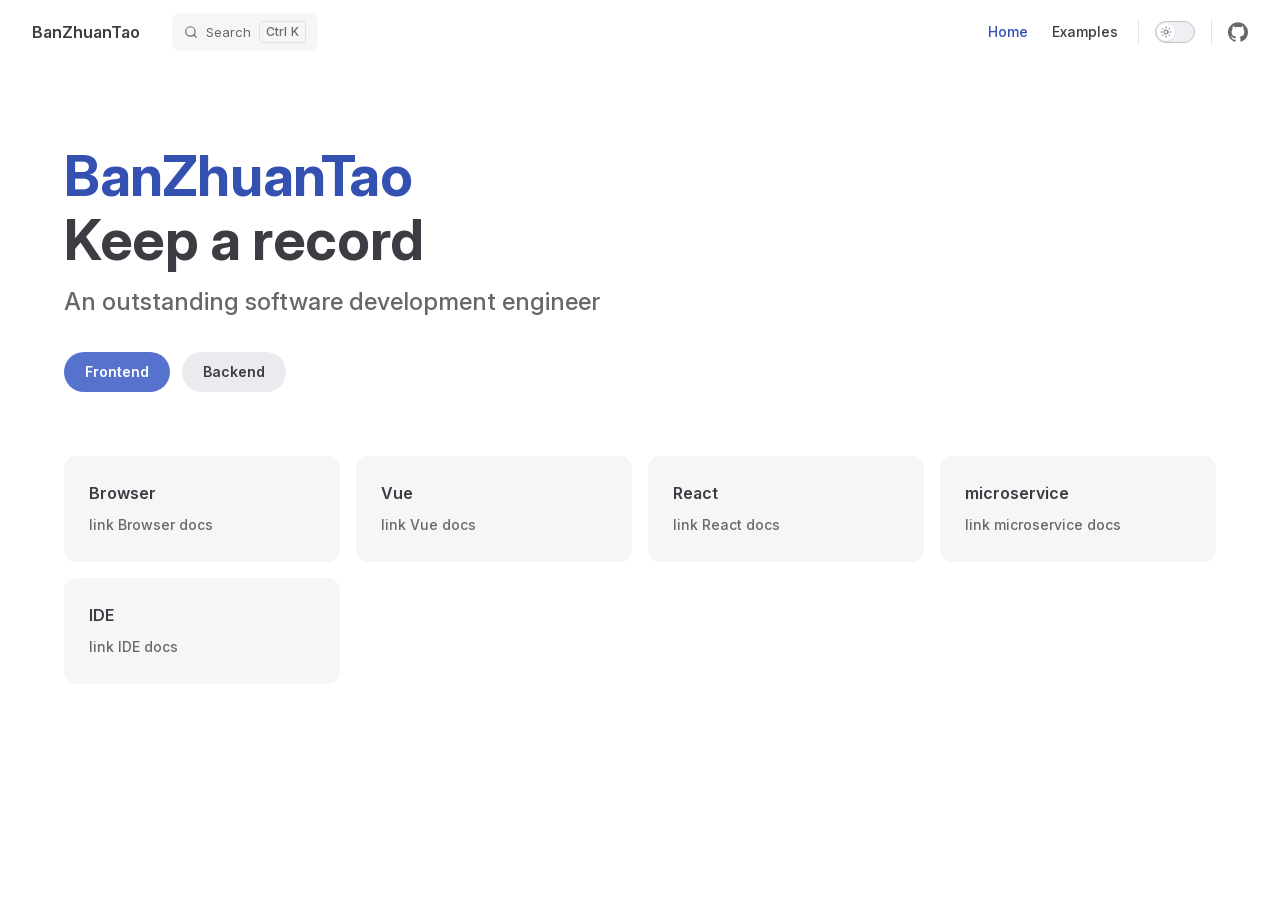
<file: index.html>
<!DOCTYPE html>
<html lang="en-US" dir="ltr">
  <head>
    <meta charset="utf-8">
    <meta name="viewport" content="width=device-width,initial-scale=1">
    <title>BanZhuanTao</title>
    <meta name="description" content="Learn programming">
    <meta name="generator" content="VitePress v2.0.0-alpha.17">
    <link rel="preload stylesheet" href="/assets/style.CLHG4H7d.css" as="style">
    <link rel="preload stylesheet" href="/vp-icons.css" as="style">
    
    <script type="module" src="/assets/app.BtGxrRI4.js"></script>
    <link rel="preload" href="/assets/inter-roman-latin.Cy4MYw_J.woff2" as="font" type="font/woff2" crossorigin="">
    <link rel="modulepreload" href="/assets/chunks/plugin-vue_export-helper.CWFOuxSp.js">
    <link rel="modulepreload" href="/assets/chunks/preload-helper.Be1fNvrY.js">
    <link rel="modulepreload" href="/assets/chunks/client.DZbG8K70.js">
    <link rel="modulepreload" href="/assets/chunks/runtime-core.esm-bundler.D9jJG0IN.js">
    <link rel="modulepreload" href="/assets/index.md.DDW9Q489.lean.js">
    <script id="check-dark-mode">(()=>{let e=localStorage.getItem(`vitepress-theme-appearance`)||`auto`,t=window.matchMedia(`(prefers-color-scheme: dark)`).matches;(!e||e===`auto`?t:e===`dark`)&&document.documentElement.classList.add(`dark`)})();</script>
    <script id="check-mac-os">document.documentElement.classList.toggle(`mac`,/Mac|iPhone|iPod|iPad/i.test(navigator.platform));</script>
  </head>
  <body>
    <div id="app"><div class="Layout" data-v-26cc9ad7><!--[--><!--]--><!--[--><span tabindex="-1" data-v-3b183302></span><a href="#VPContent" class="VPSkipLink visually-hidden" data-v-3b183302>Skip to content</a><!--]--><!----><header class="VPNav" data-v-26cc9ad7 data-v-e6b369bb><div class="VPNavBar home top" data-v-e6b369bb data-v-cee0b825><div class="wrapper" data-v-cee0b825><div class="container" data-v-cee0b825><div class="title" data-v-cee0b825><div class="VPNavBarTitle" data-v-cee0b825 data-v-acf572a1><a class="title" href="/" data-v-acf572a1><!--[--><!--]--><!----><span data-v-acf572a1>BanZhuanTao</span><!--[--><!--]--></a></div></div><div class="content" data-v-cee0b825><div class="content-body" data-v-cee0b825><!--[--><!--]--><div class="VPNavBarSearch search" data-v-cee0b825 data-v-5aafb0ab><!--[--><button type="button" class="VPNavBarSearchButton" aria-label="Search" aria-keyshortcuts="/ control+k meta+k" data-v-5aafb0ab data-v-20d44383><span class="vpi-search" aria-hidden="true" data-v-20d44383></span><span class="text" data-v-20d44383>Search</span><span class="keys" aria-hidden="true" data-v-20d44383><kbd class="key-cmd" data-v-20d44383>⌘</kbd><kbd class="key-ctrl" data-v-20d44383>Ctrl</kbd><kbd data-v-20d44383>K</kbd></span></button><!----><!--]--></div><nav aria-labelledby="main-nav-aria-label" class="VPNavBarMenu menu" data-v-cee0b825 data-v-2003a9fb><span id="main-nav-aria-label" class="visually-hidden" data-v-2003a9fb> Main Navigation </span><!--[--><!--[--><a class="VPLink link VPNavBarMenuLink active" href="/" tabindex="0" data-v-2003a9fb data-v-0ca82a2a><!--[--><span data-v-0ca82a2a>Home</span><!--]--></a><!--]--><!--[--><a class="VPLink link VPNavBarMenuLink" href="/markdown-examples.html" tabindex="0" data-v-2003a9fb data-v-0ca82a2a><!--[--><span data-v-0ca82a2a>Examples</span><!--]--></a><!--]--><!--]--></nav><!----><div class="VPNavBarAppearance appearance" data-v-cee0b825 data-v-66690546><button class="VPSwitch VPSwitchAppearance" type="button" role="switch" title aria-checked="false" data-v-66690546 data-v-f1c967fe data-v-5fdad39d><span class="check" data-v-5fdad39d><span class="icon" data-v-5fdad39d><!--[--><span class="vpi-sun sun" data-v-f1c967fe></span><span class="vpi-moon moon" data-v-f1c967fe></span><!--]--></span></span></button></div><div class="VPSocialLinks VPNavBarSocialLinks social-links" data-v-cee0b825 data-v-51cd24ef data-v-c5395a85><!--[--><a class="VPSocialLink no-icon" href="https://github.com/banzhuantao/banzhuantao.github.io" aria-label="github" target="_blank" rel="me noopener" data-v-c5395a85 data-v-8394ac6b><span class="vpi-social-github"></span></a><!--]--></div><div class="VPFlyout VPNavBarExtra extra" data-v-cee0b825 data-v-601f4626 data-v-3fb5cbc6><button type="button" class="button" aria-haspopup="true" aria-expanded="false" aria-label="extra navigation" data-v-3fb5cbc6><span class="vpi-more-horizontal icon" data-v-3fb5cbc6></span></button><div class="menu" data-v-3fb5cbc6><div class="VPMenu" data-v-3fb5cbc6 data-v-09484115><!----><!--[--><!--[--><!----><div class="group" data-v-601f4626><div class="item appearance" data-v-601f4626><p class="label" data-v-601f4626>Appearance</p><div class="appearance-action" data-v-601f4626><button class="VPSwitch VPSwitchAppearance" type="button" role="switch" title aria-checked="false" data-v-601f4626 data-v-f1c967fe data-v-5fdad39d><span class="check" data-v-5fdad39d><span class="icon" data-v-5fdad39d><!--[--><span class="vpi-sun sun" data-v-f1c967fe></span><span class="vpi-moon moon" data-v-f1c967fe></span><!--]--></span></span></button></div></div></div><div class="group" data-v-601f4626><div class="item social-links" data-v-601f4626><div class="VPSocialLinks social-links-list" data-v-601f4626 data-v-c5395a85><!--[--><a class="VPSocialLink no-icon" href="https://github.com/banzhuantao/banzhuantao.github.io" aria-label="github" target="_blank" rel="me noopener" data-v-c5395a85 data-v-8394ac6b><span class="vpi-social-github"></span></a><!--]--></div></div></div><!--]--><!--]--></div></div></div><!--[--><!--]--><button type="button" class="VPNavBarHamburger hamburger" aria-label="mobile navigation" aria-expanded="false" aria-controls="VPNavScreen" data-v-cee0b825 data-v-e5d14b28><span class="container" data-v-e5d14b28><span class="top" data-v-e5d14b28></span><span class="middle" data-v-e5d14b28></span><span class="bottom" data-v-e5d14b28></span></span></button></div></div></div></div><div class="divider" data-v-cee0b825><div class="divider-line" data-v-cee0b825></div></div></div><!----></header><!----><!----><div class="VPContent is-home" id="VPContent" data-v-26cc9ad7 data-v-2e70f1a4><div class="VPHome" data-v-2e70f1a4 data-v-d5460950><!--[--><!--]--><div class="VPHero VPHomeHero" data-v-d5460950 data-v-df2a9f4b><div class="container" data-v-df2a9f4b><div class="main" data-v-df2a9f4b><!--[--><!--]--><!--[--><h1 class="heading" data-v-df2a9f4b><span class="name clip" data-v-df2a9f4b>BanZhuanTao</span><span class="text" data-v-df2a9f4b>Keep a record</span></h1><p class="tagline" data-v-df2a9f4b>An outstanding software development engineer</p><!--]--><!--[--><!--]--><div class="actions" data-v-df2a9f4b><!--[--><!--]--><!--[--><div class="action" data-v-df2a9f4b><a class="VPButton medium brand" data-v-df2a9f4b data-v-228b9a45><!--[-->Frontend<!--]--></a></div><div class="action" data-v-df2a9f4b><a class="VPButton medium alt" data-v-df2a9f4b data-v-228b9a45><!--[-->Backend<!--]--></a></div><!--]--></div><!--[--><!--]--></div><!----></div></div><!--[--><!--]--><!--[--><!--]--><div class="VPFeatures VPHomeFeatures" data-v-d5460950 data-v-cd6f951c><div class="container" data-v-cd6f951c><div class="items" data-v-cd6f951c><!--[--><div class="grid-4 item" data-v-cd6f951c><a class="VPLink link no-icon VPFeature" href="/browser.html" data-v-cd6f951c data-v-fa7ed946><!--[--><article class="box" data-v-fa7ed946><!----><h2 class="title" data-v-fa7ed946>Browser</h2><p class="details" data-v-fa7ed946>link Browser docs</p><!----></article><!--]--></a></div><div class="grid-4 item" data-v-cd6f951c><a class="VPLink link no-icon VPFeature" href="/vue.html" data-v-cd6f951c data-v-fa7ed946><!--[--><article class="box" data-v-fa7ed946><!----><h2 class="title" data-v-fa7ed946>Vue</h2><p class="details" data-v-fa7ed946>link Vue docs</p><!----></article><!--]--></a></div><div class="grid-4 item" data-v-cd6f951c><a class="VPLink link no-icon VPFeature" href="/react.html" data-v-cd6f951c data-v-fa7ed946><!--[--><article class="box" data-v-fa7ed946><!----><h2 class="title" data-v-fa7ed946>React</h2><p class="details" data-v-fa7ed946>link React docs</p><!----></article><!--]--></a></div><div class="grid-4 item" data-v-cd6f951c><a class="VPLink link no-icon VPFeature" href="/microservice.html" data-v-cd6f951c data-v-fa7ed946><!--[--><article class="box" data-v-fa7ed946><!----><h2 class="title" data-v-fa7ed946>microservice</h2><p class="details" data-v-fa7ed946>link microservice docs</p><!----></article><!--]--></a></div><div class="grid-4 item" data-v-cd6f951c><a class="VPLink link no-icon VPFeature" href="/ide.html" data-v-cd6f951c data-v-fa7ed946><!--[--><article class="box" data-v-fa7ed946><!----><h2 class="title" data-v-fa7ed946>IDE</h2><p class="details" data-v-fa7ed946>link IDE docs</p><!----></article><!--]--></a></div><!--]--></div></div></div><!--[--><!--]--><div class="vp-doc container" style="" data-v-d5460950 data-v-61c830ec><!--[--><div style="position:relative;" data-v-d5460950><div></div></div><!--]--></div></div></div><!----><!--[--><!--]--></div></div>
    <script>window.__VP_HASH_MAP__=JSON.parse("{\"api-examples.md\":\"Cf3Gq-NN\",\"browser_index.md\":\"tNgj78IL\",\"browser_url_parsing-process.md\":\"ByfQRrlH\",\"ide_index.md\":\"Hejdm8oH\",\"ide_webstorm.md\":\"D1wMinM7\",\"index.md\":\"DDW9Q489\",\"markdown-examples.md\":\"CyKHbTK7\",\"microservice_index.md\":\"vEL7gY-S\",\"microservice_qiankun_index.md\":\"D4RiXqO7\",\"react_index.md\":\"C5fJ72V1\",\"vue_index.md\":\"CHrDb0L9\"}");window.__VP_SITE_DATA__=JSON.parse("{\"lang\":\"en-US\",\"dir\":\"ltr\",\"title\":\"BanZhuanTao\",\"description\":\"Learn programming\",\"base\":\"/\",\"head\":[],\"router\":{\"prefetchLinks\":true},\"appearance\":true,\"themeConfig\":{\"nav\":[{\"text\":\"Home\",\"link\":\"/\"},{\"text\":\"Examples\",\"link\":\"/markdown-examples\"}],\"outline\":{\"level\":[2,3],\"label\":\"本页目录\"},\"search\":{\"provider\":\"local\"},\"sidebar\":{\"/browser/\":[{\"text\":\"开始\",\"items\":[{\"text\":\"简介\",\"link\":\"/browser\"}]},{\"text\":\"URL\",\"items\":[{\"text\":\"解析过程\",\"link\":\"/browser/url/parsing-process\"}]}],\"/vue/\":[{\"text\":\"开始\",\"items\":[{\"text\":\"简介\",\"link\":\"/vue\"}]}],\"/react/\":[{\"text\":\"开始\",\"items\":[{\"text\":\"简介\",\"link\":\"/react\"}]}],\"/microservice/\":[{\"text\":\"开始\",\"items\":[{\"text\":\"简介\",\"link\":\"/microservice\"}]},{\"text\":\"前端\",\"items\":[{\"text\":\"qiankun\",\"link\":\"/microservice/qiankun\"}]}],\"/ide/\":[{\"text\":\"开始\",\"items\":[{\"text\":\"简介\",\"link\":\"/ide\"}]},{\"text\":\"IDE\",\"items\":[{\"text\":\"WebStorm\",\"link\":\"/ide/webstorm\"}]}]},\"socialLinks\":[{\"icon\":\"github\",\"link\":\"https://github.com/banzhuantao/banzhuantao.github.io\"}]},\"locales\":{},\"scrollOffset\":134,\"cleanUrls\":false,\"additionalConfig\":{}}");</script>
    
  </body>
</html>
</file>
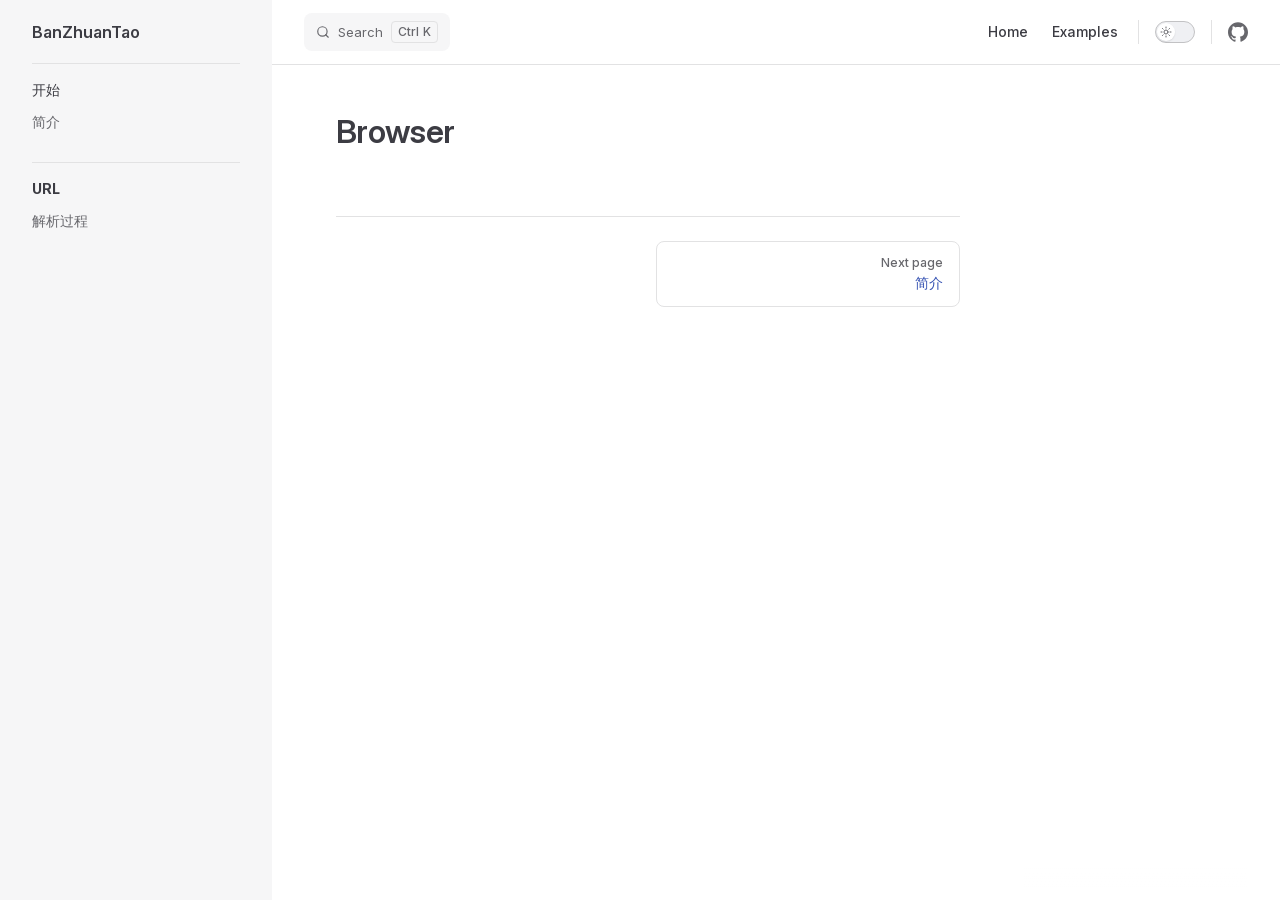
<file: browser/index.html>
<!DOCTYPE html>
<html lang="en-US" dir="ltr">
  <head>
    <meta charset="utf-8">
    <meta name="viewport" content="width=device-width,initial-scale=1">
    <title>Browser | BanZhuanTao</title>
    <meta name="description" content="Learn programming">
    <meta name="generator" content="VitePress v2.0.0-alpha.17">
    <link rel="preload stylesheet" href="/assets/style.CLHG4H7d.css" as="style">
    <link rel="preload stylesheet" href="/vp-icons.css" as="style">
    
    <script type="module" src="/assets/app.BtGxrRI4.js"></script>
    <link rel="preload" href="/assets/inter-roman-latin.Cy4MYw_J.woff2" as="font" type="font/woff2" crossorigin="">
    <link rel="modulepreload" href="/assets/chunks/plugin-vue_export-helper.CWFOuxSp.js">
    <link rel="modulepreload" href="/assets/chunks/preload-helper.Be1fNvrY.js">
    <link rel="modulepreload" href="/assets/chunks/client.DZbG8K70.js">
    <link rel="modulepreload" href="/assets/chunks/runtime-core.esm-bundler.D9jJG0IN.js">
    <link rel="modulepreload" href="/assets/browser_index.md.tNgj78IL.lean.js">
    <script id="check-dark-mode">(()=>{let e=localStorage.getItem(`vitepress-theme-appearance`)||`auto`,t=window.matchMedia(`(prefers-color-scheme: dark)`).matches;(!e||e===`auto`?t:e===`dark`)&&document.documentElement.classList.add(`dark`)})();</script>
    <script id="check-mac-os">document.documentElement.classList.toggle(`mac`,/Mac|iPhone|iPod|iPad/i.test(navigator.platform));</script>
  </head>
  <body>
    <div id="app"><div class="Layout" data-v-26cc9ad7><!--[--><!--]--><!--[--><span tabindex="-1" data-v-3b183302></span><a href="#VPContent" class="VPSkipLink visually-hidden" data-v-3b183302>Skip to content</a><!--]--><!----><header class="VPNav" data-v-26cc9ad7 data-v-e6b369bb><div class="VPNavBar has-sidebar top" data-v-e6b369bb data-v-cee0b825><div class="wrapper" data-v-cee0b825><div class="container" data-v-cee0b825><div class="title" data-v-cee0b825><div class="VPNavBarTitle has-sidebar" data-v-cee0b825 data-v-acf572a1><a class="title" href="/" data-v-acf572a1><!--[--><!--]--><!----><span data-v-acf572a1>BanZhuanTao</span><!--[--><!--]--></a></div></div><div class="content" data-v-cee0b825><div class="content-body" data-v-cee0b825><!--[--><!--]--><div class="VPNavBarSearch search" data-v-cee0b825 data-v-5aafb0ab><!--[--><button type="button" class="VPNavBarSearchButton" aria-label="Search" aria-keyshortcuts="/ control+k meta+k" data-v-5aafb0ab data-v-20d44383><span class="vpi-search" aria-hidden="true" data-v-20d44383></span><span class="text" data-v-20d44383>Search</span><span class="keys" aria-hidden="true" data-v-20d44383><kbd class="key-cmd" data-v-20d44383>⌘</kbd><kbd class="key-ctrl" data-v-20d44383>Ctrl</kbd><kbd data-v-20d44383>K</kbd></span></button><!----><!--]--></div><nav aria-labelledby="main-nav-aria-label" class="VPNavBarMenu menu" data-v-cee0b825 data-v-2003a9fb><span id="main-nav-aria-label" class="visually-hidden" data-v-2003a9fb> Main Navigation </span><!--[--><!--[--><a class="VPLink link VPNavBarMenuLink" href="/" tabindex="0" data-v-2003a9fb data-v-0ca82a2a><!--[--><span data-v-0ca82a2a>Home</span><!--]--></a><!--]--><!--[--><a class="VPLink link VPNavBarMenuLink" href="/markdown-examples.html" tabindex="0" data-v-2003a9fb data-v-0ca82a2a><!--[--><span data-v-0ca82a2a>Examples</span><!--]--></a><!--]--><!--]--></nav><!----><div class="VPNavBarAppearance appearance" data-v-cee0b825 data-v-66690546><button class="VPSwitch VPSwitchAppearance" type="button" role="switch" title aria-checked="false" data-v-66690546 data-v-f1c967fe data-v-5fdad39d><span class="check" data-v-5fdad39d><span class="icon" data-v-5fdad39d><!--[--><span class="vpi-sun sun" data-v-f1c967fe></span><span class="vpi-moon moon" data-v-f1c967fe></span><!--]--></span></span></button></div><div class="VPSocialLinks VPNavBarSocialLinks social-links" data-v-cee0b825 data-v-51cd24ef data-v-c5395a85><!--[--><a class="VPSocialLink no-icon" href="https://github.com/banzhuantao/banzhuantao.github.io" aria-label="github" target="_blank" rel="me noopener" data-v-c5395a85 data-v-8394ac6b><span class="vpi-social-github"></span></a><!--]--></div><div class="VPFlyout VPNavBarExtra extra" data-v-cee0b825 data-v-601f4626 data-v-3fb5cbc6><button type="button" class="button" aria-haspopup="true" aria-expanded="false" aria-label="extra navigation" data-v-3fb5cbc6><span class="vpi-more-horizontal icon" data-v-3fb5cbc6></span></button><div class="menu" data-v-3fb5cbc6><div class="VPMenu" data-v-3fb5cbc6 data-v-09484115><!----><!--[--><!--[--><!----><div class="group" data-v-601f4626><div class="item appearance" data-v-601f4626><p class="label" data-v-601f4626>Appearance</p><div class="appearance-action" data-v-601f4626><button class="VPSwitch VPSwitchAppearance" type="button" role="switch" title aria-checked="false" data-v-601f4626 data-v-f1c967fe data-v-5fdad39d><span class="check" data-v-5fdad39d><span class="icon" data-v-5fdad39d><!--[--><span class="vpi-sun sun" data-v-f1c967fe></span><span class="vpi-moon moon" data-v-f1c967fe></span><!--]--></span></span></button></div></div></div><div class="group" data-v-601f4626><div class="item social-links" data-v-601f4626><div class="VPSocialLinks social-links-list" data-v-601f4626 data-v-c5395a85><!--[--><a class="VPSocialLink no-icon" href="https://github.com/banzhuantao/banzhuantao.github.io" aria-label="github" target="_blank" rel="me noopener" data-v-c5395a85 data-v-8394ac6b><span class="vpi-social-github"></span></a><!--]--></div></div></div><!--]--><!--]--></div></div></div><!--[--><!--]--><button type="button" class="VPNavBarHamburger hamburger" aria-label="mobile navigation" aria-expanded="false" aria-controls="VPNavScreen" data-v-cee0b825 data-v-e5d14b28><span class="container" data-v-e5d14b28><span class="top" data-v-e5d14b28></span><span class="middle" data-v-e5d14b28></span><span class="bottom" data-v-e5d14b28></span></span></button></div></div></div></div><div class="divider" data-v-cee0b825><div class="divider-line" data-v-cee0b825></div></div></div><!----></header><div class="VPLocalNav has-sidebar empty" data-v-26cc9ad7 data-v-19f14911><div class="container" data-v-19f14911><button class="menu" aria-expanded="false" aria-controls="VPSidebarNav" data-v-19f14911><span class="vpi-align-left menu-icon" data-v-19f14911></span><span class="menu-text" data-v-19f14911>Menu</span></button><div class="VPLocalNavOutlineDropdown" style="--vp-vh:0px;" data-v-19f14911 data-v-fd73bdf1><button data-v-fd73bdf1>Return to top</button><!----></div></div></div><aside class="VPSidebar" data-v-26cc9ad7 data-v-9a40fd39><div class="curtain" data-v-9a40fd39></div><nav class="nav" id="VPSidebarNav" aria-labelledby="sidebar-aria-label" tabindex="-1" data-v-9a40fd39><span class="visually-hidden" id="sidebar-aria-label" data-v-9a40fd39> Sidebar Navigation </span><!--[--><!--]--><!--[--><div class="no-transition group" data-v-2f151a86><section class="VPSidebarItem level-0" data-v-2f151a86 data-v-7c2000ba><div class="item" role="button" tabindex="0" data-v-7c2000ba><div class="indicator" data-v-7c2000ba></div><h2 class="text" data-v-7c2000ba>开始</h2><!----></div><div class="items" data-v-7c2000ba><!--[--><div class="VPSidebarItem level-1 is-link" data-v-7c2000ba data-v-7c2000ba><div class="item" data-v-7c2000ba><div class="indicator" data-v-7c2000ba></div><a class="VPLink link link" href="/browser.html" data-v-7c2000ba><!--[--><p class="text" data-v-7c2000ba>简介</p><!--]--></a><!----></div><!----></div><!--]--></div></section></div><div class="no-transition group" data-v-2f151a86><section class="VPSidebarItem level-0" data-v-2f151a86 data-v-7c2000ba><div class="item" role="button" tabindex="0" data-v-7c2000ba><div class="indicator" data-v-7c2000ba></div><h2 class="text" data-v-7c2000ba>URL</h2><!----></div><div class="items" data-v-7c2000ba><!--[--><div class="VPSidebarItem level-1 is-link" data-v-7c2000ba data-v-7c2000ba><div class="item" data-v-7c2000ba><div class="indicator" data-v-7c2000ba></div><a class="VPLink link link" href="/browser/url/parsing-process.html" data-v-7c2000ba><!--[--><p class="text" data-v-7c2000ba>解析过程</p><!--]--></a><!----></div><!----></div><!--]--></div></section></div><!--]--><!--[--><!--]--></nav></aside><div class="VPContent has-sidebar" id="VPContent" data-v-26cc9ad7 data-v-2e70f1a4><div class="VPDoc has-sidebar has-aside" data-v-2e70f1a4 data-v-fc262e57><!--[--><!--]--><div class="container" data-v-fc262e57><div class="aside" data-v-fc262e57><div class="aside-curtain" data-v-fc262e57></div><div class="aside-container" data-v-fc262e57><div class="aside-content" data-v-fc262e57><div class="VPDocAside" data-v-fc262e57 data-v-693cf954><!--[--><!--]--><!--[--><!--]--><nav aria-labelledby="doc-outline-aria-label" class="VPDocAsideOutline" data-v-693cf954 data-v-d2ba341e><div class="content" data-v-d2ba341e><div class="outline-marker" data-v-d2ba341e></div><div aria-level="2" class="outline-title" id="doc-outline-aria-label" role="heading" data-v-d2ba341e>本页目录</div><ul class="VPDocOutlineItem root" data-v-d2ba341e data-v-d9d1b3f3><!--[--><!--]--></ul></div></nav><!--[--><!--]--><div class="spacer" data-v-693cf954></div><!--[--><!--]--><!----><!--[--><!--]--><!--[--><!--]--></div></div></div></div><div class="content" data-v-fc262e57><div class="content-container" data-v-fc262e57><!--[--><!--]--><main class="main" data-v-fc262e57><div style="position:relative;" class="vp-doc _browser_" data-v-fc262e57><div><h1 id="browser" tabindex="-1">Browser <a class="header-anchor" href="#browser" aria-label="Permalink to “Browser”">​</a></h1></div></div></main><footer class="VPDocFooter" data-v-fc262e57 data-v-549180a9><!--[--><!--]--><!----><nav class="prev-next" aria-labelledby="doc-footer-aria-label" data-v-549180a9><span class="visually-hidden" id="doc-footer-aria-label" data-v-549180a9>Pager</span><div class="pager" data-v-549180a9><!----></div><div class="pager" data-v-549180a9><a class="VPLink link pager-link next" href="/browser.html" data-v-549180a9><!--[--><span class="desc" data-v-549180a9>Next page</span><span class="title" data-v-549180a9>简介</span><!--]--></a></div></nav></footer><!--[--><!--]--></div></div></div><!--[--><!--]--></div></div><!----><!--[--><!--]--></div></div>
    <script>window.__VP_HASH_MAP__=JSON.parse("{\"api-examples.md\":\"Cf3Gq-NN\",\"browser_index.md\":\"tNgj78IL\",\"browser_url_parsing-process.md\":\"ByfQRrlH\",\"ide_index.md\":\"Hejdm8oH\",\"ide_webstorm.md\":\"D1wMinM7\",\"index.md\":\"DDW9Q489\",\"markdown-examples.md\":\"CyKHbTK7\",\"microservice_index.md\":\"vEL7gY-S\",\"microservice_qiankun_index.md\":\"D4RiXqO7\",\"react_index.md\":\"C5fJ72V1\",\"vue_index.md\":\"CHrDb0L9\"}");window.__VP_SITE_DATA__=JSON.parse("{\"lang\":\"en-US\",\"dir\":\"ltr\",\"title\":\"BanZhuanTao\",\"description\":\"Learn programming\",\"base\":\"/\",\"head\":[],\"router\":{\"prefetchLinks\":true},\"appearance\":true,\"themeConfig\":{\"nav\":[{\"text\":\"Home\",\"link\":\"/\"},{\"text\":\"Examples\",\"link\":\"/markdown-examples\"}],\"outline\":{\"level\":[2,3],\"label\":\"本页目录\"},\"search\":{\"provider\":\"local\"},\"sidebar\":{\"/browser/\":[{\"text\":\"开始\",\"items\":[{\"text\":\"简介\",\"link\":\"/browser\"}]},{\"text\":\"URL\",\"items\":[{\"text\":\"解析过程\",\"link\":\"/browser/url/parsing-process\"}]}],\"/vue/\":[{\"text\":\"开始\",\"items\":[{\"text\":\"简介\",\"link\":\"/vue\"}]}],\"/react/\":[{\"text\":\"开始\",\"items\":[{\"text\":\"简介\",\"link\":\"/react\"}]}],\"/microservice/\":[{\"text\":\"开始\",\"items\":[{\"text\":\"简介\",\"link\":\"/microservice\"}]},{\"text\":\"前端\",\"items\":[{\"text\":\"qiankun\",\"link\":\"/microservice/qiankun\"}]}],\"/ide/\":[{\"text\":\"开始\",\"items\":[{\"text\":\"简介\",\"link\":\"/ide\"}]},{\"text\":\"IDE\",\"items\":[{\"text\":\"WebStorm\",\"link\":\"/ide/webstorm\"}]}]},\"socialLinks\":[{\"icon\":\"github\",\"link\":\"https://github.com/banzhuantao/banzhuantao.github.io\"}]},\"locales\":{},\"scrollOffset\":134,\"cleanUrls\":false,\"additionalConfig\":{}}");</script>
    
  </body>
</html>
</file>
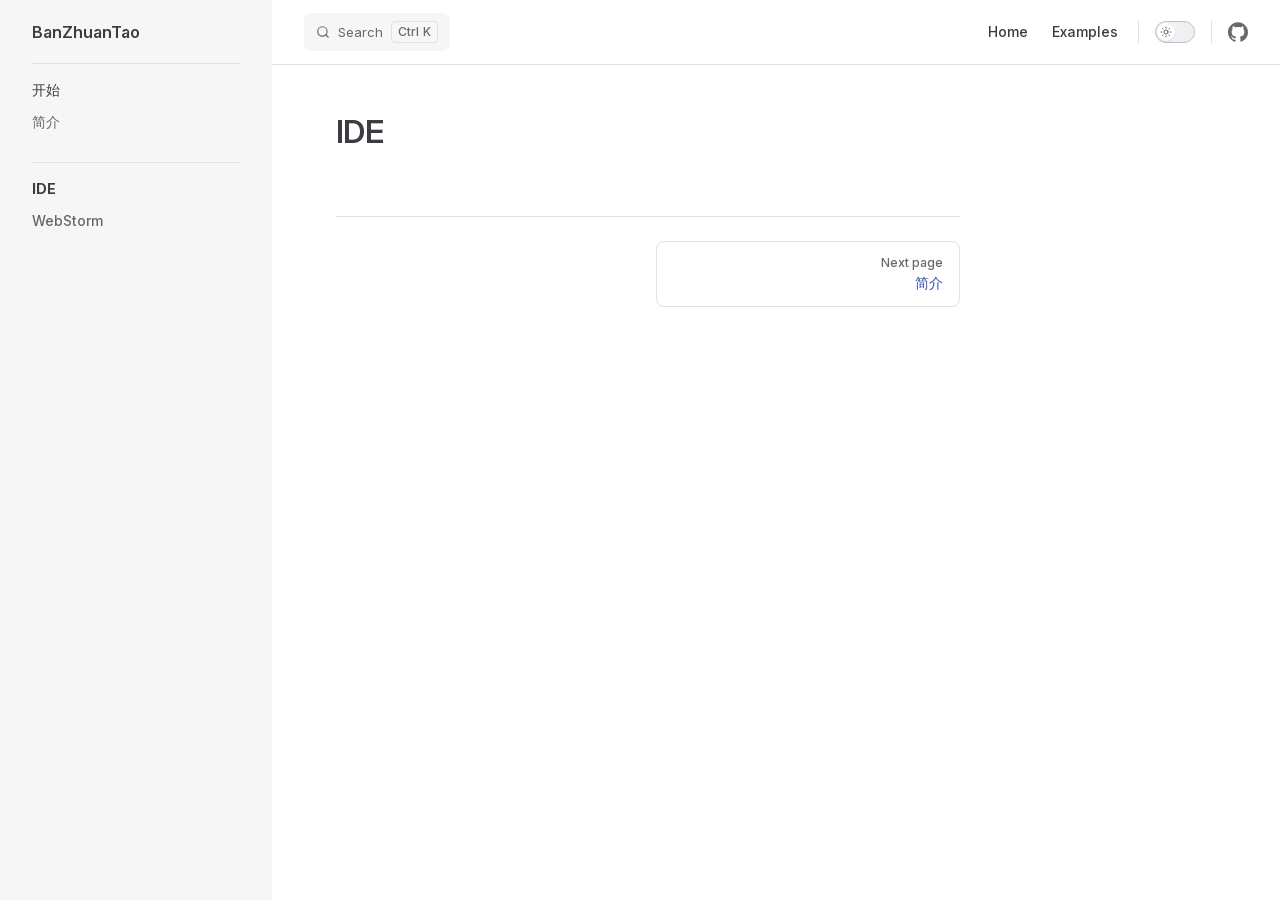
<file: ide/index.html>
<!DOCTYPE html>
<html lang="en-US" dir="ltr">
  <head>
    <meta charset="utf-8">
    <meta name="viewport" content="width=device-width,initial-scale=1">
    <title>IDE | BanZhuanTao</title>
    <meta name="description" content="Learn programming">
    <meta name="generator" content="VitePress v2.0.0-alpha.17">
    <link rel="preload stylesheet" href="/assets/style.CLHG4H7d.css" as="style">
    <link rel="preload stylesheet" href="/vp-icons.css" as="style">
    
    <script type="module" src="/assets/app.BtGxrRI4.js"></script>
    <link rel="preload" href="/assets/inter-roman-latin.Cy4MYw_J.woff2" as="font" type="font/woff2" crossorigin="">
    <link rel="modulepreload" href="/assets/chunks/plugin-vue_export-helper.CWFOuxSp.js">
    <link rel="modulepreload" href="/assets/chunks/preload-helper.Be1fNvrY.js">
    <link rel="modulepreload" href="/assets/chunks/client.DZbG8K70.js">
    <link rel="modulepreload" href="/assets/chunks/runtime-core.esm-bundler.D9jJG0IN.js">
    <link rel="modulepreload" href="/assets/ide_index.md.Hejdm8oH.lean.js">
    <script id="check-dark-mode">(()=>{let e=localStorage.getItem(`vitepress-theme-appearance`)||`auto`,t=window.matchMedia(`(prefers-color-scheme: dark)`).matches;(!e||e===`auto`?t:e===`dark`)&&document.documentElement.classList.add(`dark`)})();</script>
    <script id="check-mac-os">document.documentElement.classList.toggle(`mac`,/Mac|iPhone|iPod|iPad/i.test(navigator.platform));</script>
  </head>
  <body>
    <div id="app"><div class="Layout" data-v-26cc9ad7><!--[--><!--]--><!--[--><span tabindex="-1" data-v-3b183302></span><a href="#VPContent" class="VPSkipLink visually-hidden" data-v-3b183302>Skip to content</a><!--]--><!----><header class="VPNav" data-v-26cc9ad7 data-v-e6b369bb><div class="VPNavBar has-sidebar top" data-v-e6b369bb data-v-cee0b825><div class="wrapper" data-v-cee0b825><div class="container" data-v-cee0b825><div class="title" data-v-cee0b825><div class="VPNavBarTitle has-sidebar" data-v-cee0b825 data-v-acf572a1><a class="title" href="/" data-v-acf572a1><!--[--><!--]--><!----><span data-v-acf572a1>BanZhuanTao</span><!--[--><!--]--></a></div></div><div class="content" data-v-cee0b825><div class="content-body" data-v-cee0b825><!--[--><!--]--><div class="VPNavBarSearch search" data-v-cee0b825 data-v-5aafb0ab><!--[--><button type="button" class="VPNavBarSearchButton" aria-label="Search" aria-keyshortcuts="/ control+k meta+k" data-v-5aafb0ab data-v-20d44383><span class="vpi-search" aria-hidden="true" data-v-20d44383></span><span class="text" data-v-20d44383>Search</span><span class="keys" aria-hidden="true" data-v-20d44383><kbd class="key-cmd" data-v-20d44383>⌘</kbd><kbd class="key-ctrl" data-v-20d44383>Ctrl</kbd><kbd data-v-20d44383>K</kbd></span></button><!----><!--]--></div><nav aria-labelledby="main-nav-aria-label" class="VPNavBarMenu menu" data-v-cee0b825 data-v-2003a9fb><span id="main-nav-aria-label" class="visually-hidden" data-v-2003a9fb> Main Navigation </span><!--[--><!--[--><a class="VPLink link VPNavBarMenuLink" href="/" tabindex="0" data-v-2003a9fb data-v-0ca82a2a><!--[--><span data-v-0ca82a2a>Home</span><!--]--></a><!--]--><!--[--><a class="VPLink link VPNavBarMenuLink" href="/markdown-examples.html" tabindex="0" data-v-2003a9fb data-v-0ca82a2a><!--[--><span data-v-0ca82a2a>Examples</span><!--]--></a><!--]--><!--]--></nav><!----><div class="VPNavBarAppearance appearance" data-v-cee0b825 data-v-66690546><button class="VPSwitch VPSwitchAppearance" type="button" role="switch" title aria-checked="false" data-v-66690546 data-v-f1c967fe data-v-5fdad39d><span class="check" data-v-5fdad39d><span class="icon" data-v-5fdad39d><!--[--><span class="vpi-sun sun" data-v-f1c967fe></span><span class="vpi-moon moon" data-v-f1c967fe></span><!--]--></span></span></button></div><div class="VPSocialLinks VPNavBarSocialLinks social-links" data-v-cee0b825 data-v-51cd24ef data-v-c5395a85><!--[--><a class="VPSocialLink no-icon" href="https://github.com/banzhuantao/banzhuantao.github.io" aria-label="github" target="_blank" rel="me noopener" data-v-c5395a85 data-v-8394ac6b><span class="vpi-social-github"></span></a><!--]--></div><div class="VPFlyout VPNavBarExtra extra" data-v-cee0b825 data-v-601f4626 data-v-3fb5cbc6><button type="button" class="button" aria-haspopup="true" aria-expanded="false" aria-label="extra navigation" data-v-3fb5cbc6><span class="vpi-more-horizontal icon" data-v-3fb5cbc6></span></button><div class="menu" data-v-3fb5cbc6><div class="VPMenu" data-v-3fb5cbc6 data-v-09484115><!----><!--[--><!--[--><!----><div class="group" data-v-601f4626><div class="item appearance" data-v-601f4626><p class="label" data-v-601f4626>Appearance</p><div class="appearance-action" data-v-601f4626><button class="VPSwitch VPSwitchAppearance" type="button" role="switch" title aria-checked="false" data-v-601f4626 data-v-f1c967fe data-v-5fdad39d><span class="check" data-v-5fdad39d><span class="icon" data-v-5fdad39d><!--[--><span class="vpi-sun sun" data-v-f1c967fe></span><span class="vpi-moon moon" data-v-f1c967fe></span><!--]--></span></span></button></div></div></div><div class="group" data-v-601f4626><div class="item social-links" data-v-601f4626><div class="VPSocialLinks social-links-list" data-v-601f4626 data-v-c5395a85><!--[--><a class="VPSocialLink no-icon" href="https://github.com/banzhuantao/banzhuantao.github.io" aria-label="github" target="_blank" rel="me noopener" data-v-c5395a85 data-v-8394ac6b><span class="vpi-social-github"></span></a><!--]--></div></div></div><!--]--><!--]--></div></div></div><!--[--><!--]--><button type="button" class="VPNavBarHamburger hamburger" aria-label="mobile navigation" aria-expanded="false" aria-controls="VPNavScreen" data-v-cee0b825 data-v-e5d14b28><span class="container" data-v-e5d14b28><span class="top" data-v-e5d14b28></span><span class="middle" data-v-e5d14b28></span><span class="bottom" data-v-e5d14b28></span></span></button></div></div></div></div><div class="divider" data-v-cee0b825><div class="divider-line" data-v-cee0b825></div></div></div><!----></header><div class="VPLocalNav has-sidebar empty" data-v-26cc9ad7 data-v-19f14911><div class="container" data-v-19f14911><button class="menu" aria-expanded="false" aria-controls="VPSidebarNav" data-v-19f14911><span class="vpi-align-left menu-icon" data-v-19f14911></span><span class="menu-text" data-v-19f14911>Menu</span></button><div class="VPLocalNavOutlineDropdown" style="--vp-vh:0px;" data-v-19f14911 data-v-fd73bdf1><button data-v-fd73bdf1>Return to top</button><!----></div></div></div><aside class="VPSidebar" data-v-26cc9ad7 data-v-9a40fd39><div class="curtain" data-v-9a40fd39></div><nav class="nav" id="VPSidebarNav" aria-labelledby="sidebar-aria-label" tabindex="-1" data-v-9a40fd39><span class="visually-hidden" id="sidebar-aria-label" data-v-9a40fd39> Sidebar Navigation </span><!--[--><!--]--><!--[--><div class="no-transition group" data-v-2f151a86><section class="VPSidebarItem level-0" data-v-2f151a86 data-v-7c2000ba><div class="item" role="button" tabindex="0" data-v-7c2000ba><div class="indicator" data-v-7c2000ba></div><h2 class="text" data-v-7c2000ba>开始</h2><!----></div><div class="items" data-v-7c2000ba><!--[--><div class="VPSidebarItem level-1 is-link" data-v-7c2000ba data-v-7c2000ba><div class="item" data-v-7c2000ba><div class="indicator" data-v-7c2000ba></div><a class="VPLink link link" href="/ide.html" data-v-7c2000ba><!--[--><p class="text" data-v-7c2000ba>简介</p><!--]--></a><!----></div><!----></div><!--]--></div></section></div><div class="no-transition group" data-v-2f151a86><section class="VPSidebarItem level-0" data-v-2f151a86 data-v-7c2000ba><div class="item" role="button" tabindex="0" data-v-7c2000ba><div class="indicator" data-v-7c2000ba></div><h2 class="text" data-v-7c2000ba>IDE</h2><!----></div><div class="items" data-v-7c2000ba><!--[--><div class="VPSidebarItem level-1 is-link" data-v-7c2000ba data-v-7c2000ba><div class="item" data-v-7c2000ba><div class="indicator" data-v-7c2000ba></div><a class="VPLink link link" href="/ide/webstorm.html" data-v-7c2000ba><!--[--><p class="text" data-v-7c2000ba>WebStorm</p><!--]--></a><!----></div><!----></div><!--]--></div></section></div><!--]--><!--[--><!--]--></nav></aside><div class="VPContent has-sidebar" id="VPContent" data-v-26cc9ad7 data-v-2e70f1a4><div class="VPDoc has-sidebar has-aside" data-v-2e70f1a4 data-v-fc262e57><!--[--><!--]--><div class="container" data-v-fc262e57><div class="aside" data-v-fc262e57><div class="aside-curtain" data-v-fc262e57></div><div class="aside-container" data-v-fc262e57><div class="aside-content" data-v-fc262e57><div class="VPDocAside" data-v-fc262e57 data-v-693cf954><!--[--><!--]--><!--[--><!--]--><nav aria-labelledby="doc-outline-aria-label" class="VPDocAsideOutline" data-v-693cf954 data-v-d2ba341e><div class="content" data-v-d2ba341e><div class="outline-marker" data-v-d2ba341e></div><div aria-level="2" class="outline-title" id="doc-outline-aria-label" role="heading" data-v-d2ba341e>本页目录</div><ul class="VPDocOutlineItem root" data-v-d2ba341e data-v-d9d1b3f3><!--[--><!--]--></ul></div></nav><!--[--><!--]--><div class="spacer" data-v-693cf954></div><!--[--><!--]--><!----><!--[--><!--]--><!--[--><!--]--></div></div></div></div><div class="content" data-v-fc262e57><div class="content-container" data-v-fc262e57><!--[--><!--]--><main class="main" data-v-fc262e57><div style="position:relative;" class="vp-doc _ide_" data-v-fc262e57><div><h1 id="ide" tabindex="-1">IDE <a class="header-anchor" href="#ide" aria-label="Permalink to “IDE”">​</a></h1></div></div></main><footer class="VPDocFooter" data-v-fc262e57 data-v-549180a9><!--[--><!--]--><!----><nav class="prev-next" aria-labelledby="doc-footer-aria-label" data-v-549180a9><span class="visually-hidden" id="doc-footer-aria-label" data-v-549180a9>Pager</span><div class="pager" data-v-549180a9><!----></div><div class="pager" data-v-549180a9><a class="VPLink link pager-link next" href="/ide.html" data-v-549180a9><!--[--><span class="desc" data-v-549180a9>Next page</span><span class="title" data-v-549180a9>简介</span><!--]--></a></div></nav></footer><!--[--><!--]--></div></div></div><!--[--><!--]--></div></div><!----><!--[--><!--]--></div></div>
    <script>window.__VP_HASH_MAP__=JSON.parse("{\"api-examples.md\":\"Cf3Gq-NN\",\"browser_index.md\":\"tNgj78IL\",\"browser_url_parsing-process.md\":\"ByfQRrlH\",\"ide_index.md\":\"Hejdm8oH\",\"ide_webstorm.md\":\"D1wMinM7\",\"index.md\":\"DDW9Q489\",\"markdown-examples.md\":\"CyKHbTK7\",\"microservice_index.md\":\"vEL7gY-S\",\"microservice_qiankun_index.md\":\"D4RiXqO7\",\"react_index.md\":\"C5fJ72V1\",\"vue_index.md\":\"CHrDb0L9\"}");window.__VP_SITE_DATA__=JSON.parse("{\"lang\":\"en-US\",\"dir\":\"ltr\",\"title\":\"BanZhuanTao\",\"description\":\"Learn programming\",\"base\":\"/\",\"head\":[],\"router\":{\"prefetchLinks\":true},\"appearance\":true,\"themeConfig\":{\"nav\":[{\"text\":\"Home\",\"link\":\"/\"},{\"text\":\"Examples\",\"link\":\"/markdown-examples\"}],\"outline\":{\"level\":[2,3],\"label\":\"本页目录\"},\"search\":{\"provider\":\"local\"},\"sidebar\":{\"/browser/\":[{\"text\":\"开始\",\"items\":[{\"text\":\"简介\",\"link\":\"/browser\"}]},{\"text\":\"URL\",\"items\":[{\"text\":\"解析过程\",\"link\":\"/browser/url/parsing-process\"}]}],\"/vue/\":[{\"text\":\"开始\",\"items\":[{\"text\":\"简介\",\"link\":\"/vue\"}]}],\"/react/\":[{\"text\":\"开始\",\"items\":[{\"text\":\"简介\",\"link\":\"/react\"}]}],\"/microservice/\":[{\"text\":\"开始\",\"items\":[{\"text\":\"简介\",\"link\":\"/microservice\"}]},{\"text\":\"前端\",\"items\":[{\"text\":\"qiankun\",\"link\":\"/microservice/qiankun\"}]}],\"/ide/\":[{\"text\":\"开始\",\"items\":[{\"text\":\"简介\",\"link\":\"/ide\"}]},{\"text\":\"IDE\",\"items\":[{\"text\":\"WebStorm\",\"link\":\"/ide/webstorm\"}]}]},\"socialLinks\":[{\"icon\":\"github\",\"link\":\"https://github.com/banzhuantao/banzhuantao.github.io\"}]},\"locales\":{},\"scrollOffset\":134,\"cleanUrls\":false,\"additionalConfig\":{}}");</script>
    
  </body>
</html>
</file>
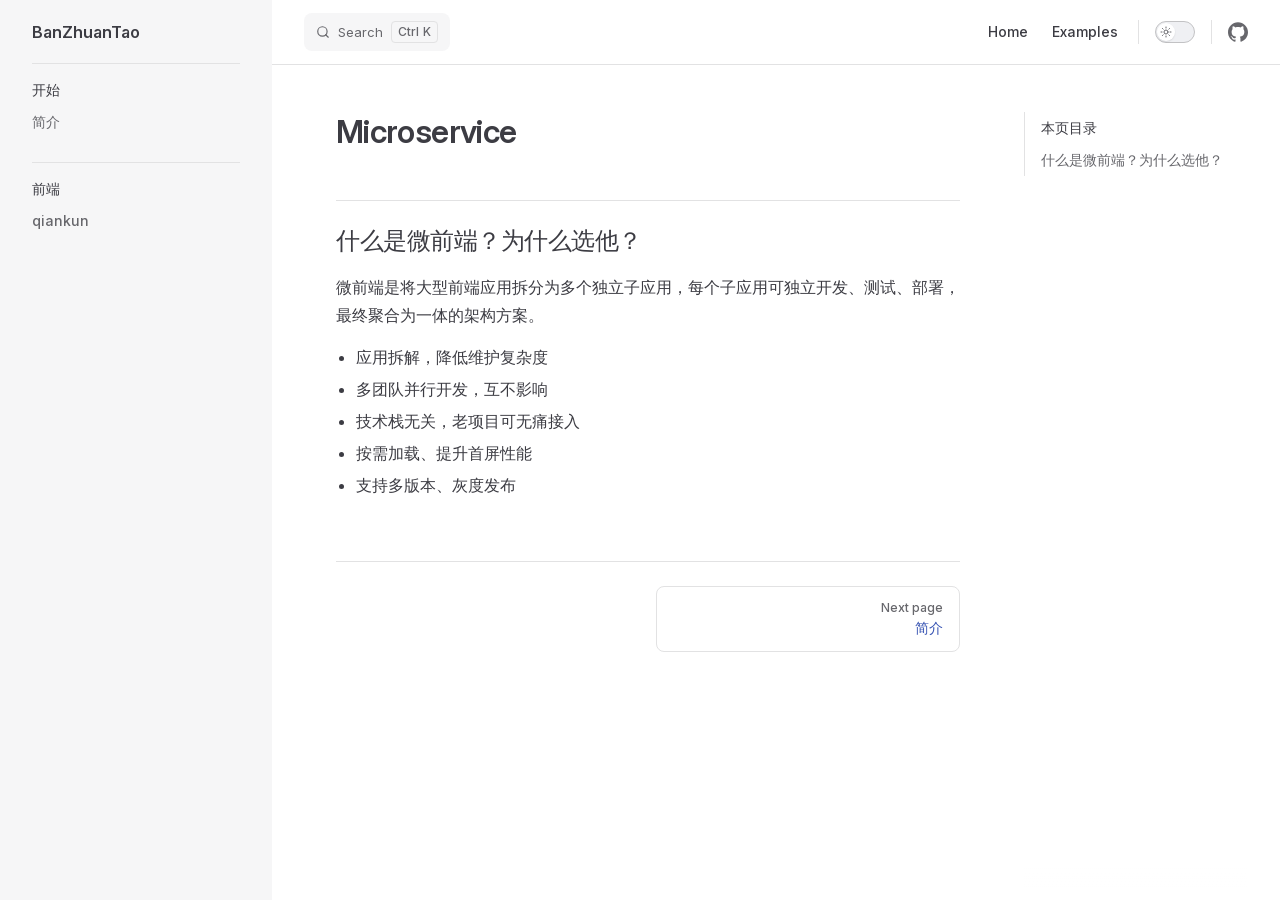
<file: microservice/index.html>
<!DOCTYPE html>
<html lang="en-US" dir="ltr">
  <head>
    <meta charset="utf-8">
    <meta name="viewport" content="width=device-width,initial-scale=1">
    <title>Microservice | BanZhuanTao</title>
    <meta name="description" content="Learn programming">
    <meta name="generator" content="VitePress v2.0.0-alpha.17">
    <link rel="preload stylesheet" href="/assets/style.CLHG4H7d.css" as="style">
    <link rel="preload stylesheet" href="/vp-icons.css" as="style">
    
    <script type="module" src="/assets/app.BtGxrRI4.js"></script>
    <link rel="preload" href="/assets/inter-roman-latin.Cy4MYw_J.woff2" as="font" type="font/woff2" crossorigin="">
    <link rel="modulepreload" href="/assets/chunks/plugin-vue_export-helper.CWFOuxSp.js">
    <link rel="modulepreload" href="/assets/chunks/preload-helper.Be1fNvrY.js">
    <link rel="modulepreload" href="/assets/chunks/client.DZbG8K70.js">
    <link rel="modulepreload" href="/assets/chunks/runtime-core.esm-bundler.D9jJG0IN.js">
    <link rel="modulepreload" href="/assets/microservice_index.md.vEL7gY-S.lean.js">
    <script id="check-dark-mode">(()=>{let e=localStorage.getItem(`vitepress-theme-appearance`)||`auto`,t=window.matchMedia(`(prefers-color-scheme: dark)`).matches;(!e||e===`auto`?t:e===`dark`)&&document.documentElement.classList.add(`dark`)})();</script>
    <script id="check-mac-os">document.documentElement.classList.toggle(`mac`,/Mac|iPhone|iPod|iPad/i.test(navigator.platform));</script>
  </head>
  <body>
    <div id="app"><div class="Layout" data-v-26cc9ad7><!--[--><!--]--><!--[--><span tabindex="-1" data-v-3b183302></span><a href="#VPContent" class="VPSkipLink visually-hidden" data-v-3b183302>Skip to content</a><!--]--><!----><header class="VPNav" data-v-26cc9ad7 data-v-e6b369bb><div class="VPNavBar has-sidebar top" data-v-e6b369bb data-v-cee0b825><div class="wrapper" data-v-cee0b825><div class="container" data-v-cee0b825><div class="title" data-v-cee0b825><div class="VPNavBarTitle has-sidebar" data-v-cee0b825 data-v-acf572a1><a class="title" href="/" data-v-acf572a1><!--[--><!--]--><!----><span data-v-acf572a1>BanZhuanTao</span><!--[--><!--]--></a></div></div><div class="content" data-v-cee0b825><div class="content-body" data-v-cee0b825><!--[--><!--]--><div class="VPNavBarSearch search" data-v-cee0b825 data-v-5aafb0ab><!--[--><button type="button" class="VPNavBarSearchButton" aria-label="Search" aria-keyshortcuts="/ control+k meta+k" data-v-5aafb0ab data-v-20d44383><span class="vpi-search" aria-hidden="true" data-v-20d44383></span><span class="text" data-v-20d44383>Search</span><span class="keys" aria-hidden="true" data-v-20d44383><kbd class="key-cmd" data-v-20d44383>⌘</kbd><kbd class="key-ctrl" data-v-20d44383>Ctrl</kbd><kbd data-v-20d44383>K</kbd></span></button><!----><!--]--></div><nav aria-labelledby="main-nav-aria-label" class="VPNavBarMenu menu" data-v-cee0b825 data-v-2003a9fb><span id="main-nav-aria-label" class="visually-hidden" data-v-2003a9fb> Main Navigation </span><!--[--><!--[--><a class="VPLink link VPNavBarMenuLink" href="/" tabindex="0" data-v-2003a9fb data-v-0ca82a2a><!--[--><span data-v-0ca82a2a>Home</span><!--]--></a><!--]--><!--[--><a class="VPLink link VPNavBarMenuLink" href="/markdown-examples.html" tabindex="0" data-v-2003a9fb data-v-0ca82a2a><!--[--><span data-v-0ca82a2a>Examples</span><!--]--></a><!--]--><!--]--></nav><!----><div class="VPNavBarAppearance appearance" data-v-cee0b825 data-v-66690546><button class="VPSwitch VPSwitchAppearance" type="button" role="switch" title aria-checked="false" data-v-66690546 data-v-f1c967fe data-v-5fdad39d><span class="check" data-v-5fdad39d><span class="icon" data-v-5fdad39d><!--[--><span class="vpi-sun sun" data-v-f1c967fe></span><span class="vpi-moon moon" data-v-f1c967fe></span><!--]--></span></span></button></div><div class="VPSocialLinks VPNavBarSocialLinks social-links" data-v-cee0b825 data-v-51cd24ef data-v-c5395a85><!--[--><a class="VPSocialLink no-icon" href="https://github.com/banzhuantao/banzhuantao.github.io" aria-label="github" target="_blank" rel="me noopener" data-v-c5395a85 data-v-8394ac6b><span class="vpi-social-github"></span></a><!--]--></div><div class="VPFlyout VPNavBarExtra extra" data-v-cee0b825 data-v-601f4626 data-v-3fb5cbc6><button type="button" class="button" aria-haspopup="true" aria-expanded="false" aria-label="extra navigation" data-v-3fb5cbc6><span class="vpi-more-horizontal icon" data-v-3fb5cbc6></span></button><div class="menu" data-v-3fb5cbc6><div class="VPMenu" data-v-3fb5cbc6 data-v-09484115><!----><!--[--><!--[--><!----><div class="group" data-v-601f4626><div class="item appearance" data-v-601f4626><p class="label" data-v-601f4626>Appearance</p><div class="appearance-action" data-v-601f4626><button class="VPSwitch VPSwitchAppearance" type="button" role="switch" title aria-checked="false" data-v-601f4626 data-v-f1c967fe data-v-5fdad39d><span class="check" data-v-5fdad39d><span class="icon" data-v-5fdad39d><!--[--><span class="vpi-sun sun" data-v-f1c967fe></span><span class="vpi-moon moon" data-v-f1c967fe></span><!--]--></span></span></button></div></div></div><div class="group" data-v-601f4626><div class="item social-links" data-v-601f4626><div class="VPSocialLinks social-links-list" data-v-601f4626 data-v-c5395a85><!--[--><a class="VPSocialLink no-icon" href="https://github.com/banzhuantao/banzhuantao.github.io" aria-label="github" target="_blank" rel="me noopener" data-v-c5395a85 data-v-8394ac6b><span class="vpi-social-github"></span></a><!--]--></div></div></div><!--]--><!--]--></div></div></div><!--[--><!--]--><button type="button" class="VPNavBarHamburger hamburger" aria-label="mobile navigation" aria-expanded="false" aria-controls="VPNavScreen" data-v-cee0b825 data-v-e5d14b28><span class="container" data-v-e5d14b28><span class="top" data-v-e5d14b28></span><span class="middle" data-v-e5d14b28></span><span class="bottom" data-v-e5d14b28></span></span></button></div></div></div></div><div class="divider" data-v-cee0b825><div class="divider-line" data-v-cee0b825></div></div></div><!----></header><div class="VPLocalNav has-sidebar empty" data-v-26cc9ad7 data-v-19f14911><div class="container" data-v-19f14911><button class="menu" aria-expanded="false" aria-controls="VPSidebarNav" data-v-19f14911><span class="vpi-align-left menu-icon" data-v-19f14911></span><span class="menu-text" data-v-19f14911>Menu</span></button><div class="VPLocalNavOutlineDropdown" style="--vp-vh:0px;" data-v-19f14911 data-v-fd73bdf1><button data-v-fd73bdf1>Return to top</button><!----></div></div></div><aside class="VPSidebar" data-v-26cc9ad7 data-v-9a40fd39><div class="curtain" data-v-9a40fd39></div><nav class="nav" id="VPSidebarNav" aria-labelledby="sidebar-aria-label" tabindex="-1" data-v-9a40fd39><span class="visually-hidden" id="sidebar-aria-label" data-v-9a40fd39> Sidebar Navigation </span><!--[--><!--]--><!--[--><div class="no-transition group" data-v-2f151a86><section class="VPSidebarItem level-0" data-v-2f151a86 data-v-7c2000ba><div class="item" role="button" tabindex="0" data-v-7c2000ba><div class="indicator" data-v-7c2000ba></div><h2 class="text" data-v-7c2000ba>开始</h2><!----></div><div class="items" data-v-7c2000ba><!--[--><div class="VPSidebarItem level-1 is-link" data-v-7c2000ba data-v-7c2000ba><div class="item" data-v-7c2000ba><div class="indicator" data-v-7c2000ba></div><a class="VPLink link link" href="/microservice.html" data-v-7c2000ba><!--[--><p class="text" data-v-7c2000ba>简介</p><!--]--></a><!----></div><!----></div><!--]--></div></section></div><div class="no-transition group" data-v-2f151a86><section class="VPSidebarItem level-0" data-v-2f151a86 data-v-7c2000ba><div class="item" role="button" tabindex="0" data-v-7c2000ba><div class="indicator" data-v-7c2000ba></div><h2 class="text" data-v-7c2000ba>前端</h2><!----></div><div class="items" data-v-7c2000ba><!--[--><div class="VPSidebarItem level-1 is-link" data-v-7c2000ba data-v-7c2000ba><div class="item" data-v-7c2000ba><div class="indicator" data-v-7c2000ba></div><a class="VPLink link link" href="/microservice/qiankun.html" data-v-7c2000ba><!--[--><p class="text" data-v-7c2000ba>qiankun</p><!--]--></a><!----></div><!----></div><!--]--></div></section></div><!--]--><!--[--><!--]--></nav></aside><div class="VPContent has-sidebar" id="VPContent" data-v-26cc9ad7 data-v-2e70f1a4><div class="VPDoc has-sidebar has-aside" data-v-2e70f1a4 data-v-fc262e57><!--[--><!--]--><div class="container" data-v-fc262e57><div class="aside" data-v-fc262e57><div class="aside-curtain" data-v-fc262e57></div><div class="aside-container" data-v-fc262e57><div class="aside-content" data-v-fc262e57><div class="VPDocAside" data-v-fc262e57 data-v-693cf954><!--[--><!--]--><!--[--><!--]--><nav aria-labelledby="doc-outline-aria-label" class="VPDocAsideOutline" data-v-693cf954 data-v-d2ba341e><div class="content" data-v-d2ba341e><div class="outline-marker" data-v-d2ba341e></div><div aria-level="2" class="outline-title" id="doc-outline-aria-label" role="heading" data-v-d2ba341e>本页目录</div><ul class="VPDocOutlineItem root" data-v-d2ba341e data-v-d9d1b3f3><!--[--><!--]--></ul></div></nav><!--[--><!--]--><div class="spacer" data-v-693cf954></div><!--[--><!--]--><!----><!--[--><!--]--><!--[--><!--]--></div></div></div></div><div class="content" data-v-fc262e57><div class="content-container" data-v-fc262e57><!--[--><!--]--><main class="main" data-v-fc262e57><div style="position:relative;" class="vp-doc _microservice_" data-v-fc262e57><div><h1 id="microservice" tabindex="-1">Microservice <a class="header-anchor" href="#microservice" aria-label="Permalink to “Microservice”">​</a></h1><h2 id="什么是微前端-为什么选他" tabindex="-1">什么是微前端？为什么选他？ <a class="header-anchor" href="#什么是微前端-为什么选他" aria-label="Permalink to “什么是微前端？为什么选他？”">​</a></h2><p>微前端是将大型前端应用拆分为多个独立子应用，每个子应用可独立开发、测试、部署，最终聚合为一体的架构方案。</p><ul><li>应用拆解，降低维护复杂度</li><li>多团队并行开发，互不影响</li><li>技术栈无关，老项目可无痛接入</li><li>按需加载、提升首屏性能</li><li>支持多版本、灰度发布</li></ul></div></div></main><footer class="VPDocFooter" data-v-fc262e57 data-v-549180a9><!--[--><!--]--><!----><nav class="prev-next" aria-labelledby="doc-footer-aria-label" data-v-549180a9><span class="visually-hidden" id="doc-footer-aria-label" data-v-549180a9>Pager</span><div class="pager" data-v-549180a9><!----></div><div class="pager" data-v-549180a9><a class="VPLink link pager-link next" href="/microservice.html" data-v-549180a9><!--[--><span class="desc" data-v-549180a9>Next page</span><span class="title" data-v-549180a9>简介</span><!--]--></a></div></nav></footer><!--[--><!--]--></div></div></div><!--[--><!--]--></div></div><!----><!--[--><!--]--></div></div>
    <script>window.__VP_HASH_MAP__=JSON.parse("{\"api-examples.md\":\"Cf3Gq-NN\",\"browser_index.md\":\"tNgj78IL\",\"browser_url_parsing-process.md\":\"ByfQRrlH\",\"ide_index.md\":\"Hejdm8oH\",\"ide_webstorm.md\":\"D1wMinM7\",\"index.md\":\"DDW9Q489\",\"markdown-examples.md\":\"CyKHbTK7\",\"microservice_index.md\":\"vEL7gY-S\",\"microservice_qiankun_index.md\":\"D4RiXqO7\",\"react_index.md\":\"C5fJ72V1\",\"vue_index.md\":\"CHrDb0L9\"}");window.__VP_SITE_DATA__=JSON.parse("{\"lang\":\"en-US\",\"dir\":\"ltr\",\"title\":\"BanZhuanTao\",\"description\":\"Learn programming\",\"base\":\"/\",\"head\":[],\"router\":{\"prefetchLinks\":true},\"appearance\":true,\"themeConfig\":{\"nav\":[{\"text\":\"Home\",\"link\":\"/\"},{\"text\":\"Examples\",\"link\":\"/markdown-examples\"}],\"outline\":{\"level\":[2,3],\"label\":\"本页目录\"},\"search\":{\"provider\":\"local\"},\"sidebar\":{\"/browser/\":[{\"text\":\"开始\",\"items\":[{\"text\":\"简介\",\"link\":\"/browser\"}]},{\"text\":\"URL\",\"items\":[{\"text\":\"解析过程\",\"link\":\"/browser/url/parsing-process\"}]}],\"/vue/\":[{\"text\":\"开始\",\"items\":[{\"text\":\"简介\",\"link\":\"/vue\"}]}],\"/react/\":[{\"text\":\"开始\",\"items\":[{\"text\":\"简介\",\"link\":\"/react\"}]}],\"/microservice/\":[{\"text\":\"开始\",\"items\":[{\"text\":\"简介\",\"link\":\"/microservice\"}]},{\"text\":\"前端\",\"items\":[{\"text\":\"qiankun\",\"link\":\"/microservice/qiankun\"}]}],\"/ide/\":[{\"text\":\"开始\",\"items\":[{\"text\":\"简介\",\"link\":\"/ide\"}]},{\"text\":\"IDE\",\"items\":[{\"text\":\"WebStorm\",\"link\":\"/ide/webstorm\"}]}]},\"socialLinks\":[{\"icon\":\"github\",\"link\":\"https://github.com/banzhuantao/banzhuantao.github.io\"}]},\"locales\":{},\"scrollOffset\":134,\"cleanUrls\":false,\"additionalConfig\":{}}");</script>
    
  </body>
</html>
</file>
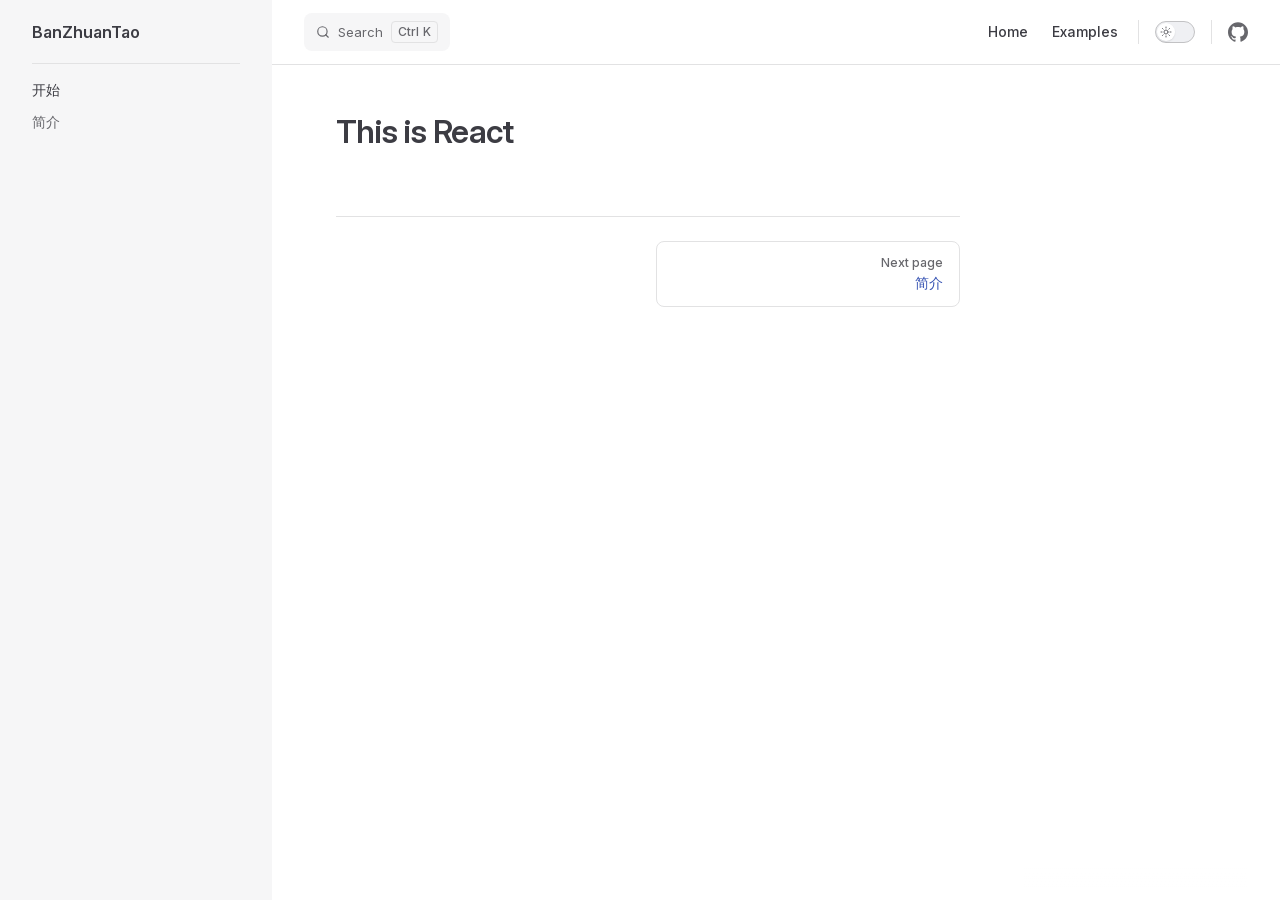
<file: react/index.html>
<!DOCTYPE html>
<html lang="en-US" dir="ltr">
  <head>
    <meta charset="utf-8">
    <meta name="viewport" content="width=device-width,initial-scale=1">
    <title>This is React | BanZhuanTao</title>
    <meta name="description" content="Learn programming">
    <meta name="generator" content="VitePress v2.0.0-alpha.17">
    <link rel="preload stylesheet" href="/assets/style.CLHG4H7d.css" as="style">
    <link rel="preload stylesheet" href="/vp-icons.css" as="style">
    
    <script type="module" src="/assets/app.BtGxrRI4.js"></script>
    <link rel="preload" href="/assets/inter-roman-latin.Cy4MYw_J.woff2" as="font" type="font/woff2" crossorigin="">
    <link rel="modulepreload" href="/assets/chunks/plugin-vue_export-helper.CWFOuxSp.js">
    <link rel="modulepreload" href="/assets/chunks/preload-helper.Be1fNvrY.js">
    <link rel="modulepreload" href="/assets/chunks/client.DZbG8K70.js">
    <link rel="modulepreload" href="/assets/chunks/runtime-core.esm-bundler.D9jJG0IN.js">
    <link rel="modulepreload" href="/assets/react_index.md.C5fJ72V1.lean.js">
    <script id="check-dark-mode">(()=>{let e=localStorage.getItem(`vitepress-theme-appearance`)||`auto`,t=window.matchMedia(`(prefers-color-scheme: dark)`).matches;(!e||e===`auto`?t:e===`dark`)&&document.documentElement.classList.add(`dark`)})();</script>
    <script id="check-mac-os">document.documentElement.classList.toggle(`mac`,/Mac|iPhone|iPod|iPad/i.test(navigator.platform));</script>
  </head>
  <body>
    <div id="app"><div class="Layout" data-v-26cc9ad7><!--[--><!--]--><!--[--><span tabindex="-1" data-v-3b183302></span><a href="#VPContent" class="VPSkipLink visually-hidden" data-v-3b183302>Skip to content</a><!--]--><!----><header class="VPNav" data-v-26cc9ad7 data-v-e6b369bb><div class="VPNavBar has-sidebar top" data-v-e6b369bb data-v-cee0b825><div class="wrapper" data-v-cee0b825><div class="container" data-v-cee0b825><div class="title" data-v-cee0b825><div class="VPNavBarTitle has-sidebar" data-v-cee0b825 data-v-acf572a1><a class="title" href="/" data-v-acf572a1><!--[--><!--]--><!----><span data-v-acf572a1>BanZhuanTao</span><!--[--><!--]--></a></div></div><div class="content" data-v-cee0b825><div class="content-body" data-v-cee0b825><!--[--><!--]--><div class="VPNavBarSearch search" data-v-cee0b825 data-v-5aafb0ab><!--[--><button type="button" class="VPNavBarSearchButton" aria-label="Search" aria-keyshortcuts="/ control+k meta+k" data-v-5aafb0ab data-v-20d44383><span class="vpi-search" aria-hidden="true" data-v-20d44383></span><span class="text" data-v-20d44383>Search</span><span class="keys" aria-hidden="true" data-v-20d44383><kbd class="key-cmd" data-v-20d44383>⌘</kbd><kbd class="key-ctrl" data-v-20d44383>Ctrl</kbd><kbd data-v-20d44383>K</kbd></span></button><!----><!--]--></div><nav aria-labelledby="main-nav-aria-label" class="VPNavBarMenu menu" data-v-cee0b825 data-v-2003a9fb><span id="main-nav-aria-label" class="visually-hidden" data-v-2003a9fb> Main Navigation </span><!--[--><!--[--><a class="VPLink link VPNavBarMenuLink" href="/" tabindex="0" data-v-2003a9fb data-v-0ca82a2a><!--[--><span data-v-0ca82a2a>Home</span><!--]--></a><!--]--><!--[--><a class="VPLink link VPNavBarMenuLink" href="/markdown-examples.html" tabindex="0" data-v-2003a9fb data-v-0ca82a2a><!--[--><span data-v-0ca82a2a>Examples</span><!--]--></a><!--]--><!--]--></nav><!----><div class="VPNavBarAppearance appearance" data-v-cee0b825 data-v-66690546><button class="VPSwitch VPSwitchAppearance" type="button" role="switch" title aria-checked="false" data-v-66690546 data-v-f1c967fe data-v-5fdad39d><span class="check" data-v-5fdad39d><span class="icon" data-v-5fdad39d><!--[--><span class="vpi-sun sun" data-v-f1c967fe></span><span class="vpi-moon moon" data-v-f1c967fe></span><!--]--></span></span></button></div><div class="VPSocialLinks VPNavBarSocialLinks social-links" data-v-cee0b825 data-v-51cd24ef data-v-c5395a85><!--[--><a class="VPSocialLink no-icon" href="https://github.com/banzhuantao/banzhuantao.github.io" aria-label="github" target="_blank" rel="me noopener" data-v-c5395a85 data-v-8394ac6b><span class="vpi-social-github"></span></a><!--]--></div><div class="VPFlyout VPNavBarExtra extra" data-v-cee0b825 data-v-601f4626 data-v-3fb5cbc6><button type="button" class="button" aria-haspopup="true" aria-expanded="false" aria-label="extra navigation" data-v-3fb5cbc6><span class="vpi-more-horizontal icon" data-v-3fb5cbc6></span></button><div class="menu" data-v-3fb5cbc6><div class="VPMenu" data-v-3fb5cbc6 data-v-09484115><!----><!--[--><!--[--><!----><div class="group" data-v-601f4626><div class="item appearance" data-v-601f4626><p class="label" data-v-601f4626>Appearance</p><div class="appearance-action" data-v-601f4626><button class="VPSwitch VPSwitchAppearance" type="button" role="switch" title aria-checked="false" data-v-601f4626 data-v-f1c967fe data-v-5fdad39d><span class="check" data-v-5fdad39d><span class="icon" data-v-5fdad39d><!--[--><span class="vpi-sun sun" data-v-f1c967fe></span><span class="vpi-moon moon" data-v-f1c967fe></span><!--]--></span></span></button></div></div></div><div class="group" data-v-601f4626><div class="item social-links" data-v-601f4626><div class="VPSocialLinks social-links-list" data-v-601f4626 data-v-c5395a85><!--[--><a class="VPSocialLink no-icon" href="https://github.com/banzhuantao/banzhuantao.github.io" aria-label="github" target="_blank" rel="me noopener" data-v-c5395a85 data-v-8394ac6b><span class="vpi-social-github"></span></a><!--]--></div></div></div><!--]--><!--]--></div></div></div><!--[--><!--]--><button type="button" class="VPNavBarHamburger hamburger" aria-label="mobile navigation" aria-expanded="false" aria-controls="VPNavScreen" data-v-cee0b825 data-v-e5d14b28><span class="container" data-v-e5d14b28><span class="top" data-v-e5d14b28></span><span class="middle" data-v-e5d14b28></span><span class="bottom" data-v-e5d14b28></span></span></button></div></div></div></div><div class="divider" data-v-cee0b825><div class="divider-line" data-v-cee0b825></div></div></div><!----></header><div class="VPLocalNav has-sidebar empty" data-v-26cc9ad7 data-v-19f14911><div class="container" data-v-19f14911><button class="menu" aria-expanded="false" aria-controls="VPSidebarNav" data-v-19f14911><span class="vpi-align-left menu-icon" data-v-19f14911></span><span class="menu-text" data-v-19f14911>Menu</span></button><div class="VPLocalNavOutlineDropdown" style="--vp-vh:0px;" data-v-19f14911 data-v-fd73bdf1><button data-v-fd73bdf1>Return to top</button><!----></div></div></div><aside class="VPSidebar" data-v-26cc9ad7 data-v-9a40fd39><div class="curtain" data-v-9a40fd39></div><nav class="nav" id="VPSidebarNav" aria-labelledby="sidebar-aria-label" tabindex="-1" data-v-9a40fd39><span class="visually-hidden" id="sidebar-aria-label" data-v-9a40fd39> Sidebar Navigation </span><!--[--><!--]--><!--[--><div class="no-transition group" data-v-2f151a86><section class="VPSidebarItem level-0" data-v-2f151a86 data-v-7c2000ba><div class="item" role="button" tabindex="0" data-v-7c2000ba><div class="indicator" data-v-7c2000ba></div><h2 class="text" data-v-7c2000ba>开始</h2><!----></div><div class="items" data-v-7c2000ba><!--[--><div class="VPSidebarItem level-1 is-link" data-v-7c2000ba data-v-7c2000ba><div class="item" data-v-7c2000ba><div class="indicator" data-v-7c2000ba></div><a class="VPLink link link" href="/react.html" data-v-7c2000ba><!--[--><p class="text" data-v-7c2000ba>简介</p><!--]--></a><!----></div><!----></div><!--]--></div></section></div><!--]--><!--[--><!--]--></nav></aside><div class="VPContent has-sidebar" id="VPContent" data-v-26cc9ad7 data-v-2e70f1a4><div class="VPDoc has-sidebar has-aside" data-v-2e70f1a4 data-v-fc262e57><!--[--><!--]--><div class="container" data-v-fc262e57><div class="aside" data-v-fc262e57><div class="aside-curtain" data-v-fc262e57></div><div class="aside-container" data-v-fc262e57><div class="aside-content" data-v-fc262e57><div class="VPDocAside" data-v-fc262e57 data-v-693cf954><!--[--><!--]--><!--[--><!--]--><nav aria-labelledby="doc-outline-aria-label" class="VPDocAsideOutline" data-v-693cf954 data-v-d2ba341e><div class="content" data-v-d2ba341e><div class="outline-marker" data-v-d2ba341e></div><div aria-level="2" class="outline-title" id="doc-outline-aria-label" role="heading" data-v-d2ba341e>本页目录</div><ul class="VPDocOutlineItem root" data-v-d2ba341e data-v-d9d1b3f3><!--[--><!--]--></ul></div></nav><!--[--><!--]--><div class="spacer" data-v-693cf954></div><!--[--><!--]--><!----><!--[--><!--]--><!--[--><!--]--></div></div></div></div><div class="content" data-v-fc262e57><div class="content-container" data-v-fc262e57><!--[--><!--]--><main class="main" data-v-fc262e57><div style="position:relative;" class="vp-doc _react_" data-v-fc262e57><div><h1 id="this-is-react" tabindex="-1">This is React <a class="header-anchor" href="#this-is-react" aria-label="Permalink to “This is React”">​</a></h1></div></div></main><footer class="VPDocFooter" data-v-fc262e57 data-v-549180a9><!--[--><!--]--><!----><nav class="prev-next" aria-labelledby="doc-footer-aria-label" data-v-549180a9><span class="visually-hidden" id="doc-footer-aria-label" data-v-549180a9>Pager</span><div class="pager" data-v-549180a9><!----></div><div class="pager" data-v-549180a9><a class="VPLink link pager-link next" href="/react.html" data-v-549180a9><!--[--><span class="desc" data-v-549180a9>Next page</span><span class="title" data-v-549180a9>简介</span><!--]--></a></div></nav></footer><!--[--><!--]--></div></div></div><!--[--><!--]--></div></div><!----><!--[--><!--]--></div></div>
    <script>window.__VP_HASH_MAP__=JSON.parse("{\"api-examples.md\":\"Cf3Gq-NN\",\"browser_index.md\":\"tNgj78IL\",\"browser_url_parsing-process.md\":\"ByfQRrlH\",\"ide_index.md\":\"Hejdm8oH\",\"ide_webstorm.md\":\"D1wMinM7\",\"index.md\":\"DDW9Q489\",\"markdown-examples.md\":\"CyKHbTK7\",\"microservice_index.md\":\"vEL7gY-S\",\"microservice_qiankun_index.md\":\"D4RiXqO7\",\"react_index.md\":\"C5fJ72V1\",\"vue_index.md\":\"CHrDb0L9\"}");window.__VP_SITE_DATA__=JSON.parse("{\"lang\":\"en-US\",\"dir\":\"ltr\",\"title\":\"BanZhuanTao\",\"description\":\"Learn programming\",\"base\":\"/\",\"head\":[],\"router\":{\"prefetchLinks\":true},\"appearance\":true,\"themeConfig\":{\"nav\":[{\"text\":\"Home\",\"link\":\"/\"},{\"text\":\"Examples\",\"link\":\"/markdown-examples\"}],\"outline\":{\"level\":[2,3],\"label\":\"本页目录\"},\"search\":{\"provider\":\"local\"},\"sidebar\":{\"/browser/\":[{\"text\":\"开始\",\"items\":[{\"text\":\"简介\",\"link\":\"/browser\"}]},{\"text\":\"URL\",\"items\":[{\"text\":\"解析过程\",\"link\":\"/browser/url/parsing-process\"}]}],\"/vue/\":[{\"text\":\"开始\",\"items\":[{\"text\":\"简介\",\"link\":\"/vue\"}]}],\"/react/\":[{\"text\":\"开始\",\"items\":[{\"text\":\"简介\",\"link\":\"/react\"}]}],\"/microservice/\":[{\"text\":\"开始\",\"items\":[{\"text\":\"简介\",\"link\":\"/microservice\"}]},{\"text\":\"前端\",\"items\":[{\"text\":\"qiankun\",\"link\":\"/microservice/qiankun\"}]}],\"/ide/\":[{\"text\":\"开始\",\"items\":[{\"text\":\"简介\",\"link\":\"/ide\"}]},{\"text\":\"IDE\",\"items\":[{\"text\":\"WebStorm\",\"link\":\"/ide/webstorm\"}]}]},\"socialLinks\":[{\"icon\":\"github\",\"link\":\"https://github.com/banzhuantao/banzhuantao.github.io\"}]},\"locales\":{},\"scrollOffset\":134,\"cleanUrls\":false,\"additionalConfig\":{}}");</script>
    
  </body>
</html>
</file>
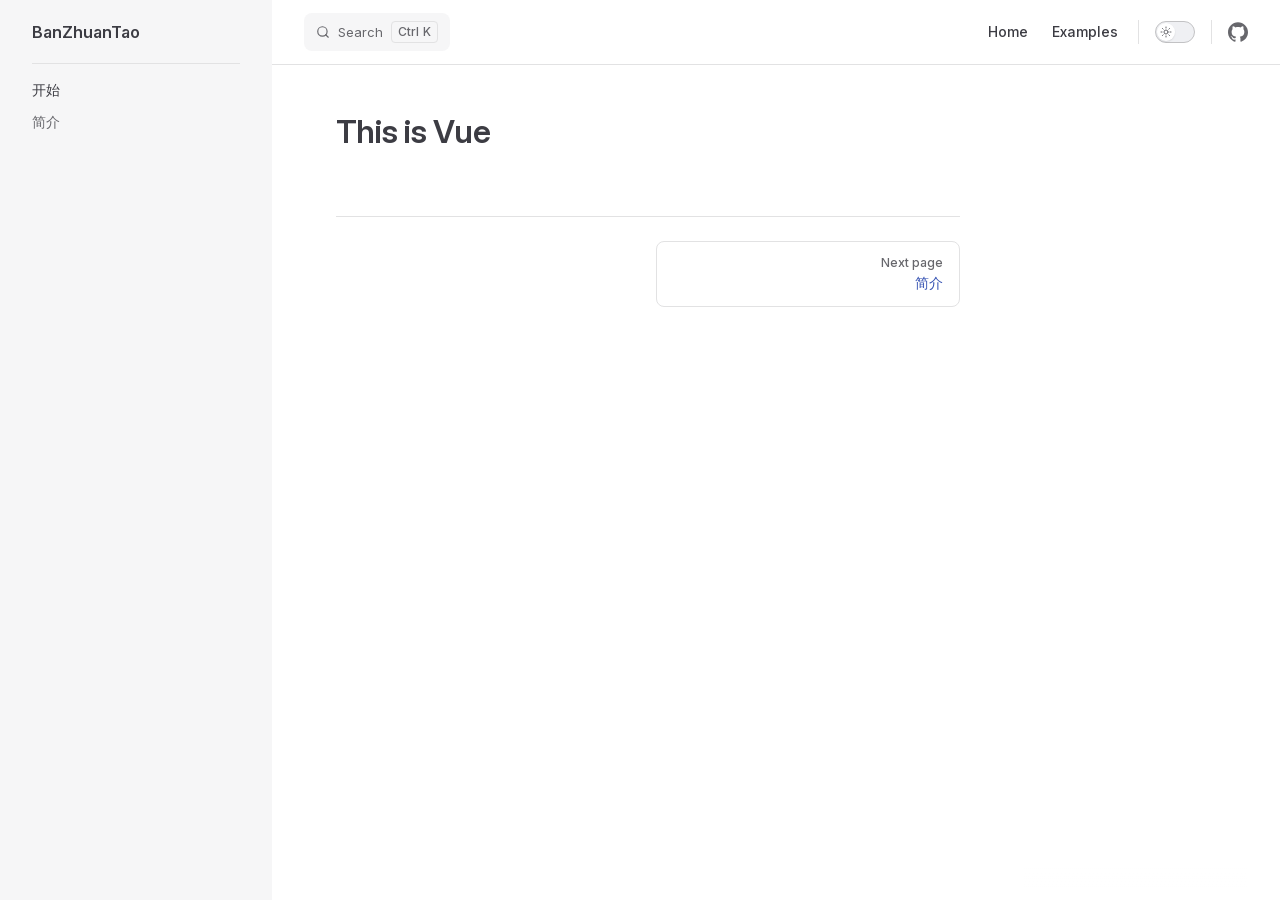
<file: vue/index.html>
<!DOCTYPE html>
<html lang="en-US" dir="ltr">
  <head>
    <meta charset="utf-8">
    <meta name="viewport" content="width=device-width,initial-scale=1">
    <title>This is Vue | BanZhuanTao</title>
    <meta name="description" content="Learn programming">
    <meta name="generator" content="VitePress v2.0.0-alpha.17">
    <link rel="preload stylesheet" href="/assets/style.CLHG4H7d.css" as="style">
    <link rel="preload stylesheet" href="/vp-icons.css" as="style">
    
    <script type="module" src="/assets/app.BtGxrRI4.js"></script>
    <link rel="preload" href="/assets/inter-roman-latin.Cy4MYw_J.woff2" as="font" type="font/woff2" crossorigin="">
    <link rel="modulepreload" href="/assets/chunks/plugin-vue_export-helper.CWFOuxSp.js">
    <link rel="modulepreload" href="/assets/chunks/preload-helper.Be1fNvrY.js">
    <link rel="modulepreload" href="/assets/chunks/client.DZbG8K70.js">
    <link rel="modulepreload" href="/assets/chunks/runtime-core.esm-bundler.D9jJG0IN.js">
    <link rel="modulepreload" href="/assets/vue_index.md.CHrDb0L9.lean.js">
    <script id="check-dark-mode">(()=>{let e=localStorage.getItem(`vitepress-theme-appearance`)||`auto`,t=window.matchMedia(`(prefers-color-scheme: dark)`).matches;(!e||e===`auto`?t:e===`dark`)&&document.documentElement.classList.add(`dark`)})();</script>
    <script id="check-mac-os">document.documentElement.classList.toggle(`mac`,/Mac|iPhone|iPod|iPad/i.test(navigator.platform));</script>
  </head>
  <body>
    <div id="app"><div class="Layout" data-v-26cc9ad7><!--[--><!--]--><!--[--><span tabindex="-1" data-v-3b183302></span><a href="#VPContent" class="VPSkipLink visually-hidden" data-v-3b183302>Skip to content</a><!--]--><!----><header class="VPNav" data-v-26cc9ad7 data-v-e6b369bb><div class="VPNavBar has-sidebar top" data-v-e6b369bb data-v-cee0b825><div class="wrapper" data-v-cee0b825><div class="container" data-v-cee0b825><div class="title" data-v-cee0b825><div class="VPNavBarTitle has-sidebar" data-v-cee0b825 data-v-acf572a1><a class="title" href="/" data-v-acf572a1><!--[--><!--]--><!----><span data-v-acf572a1>BanZhuanTao</span><!--[--><!--]--></a></div></div><div class="content" data-v-cee0b825><div class="content-body" data-v-cee0b825><!--[--><!--]--><div class="VPNavBarSearch search" data-v-cee0b825 data-v-5aafb0ab><!--[--><button type="button" class="VPNavBarSearchButton" aria-label="Search" aria-keyshortcuts="/ control+k meta+k" data-v-5aafb0ab data-v-20d44383><span class="vpi-search" aria-hidden="true" data-v-20d44383></span><span class="text" data-v-20d44383>Search</span><span class="keys" aria-hidden="true" data-v-20d44383><kbd class="key-cmd" data-v-20d44383>⌘</kbd><kbd class="key-ctrl" data-v-20d44383>Ctrl</kbd><kbd data-v-20d44383>K</kbd></span></button><!----><!--]--></div><nav aria-labelledby="main-nav-aria-label" class="VPNavBarMenu menu" data-v-cee0b825 data-v-2003a9fb><span id="main-nav-aria-label" class="visually-hidden" data-v-2003a9fb> Main Navigation </span><!--[--><!--[--><a class="VPLink link VPNavBarMenuLink" href="/" tabindex="0" data-v-2003a9fb data-v-0ca82a2a><!--[--><span data-v-0ca82a2a>Home</span><!--]--></a><!--]--><!--[--><a class="VPLink link VPNavBarMenuLink" href="/markdown-examples.html" tabindex="0" data-v-2003a9fb data-v-0ca82a2a><!--[--><span data-v-0ca82a2a>Examples</span><!--]--></a><!--]--><!--]--></nav><!----><div class="VPNavBarAppearance appearance" data-v-cee0b825 data-v-66690546><button class="VPSwitch VPSwitchAppearance" type="button" role="switch" title aria-checked="false" data-v-66690546 data-v-f1c967fe data-v-5fdad39d><span class="check" data-v-5fdad39d><span class="icon" data-v-5fdad39d><!--[--><span class="vpi-sun sun" data-v-f1c967fe></span><span class="vpi-moon moon" data-v-f1c967fe></span><!--]--></span></span></button></div><div class="VPSocialLinks VPNavBarSocialLinks social-links" data-v-cee0b825 data-v-51cd24ef data-v-c5395a85><!--[--><a class="VPSocialLink no-icon" href="https://github.com/banzhuantao/banzhuantao.github.io" aria-label="github" target="_blank" rel="me noopener" data-v-c5395a85 data-v-8394ac6b><span class="vpi-social-github"></span></a><!--]--></div><div class="VPFlyout VPNavBarExtra extra" data-v-cee0b825 data-v-601f4626 data-v-3fb5cbc6><button type="button" class="button" aria-haspopup="true" aria-expanded="false" aria-label="extra navigation" data-v-3fb5cbc6><span class="vpi-more-horizontal icon" data-v-3fb5cbc6></span></button><div class="menu" data-v-3fb5cbc6><div class="VPMenu" data-v-3fb5cbc6 data-v-09484115><!----><!--[--><!--[--><!----><div class="group" data-v-601f4626><div class="item appearance" data-v-601f4626><p class="label" data-v-601f4626>Appearance</p><div class="appearance-action" data-v-601f4626><button class="VPSwitch VPSwitchAppearance" type="button" role="switch" title aria-checked="false" data-v-601f4626 data-v-f1c967fe data-v-5fdad39d><span class="check" data-v-5fdad39d><span class="icon" data-v-5fdad39d><!--[--><span class="vpi-sun sun" data-v-f1c967fe></span><span class="vpi-moon moon" data-v-f1c967fe></span><!--]--></span></span></button></div></div></div><div class="group" data-v-601f4626><div class="item social-links" data-v-601f4626><div class="VPSocialLinks social-links-list" data-v-601f4626 data-v-c5395a85><!--[--><a class="VPSocialLink no-icon" href="https://github.com/banzhuantao/banzhuantao.github.io" aria-label="github" target="_blank" rel="me noopener" data-v-c5395a85 data-v-8394ac6b><span class="vpi-social-github"></span></a><!--]--></div></div></div><!--]--><!--]--></div></div></div><!--[--><!--]--><button type="button" class="VPNavBarHamburger hamburger" aria-label="mobile navigation" aria-expanded="false" aria-controls="VPNavScreen" data-v-cee0b825 data-v-e5d14b28><span class="container" data-v-e5d14b28><span class="top" data-v-e5d14b28></span><span class="middle" data-v-e5d14b28></span><span class="bottom" data-v-e5d14b28></span></span></button></div></div></div></div><div class="divider" data-v-cee0b825><div class="divider-line" data-v-cee0b825></div></div></div><!----></header><div class="VPLocalNav has-sidebar empty" data-v-26cc9ad7 data-v-19f14911><div class="container" data-v-19f14911><button class="menu" aria-expanded="false" aria-controls="VPSidebarNav" data-v-19f14911><span class="vpi-align-left menu-icon" data-v-19f14911></span><span class="menu-text" data-v-19f14911>Menu</span></button><div class="VPLocalNavOutlineDropdown" style="--vp-vh:0px;" data-v-19f14911 data-v-fd73bdf1><button data-v-fd73bdf1>Return to top</button><!----></div></div></div><aside class="VPSidebar" data-v-26cc9ad7 data-v-9a40fd39><div class="curtain" data-v-9a40fd39></div><nav class="nav" id="VPSidebarNav" aria-labelledby="sidebar-aria-label" tabindex="-1" data-v-9a40fd39><span class="visually-hidden" id="sidebar-aria-label" data-v-9a40fd39> Sidebar Navigation </span><!--[--><!--]--><!--[--><div class="no-transition group" data-v-2f151a86><section class="VPSidebarItem level-0" data-v-2f151a86 data-v-7c2000ba><div class="item" role="button" tabindex="0" data-v-7c2000ba><div class="indicator" data-v-7c2000ba></div><h2 class="text" data-v-7c2000ba>开始</h2><!----></div><div class="items" data-v-7c2000ba><!--[--><div class="VPSidebarItem level-1 is-link" data-v-7c2000ba data-v-7c2000ba><div class="item" data-v-7c2000ba><div class="indicator" data-v-7c2000ba></div><a class="VPLink link link" href="/vue.html" data-v-7c2000ba><!--[--><p class="text" data-v-7c2000ba>简介</p><!--]--></a><!----></div><!----></div><!--]--></div></section></div><!--]--><!--[--><!--]--></nav></aside><div class="VPContent has-sidebar" id="VPContent" data-v-26cc9ad7 data-v-2e70f1a4><div class="VPDoc has-sidebar has-aside" data-v-2e70f1a4 data-v-fc262e57><!--[--><!--]--><div class="container" data-v-fc262e57><div class="aside" data-v-fc262e57><div class="aside-curtain" data-v-fc262e57></div><div class="aside-container" data-v-fc262e57><div class="aside-content" data-v-fc262e57><div class="VPDocAside" data-v-fc262e57 data-v-693cf954><!--[--><!--]--><!--[--><!--]--><nav aria-labelledby="doc-outline-aria-label" class="VPDocAsideOutline" data-v-693cf954 data-v-d2ba341e><div class="content" data-v-d2ba341e><div class="outline-marker" data-v-d2ba341e></div><div aria-level="2" class="outline-title" id="doc-outline-aria-label" role="heading" data-v-d2ba341e>本页目录</div><ul class="VPDocOutlineItem root" data-v-d2ba341e data-v-d9d1b3f3><!--[--><!--]--></ul></div></nav><!--[--><!--]--><div class="spacer" data-v-693cf954></div><!--[--><!--]--><!----><!--[--><!--]--><!--[--><!--]--></div></div></div></div><div class="content" data-v-fc262e57><div class="content-container" data-v-fc262e57><!--[--><!--]--><main class="main" data-v-fc262e57><div style="position:relative;" class="vp-doc _vue_" data-v-fc262e57><div><h1 id="this-is-vue" tabindex="-1">This is Vue <a class="header-anchor" href="#this-is-vue" aria-label="Permalink to “This is Vue”">​</a></h1></div></div></main><footer class="VPDocFooter" data-v-fc262e57 data-v-549180a9><!--[--><!--]--><!----><nav class="prev-next" aria-labelledby="doc-footer-aria-label" data-v-549180a9><span class="visually-hidden" id="doc-footer-aria-label" data-v-549180a9>Pager</span><div class="pager" data-v-549180a9><!----></div><div class="pager" data-v-549180a9><a class="VPLink link pager-link next" href="/vue.html" data-v-549180a9><!--[--><span class="desc" data-v-549180a9>Next page</span><span class="title" data-v-549180a9>简介</span><!--]--></a></div></nav></footer><!--[--><!--]--></div></div></div><!--[--><!--]--></div></div><!----><!--[--><!--]--></div></div>
    <script>window.__VP_HASH_MAP__=JSON.parse("{\"api-examples.md\":\"Cf3Gq-NN\",\"browser_index.md\":\"tNgj78IL\",\"browser_url_parsing-process.md\":\"ByfQRrlH\",\"ide_index.md\":\"Hejdm8oH\",\"ide_webstorm.md\":\"D1wMinM7\",\"index.md\":\"DDW9Q489\",\"markdown-examples.md\":\"CyKHbTK7\",\"microservice_index.md\":\"vEL7gY-S\",\"microservice_qiankun_index.md\":\"D4RiXqO7\",\"react_index.md\":\"C5fJ72V1\",\"vue_index.md\":\"CHrDb0L9\"}");window.__VP_SITE_DATA__=JSON.parse("{\"lang\":\"en-US\",\"dir\":\"ltr\",\"title\":\"BanZhuanTao\",\"description\":\"Learn programming\",\"base\":\"/\",\"head\":[],\"router\":{\"prefetchLinks\":true},\"appearance\":true,\"themeConfig\":{\"nav\":[{\"text\":\"Home\",\"link\":\"/\"},{\"text\":\"Examples\",\"link\":\"/markdown-examples\"}],\"outline\":{\"level\":[2,3],\"label\":\"本页目录\"},\"search\":{\"provider\":\"local\"},\"sidebar\":{\"/browser/\":[{\"text\":\"开始\",\"items\":[{\"text\":\"简介\",\"link\":\"/browser\"}]},{\"text\":\"URL\",\"items\":[{\"text\":\"解析过程\",\"link\":\"/browser/url/parsing-process\"}]}],\"/vue/\":[{\"text\":\"开始\",\"items\":[{\"text\":\"简介\",\"link\":\"/vue\"}]}],\"/react/\":[{\"text\":\"开始\",\"items\":[{\"text\":\"简介\",\"link\":\"/react\"}]}],\"/microservice/\":[{\"text\":\"开始\",\"items\":[{\"text\":\"简介\",\"link\":\"/microservice\"}]},{\"text\":\"前端\",\"items\":[{\"text\":\"qiankun\",\"link\":\"/microservice/qiankun\"}]}],\"/ide/\":[{\"text\":\"开始\",\"items\":[{\"text\":\"简介\",\"link\":\"/ide\"}]},{\"text\":\"IDE\",\"items\":[{\"text\":\"WebStorm\",\"link\":\"/ide/webstorm\"}]}]},\"socialLinks\":[{\"icon\":\"github\",\"link\":\"https://github.com/banzhuantao/banzhuantao.github.io\"}]},\"locales\":{},\"scrollOffset\":134,\"cleanUrls\":false,\"additionalConfig\":{}}");</script>
    
  </body>
</html>
</file>
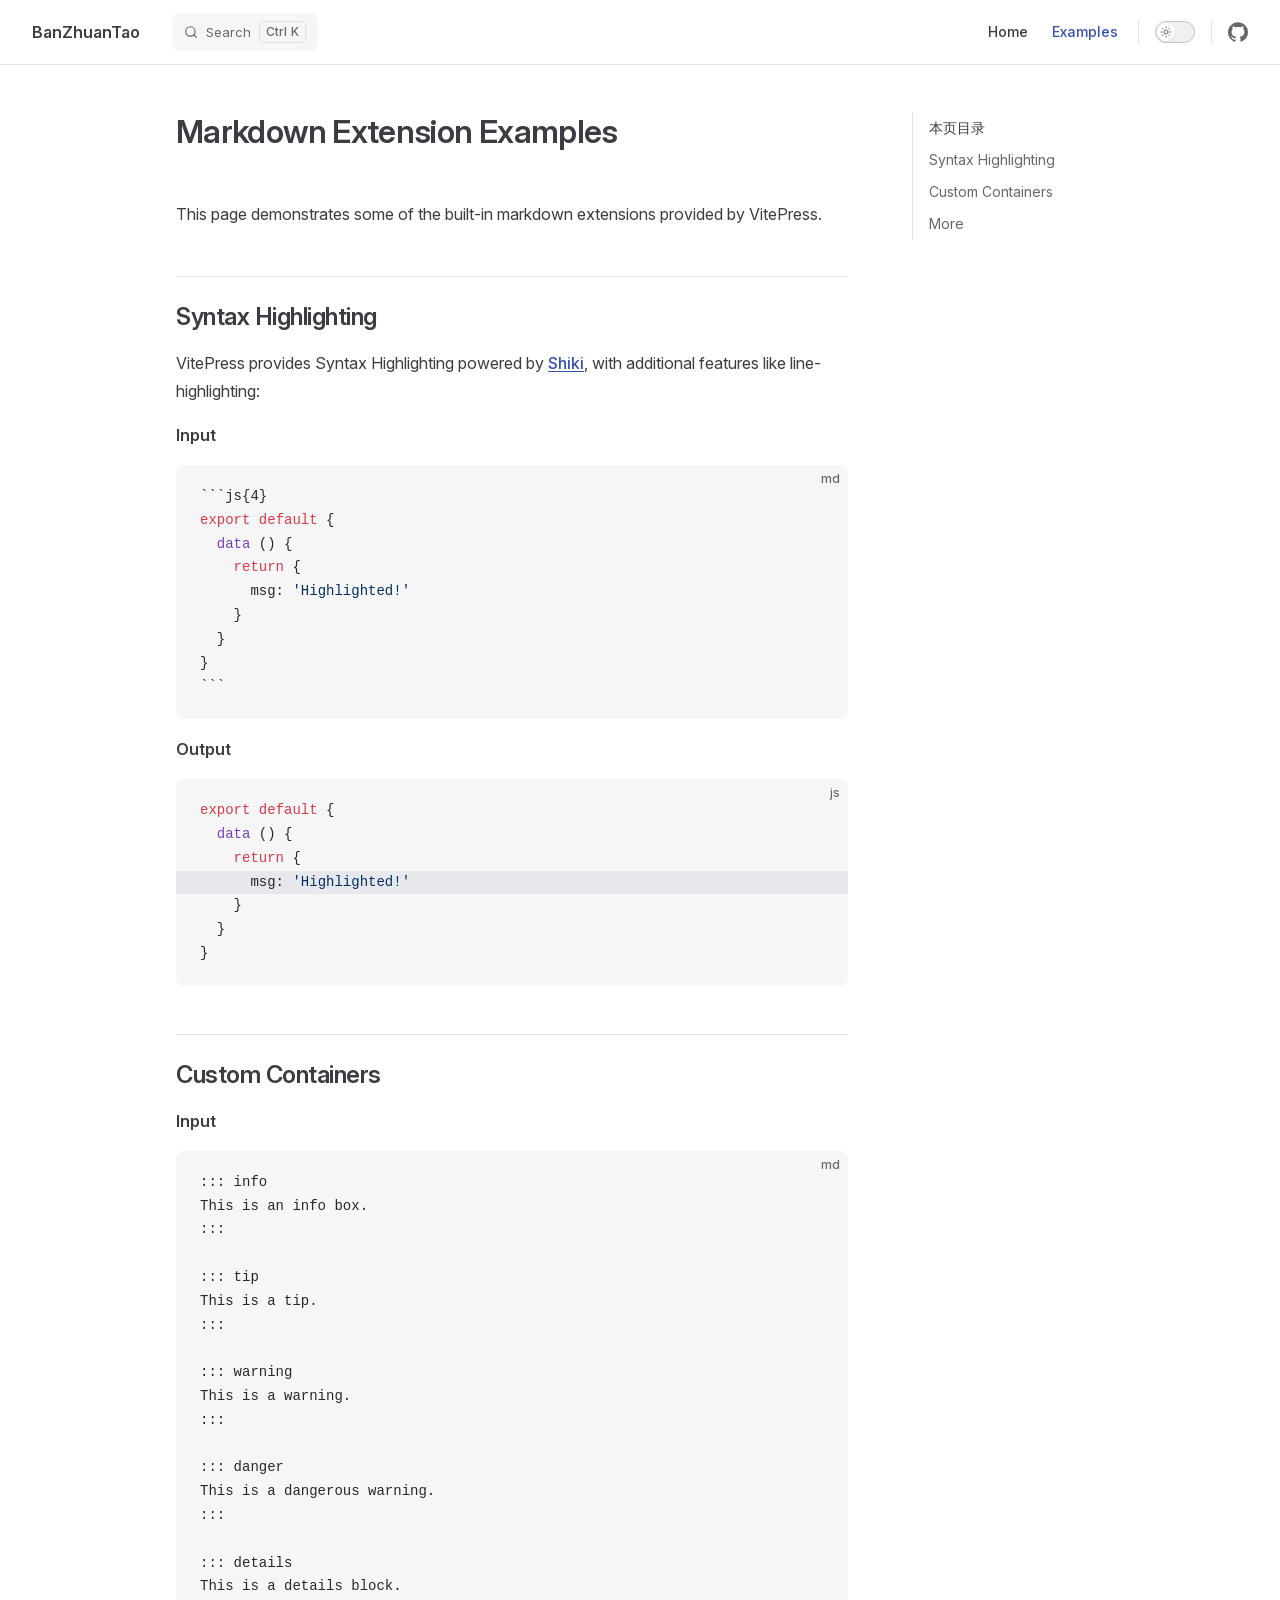
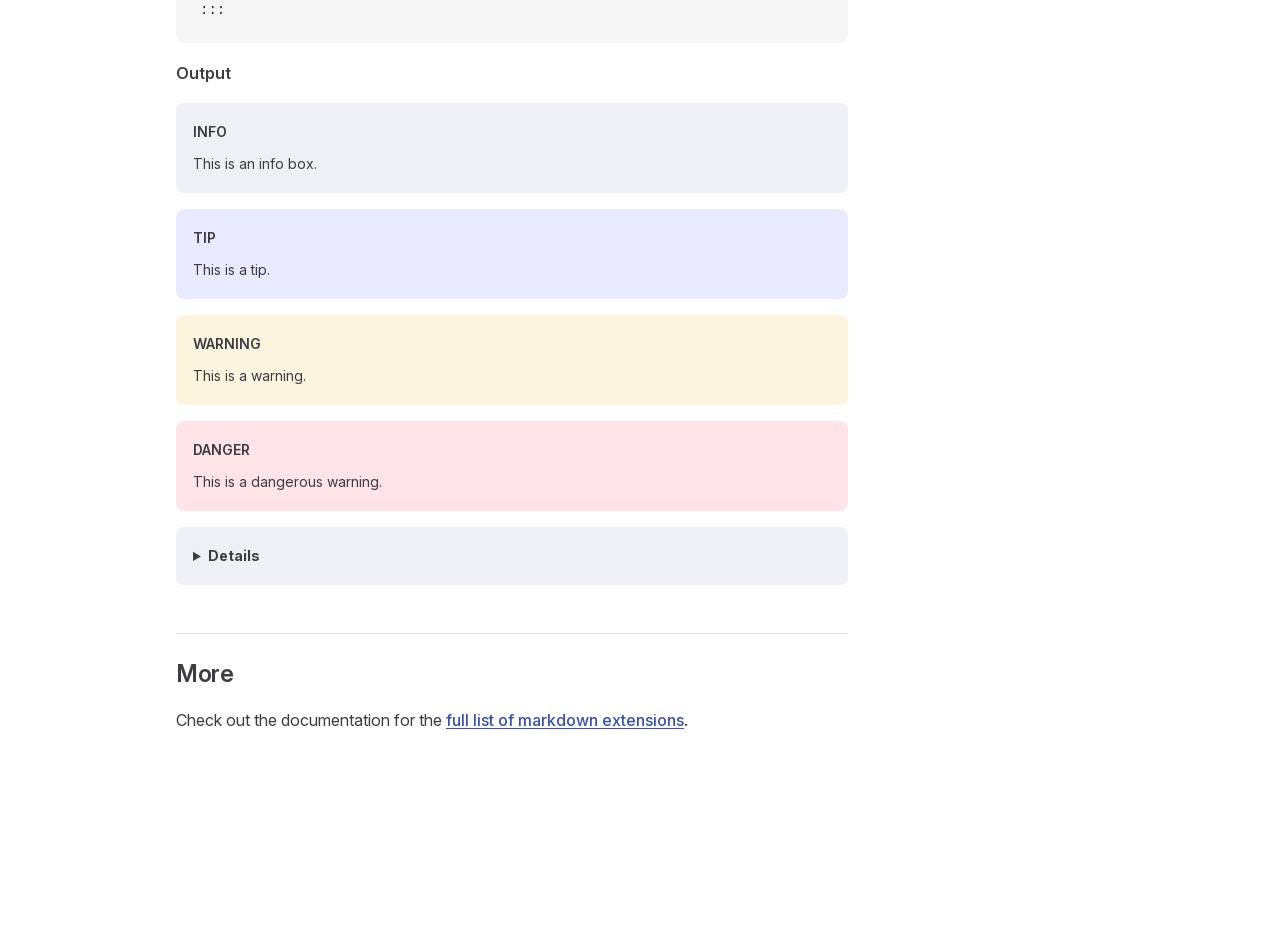
<file: markdown-examples.html>
<!DOCTYPE html>
<html lang="en-US" dir="ltr">
  <head>
    <meta charset="utf-8">
    <meta name="viewport" content="width=device-width,initial-scale=1">
    <title>Markdown Extension Examples | BanZhuanTao</title>
    <meta name="description" content="Learn programming">
    <meta name="generator" content="VitePress v2.0.0-alpha.17">
    <link rel="preload stylesheet" href="/assets/style.CLHG4H7d.css" as="style">
    <link rel="preload stylesheet" href="/vp-icons.css" as="style">
    
    <script type="module" src="/assets/app.BtGxrRI4.js"></script>
    <link rel="preload" href="/assets/inter-roman-latin.Cy4MYw_J.woff2" as="font" type="font/woff2" crossorigin="">
    <link rel="modulepreload" href="/assets/chunks/plugin-vue_export-helper.CWFOuxSp.js">
    <link rel="modulepreload" href="/assets/chunks/preload-helper.Be1fNvrY.js">
    <link rel="modulepreload" href="/assets/chunks/client.DZbG8K70.js">
    <link rel="modulepreload" href="/assets/chunks/runtime-core.esm-bundler.D9jJG0IN.js">
    <link rel="modulepreload" href="/assets/markdown-examples.md.CyKHbTK7.lean.js">
    <script id="check-dark-mode">(()=>{let e=localStorage.getItem(`vitepress-theme-appearance`)||`auto`,t=window.matchMedia(`(prefers-color-scheme: dark)`).matches;(!e||e===`auto`?t:e===`dark`)&&document.documentElement.classList.add(`dark`)})();</script>
    <script id="check-mac-os">document.documentElement.classList.toggle(`mac`,/Mac|iPhone|iPod|iPad/i.test(navigator.platform));</script>
  </head>
  <body>
    <div id="app"><div class="Layout" data-v-26cc9ad7><!--[--><!--]--><!--[--><span tabindex="-1" data-v-3b183302></span><a href="#VPContent" class="VPSkipLink visually-hidden" data-v-3b183302>Skip to content</a><!--]--><!----><header class="VPNav" data-v-26cc9ad7 data-v-e6b369bb><div class="VPNavBar top" data-v-e6b369bb data-v-cee0b825><div class="wrapper" data-v-cee0b825><div class="container" data-v-cee0b825><div class="title" data-v-cee0b825><div class="VPNavBarTitle" data-v-cee0b825 data-v-acf572a1><a class="title" href="/" data-v-acf572a1><!--[--><!--]--><!----><span data-v-acf572a1>BanZhuanTao</span><!--[--><!--]--></a></div></div><div class="content" data-v-cee0b825><div class="content-body" data-v-cee0b825><!--[--><!--]--><div class="VPNavBarSearch search" data-v-cee0b825 data-v-5aafb0ab><!--[--><button type="button" class="VPNavBarSearchButton" aria-label="Search" aria-keyshortcuts="/ control+k meta+k" data-v-5aafb0ab data-v-20d44383><span class="vpi-search" aria-hidden="true" data-v-20d44383></span><span class="text" data-v-20d44383>Search</span><span class="keys" aria-hidden="true" data-v-20d44383><kbd class="key-cmd" data-v-20d44383>⌘</kbd><kbd class="key-ctrl" data-v-20d44383>Ctrl</kbd><kbd data-v-20d44383>K</kbd></span></button><!----><!--]--></div><nav aria-labelledby="main-nav-aria-label" class="VPNavBarMenu menu" data-v-cee0b825 data-v-2003a9fb><span id="main-nav-aria-label" class="visually-hidden" data-v-2003a9fb> Main Navigation </span><!--[--><!--[--><a class="VPLink link VPNavBarMenuLink" href="/" tabindex="0" data-v-2003a9fb data-v-0ca82a2a><!--[--><span data-v-0ca82a2a>Home</span><!--]--></a><!--]--><!--[--><a class="VPLink link VPNavBarMenuLink active" href="/markdown-examples.html" tabindex="0" data-v-2003a9fb data-v-0ca82a2a><!--[--><span data-v-0ca82a2a>Examples</span><!--]--></a><!--]--><!--]--></nav><!----><div class="VPNavBarAppearance appearance" data-v-cee0b825 data-v-66690546><button class="VPSwitch VPSwitchAppearance" type="button" role="switch" title aria-checked="false" data-v-66690546 data-v-f1c967fe data-v-5fdad39d><span class="check" data-v-5fdad39d><span class="icon" data-v-5fdad39d><!--[--><span class="vpi-sun sun" data-v-f1c967fe></span><span class="vpi-moon moon" data-v-f1c967fe></span><!--]--></span></span></button></div><div class="VPSocialLinks VPNavBarSocialLinks social-links" data-v-cee0b825 data-v-51cd24ef data-v-c5395a85><!--[--><a class="VPSocialLink no-icon" href="https://github.com/banzhuantao/banzhuantao.github.io" aria-label="github" target="_blank" rel="me noopener" data-v-c5395a85 data-v-8394ac6b><span class="vpi-social-github"></span></a><!--]--></div><div class="VPFlyout VPNavBarExtra extra" data-v-cee0b825 data-v-601f4626 data-v-3fb5cbc6><button type="button" class="button" aria-haspopup="true" aria-expanded="false" aria-label="extra navigation" data-v-3fb5cbc6><span class="vpi-more-horizontal icon" data-v-3fb5cbc6></span></button><div class="menu" data-v-3fb5cbc6><div class="VPMenu" data-v-3fb5cbc6 data-v-09484115><!----><!--[--><!--[--><!----><div class="group" data-v-601f4626><div class="item appearance" data-v-601f4626><p class="label" data-v-601f4626>Appearance</p><div class="appearance-action" data-v-601f4626><button class="VPSwitch VPSwitchAppearance" type="button" role="switch" title aria-checked="false" data-v-601f4626 data-v-f1c967fe data-v-5fdad39d><span class="check" data-v-5fdad39d><span class="icon" data-v-5fdad39d><!--[--><span class="vpi-sun sun" data-v-f1c967fe></span><span class="vpi-moon moon" data-v-f1c967fe></span><!--]--></span></span></button></div></div></div><div class="group" data-v-601f4626><div class="item social-links" data-v-601f4626><div class="VPSocialLinks social-links-list" data-v-601f4626 data-v-c5395a85><!--[--><a class="VPSocialLink no-icon" href="https://github.com/banzhuantao/banzhuantao.github.io" aria-label="github" target="_blank" rel="me noopener" data-v-c5395a85 data-v-8394ac6b><span class="vpi-social-github"></span></a><!--]--></div></div></div><!--]--><!--]--></div></div></div><!--[--><!--]--><button type="button" class="VPNavBarHamburger hamburger" aria-label="mobile navigation" aria-expanded="false" aria-controls="VPNavScreen" data-v-cee0b825 data-v-e5d14b28><span class="container" data-v-e5d14b28><span class="top" data-v-e5d14b28></span><span class="middle" data-v-e5d14b28></span><span class="bottom" data-v-e5d14b28></span></span></button></div></div></div></div><div class="divider" data-v-cee0b825><div class="divider-line" data-v-cee0b825></div></div></div><!----></header><div class="VPLocalNav empty fixed" data-v-26cc9ad7 data-v-19f14911><div class="container" data-v-19f14911><!----><div class="VPLocalNavOutlineDropdown" style="--vp-vh:0px;" data-v-19f14911 data-v-fd73bdf1><button data-v-fd73bdf1>Return to top</button><!----></div></div></div><!----><div class="VPContent" id="VPContent" data-v-26cc9ad7 data-v-2e70f1a4><div class="VPDoc has-aside" data-v-2e70f1a4 data-v-fc262e57><!--[--><!--]--><div class="container" data-v-fc262e57><div class="aside" data-v-fc262e57><div class="aside-curtain" data-v-fc262e57></div><div class="aside-container" data-v-fc262e57><div class="aside-content" data-v-fc262e57><div class="VPDocAside" data-v-fc262e57 data-v-693cf954><!--[--><!--]--><!--[--><!--]--><nav aria-labelledby="doc-outline-aria-label" class="VPDocAsideOutline" data-v-693cf954 data-v-d2ba341e><div class="content" data-v-d2ba341e><div class="outline-marker" data-v-d2ba341e></div><div aria-level="2" class="outline-title" id="doc-outline-aria-label" role="heading" data-v-d2ba341e>本页目录</div><ul class="VPDocOutlineItem root" data-v-d2ba341e data-v-d9d1b3f3><!--[--><!--]--></ul></div></nav><!--[--><!--]--><div class="spacer" data-v-693cf954></div><!--[--><!--]--><!----><!--[--><!--]--><!--[--><!--]--></div></div></div></div><div class="content" data-v-fc262e57><div class="content-container" data-v-fc262e57><!--[--><!--]--><main class="main" data-v-fc262e57><div style="position:relative;" class="vp-doc _markdown-examples" data-v-fc262e57><div><h1 id="markdown-extension-examples" tabindex="-1">Markdown Extension Examples <a class="header-anchor" href="#markdown-extension-examples" aria-label="Permalink to “Markdown Extension Examples”">​</a></h1><p>This page demonstrates some of the built-in markdown extensions provided by VitePress.</p><h2 id="syntax-highlighting" tabindex="-1">Syntax Highlighting <a class="header-anchor" href="#syntax-highlighting" aria-label="Permalink to “Syntax Highlighting”">​</a></h2><p>VitePress provides Syntax Highlighting powered by <a href="https://github.com/shikijs/shiki" target="_blank" rel="noreferrer">Shiki</a>, with additional features like line-highlighting:</p><p><strong>Input</strong></p><div class="language-md"><button title="Copy Code" class="copy"></button><span class="lang">md</span><pre class="shiki shiki-themes github-light github-dark" style="--shiki-light:#24292e;--shiki-dark:#e1e4e8;--shiki-light-bg:#fff;--shiki-dark-bg:#24292e;" tabindex="0" dir="ltr"><code><span class="line"><span style="--shiki-light:#24292E;--shiki-dark:#E1E4E8;">```js{4}</span></span>
<span class="line"><span style="--shiki-light:#D73A49;--shiki-dark:#F97583;">export</span><span style="--shiki-light:#D73A49;--shiki-dark:#F97583;"> default</span><span style="--shiki-light:#24292E;--shiki-dark:#E1E4E8;"> {</span></span>
<span class="line"><span style="--shiki-light:#6F42C1;--shiki-dark:#B392F0;">  data</span><span style="--shiki-light:#24292E;--shiki-dark:#E1E4E8;"> () {</span></span>
<span class="line"><span style="--shiki-light:#D73A49;--shiki-dark:#F97583;">    return</span><span style="--shiki-light:#24292E;--shiki-dark:#E1E4E8;"> {</span></span>
<span class="line"><span style="--shiki-light:#24292E;--shiki-dark:#E1E4E8;">      msg: </span><span style="--shiki-light:#032F62;--shiki-dark:#9ECBFF;">&#39;Highlighted!&#39;</span></span>
<span class="line"><span style="--shiki-light:#24292E;--shiki-dark:#E1E4E8;">    }</span></span>
<span class="line"><span style="--shiki-light:#24292E;--shiki-dark:#E1E4E8;">  }</span></span>
<span class="line"><span style="--shiki-light:#24292E;--shiki-dark:#E1E4E8;">}</span></span>
<span class="line"><span style="--shiki-light:#24292E;--shiki-dark:#E1E4E8;">```</span></span></code></pre></div><p><strong>Output</strong></p><div class="language-js"><button title="Copy Code" class="copy"></button><span class="lang">js</span><pre class="shiki shiki-themes github-light github-dark" style="--shiki-light:#24292e;--shiki-dark:#e1e4e8;--shiki-light-bg:#fff;--shiki-dark-bg:#24292e;" tabindex="0" dir="ltr"><code><span class="line"><span style="--shiki-light:#D73A49;--shiki-dark:#F97583;">export</span><span style="--shiki-light:#D73A49;--shiki-dark:#F97583;"> default</span><span style="--shiki-light:#24292E;--shiki-dark:#E1E4E8;"> {</span></span>
<span class="line"><span style="--shiki-light:#6F42C1;--shiki-dark:#B392F0;">  data</span><span style="--shiki-light:#24292E;--shiki-dark:#E1E4E8;"> () {</span></span>
<span class="line"><span style="--shiki-light:#D73A49;--shiki-dark:#F97583;">    return</span><span style="--shiki-light:#24292E;--shiki-dark:#E1E4E8;"> {</span></span>
<span class="line highlighted"><span style="--shiki-light:#24292E;--shiki-dark:#E1E4E8;">      msg: </span><span style="--shiki-light:#032F62;--shiki-dark:#9ECBFF;">&#39;Highlighted!&#39;</span></span>
<span class="line"><span style="--shiki-light:#24292E;--shiki-dark:#E1E4E8;">    }</span></span>
<span class="line"><span style="--shiki-light:#24292E;--shiki-dark:#E1E4E8;">  }</span></span>
<span class="line"><span style="--shiki-light:#24292E;--shiki-dark:#E1E4E8;">}</span></span></code></pre></div><h2 id="custom-containers" tabindex="-1">Custom Containers <a class="header-anchor" href="#custom-containers" aria-label="Permalink to “Custom Containers”">​</a></h2><p><strong>Input</strong></p><div class="language-md"><button title="Copy Code" class="copy"></button><span class="lang">md</span><pre class="shiki shiki-themes github-light github-dark" style="--shiki-light:#24292e;--shiki-dark:#e1e4e8;--shiki-light-bg:#fff;--shiki-dark-bg:#24292e;" tabindex="0" dir="ltr"><code><span class="line"><span style="--shiki-light:#24292E;--shiki-dark:#E1E4E8;">::: info</span></span>
<span class="line"><span style="--shiki-light:#24292E;--shiki-dark:#E1E4E8;">This is an info box.</span></span>
<span class="line"><span style="--shiki-light:#24292E;--shiki-dark:#E1E4E8;">:::</span></span>
<span class="line"></span>
<span class="line"><span style="--shiki-light:#24292E;--shiki-dark:#E1E4E8;">::: tip</span></span>
<span class="line"><span style="--shiki-light:#24292E;--shiki-dark:#E1E4E8;">This is a tip.</span></span>
<span class="line"><span style="--shiki-light:#24292E;--shiki-dark:#E1E4E8;">:::</span></span>
<span class="line"></span>
<span class="line"><span style="--shiki-light:#24292E;--shiki-dark:#E1E4E8;">::: warning</span></span>
<span class="line"><span style="--shiki-light:#24292E;--shiki-dark:#E1E4E8;">This is a warning.</span></span>
<span class="line"><span style="--shiki-light:#24292E;--shiki-dark:#E1E4E8;">:::</span></span>
<span class="line"></span>
<span class="line"><span style="--shiki-light:#24292E;--shiki-dark:#E1E4E8;">::: danger</span></span>
<span class="line"><span style="--shiki-light:#24292E;--shiki-dark:#E1E4E8;">This is a dangerous warning.</span></span>
<span class="line"><span style="--shiki-light:#24292E;--shiki-dark:#E1E4E8;">:::</span></span>
<span class="line"></span>
<span class="line"><span style="--shiki-light:#24292E;--shiki-dark:#E1E4E8;">::: details</span></span>
<span class="line"><span style="--shiki-light:#24292E;--shiki-dark:#E1E4E8;">This is a details block.</span></span>
<span class="line"><span style="--shiki-light:#24292E;--shiki-dark:#E1E4E8;">:::</span></span></code></pre></div><p><strong>Output</strong></p><div class="info custom-block"><p class="custom-block-title custom-block-title-default">INFO</p><p>This is an info box.</p></div><div class="tip custom-block"><p class="custom-block-title custom-block-title-default">TIP</p><p>This is a tip.</p></div><div class="warning custom-block"><p class="custom-block-title custom-block-title-default">WARNING</p><p>This is a warning.</p></div><div class="danger custom-block"><p class="custom-block-title custom-block-title-default">DANGER</p><p>This is a dangerous warning.</p></div><details class="details custom-block"><summary>Details</summary><p>This is a details block.</p></details><h2 id="more" tabindex="-1">More <a class="header-anchor" href="#more" aria-label="Permalink to “More”">​</a></h2><p>Check out the documentation for the <a href="https://vitepress.dev/guide/markdown" target="_blank" rel="noreferrer">full list of markdown extensions</a>.</p></div></div></main><footer class="VPDocFooter" data-v-fc262e57 data-v-549180a9><!--[--><!--]--><!----><!----></footer><!--[--><!--]--></div></div></div><!--[--><!--]--></div></div><!----><!--[--><!--]--></div></div>
    <script>window.__VP_HASH_MAP__=JSON.parse("{\"api-examples.md\":\"Cf3Gq-NN\",\"browser_index.md\":\"tNgj78IL\",\"browser_url_parsing-process.md\":\"ByfQRrlH\",\"ide_index.md\":\"Hejdm8oH\",\"ide_webstorm.md\":\"D1wMinM7\",\"index.md\":\"DDW9Q489\",\"markdown-examples.md\":\"CyKHbTK7\",\"microservice_index.md\":\"vEL7gY-S\",\"microservice_qiankun_index.md\":\"D4RiXqO7\",\"react_index.md\":\"C5fJ72V1\",\"vue_index.md\":\"CHrDb0L9\"}");window.__VP_SITE_DATA__=JSON.parse("{\"lang\":\"en-US\",\"dir\":\"ltr\",\"title\":\"BanZhuanTao\",\"description\":\"Learn programming\",\"base\":\"/\",\"head\":[],\"router\":{\"prefetchLinks\":true},\"appearance\":true,\"themeConfig\":{\"nav\":[{\"text\":\"Home\",\"link\":\"/\"},{\"text\":\"Examples\",\"link\":\"/markdown-examples\"}],\"outline\":{\"level\":[2,3],\"label\":\"本页目录\"},\"search\":{\"provider\":\"local\"},\"sidebar\":{\"/browser/\":[{\"text\":\"开始\",\"items\":[{\"text\":\"简介\",\"link\":\"/browser\"}]},{\"text\":\"URL\",\"items\":[{\"text\":\"解析过程\",\"link\":\"/browser/url/parsing-process\"}]}],\"/vue/\":[{\"text\":\"开始\",\"items\":[{\"text\":\"简介\",\"link\":\"/vue\"}]}],\"/react/\":[{\"text\":\"开始\",\"items\":[{\"text\":\"简介\",\"link\":\"/react\"}]}],\"/microservice/\":[{\"text\":\"开始\",\"items\":[{\"text\":\"简介\",\"link\":\"/microservice\"}]},{\"text\":\"前端\",\"items\":[{\"text\":\"qiankun\",\"link\":\"/microservice/qiankun\"}]}],\"/ide/\":[{\"text\":\"开始\",\"items\":[{\"text\":\"简介\",\"link\":\"/ide\"}]},{\"text\":\"IDE\",\"items\":[{\"text\":\"WebStorm\",\"link\":\"/ide/webstorm\"}]}]},\"socialLinks\":[{\"icon\":\"github\",\"link\":\"https://github.com/banzhuantao/banzhuantao.github.io\"}]},\"locales\":{},\"scrollOffset\":134,\"cleanUrls\":false,\"additionalConfig\":{}}");</script>
    
  </body>
</html>
</file>
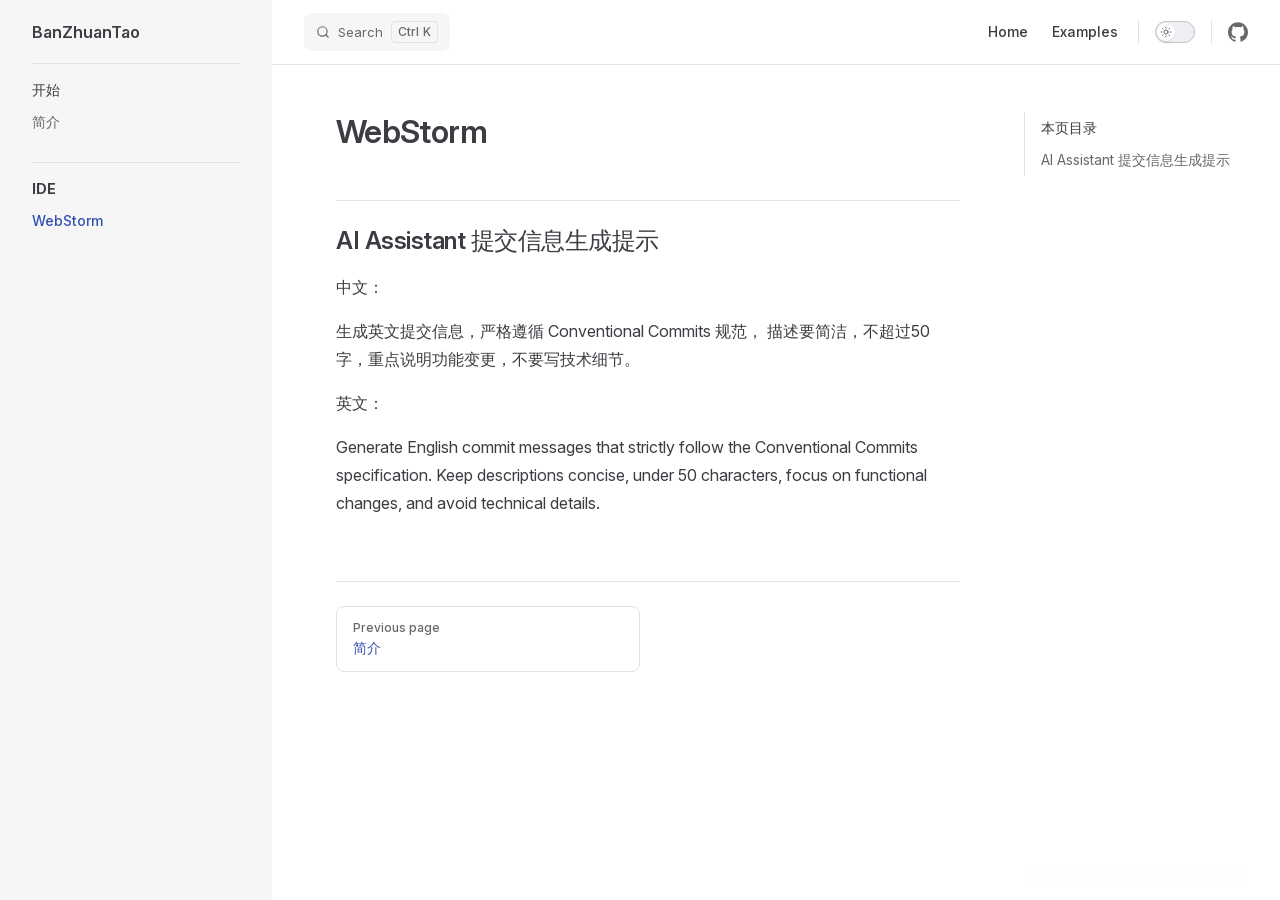
<file: ide/webstorm.html>
<!DOCTYPE html>
<html lang="en-US" dir="ltr">
  <head>
    <meta charset="utf-8">
    <meta name="viewport" content="width=device-width,initial-scale=1">
    <title>WebStorm | BanZhuanTao</title>
    <meta name="description" content="Learn programming">
    <meta name="generator" content="VitePress v2.0.0-alpha.17">
    <link rel="preload stylesheet" href="/assets/style.CLHG4H7d.css" as="style">
    <link rel="preload stylesheet" href="/vp-icons.css" as="style">
    
    <script type="module" src="/assets/app.BtGxrRI4.js"></script>
    <link rel="preload" href="/assets/inter-roman-latin.Cy4MYw_J.woff2" as="font" type="font/woff2" crossorigin="">
    <link rel="modulepreload" href="/assets/chunks/plugin-vue_export-helper.CWFOuxSp.js">
    <link rel="modulepreload" href="/assets/chunks/preload-helper.Be1fNvrY.js">
    <link rel="modulepreload" href="/assets/chunks/client.DZbG8K70.js">
    <link rel="modulepreload" href="/assets/chunks/runtime-core.esm-bundler.D9jJG0IN.js">
    <link rel="modulepreload" href="/assets/ide_webstorm.md.D1wMinM7.lean.js">
    <script id="check-dark-mode">(()=>{let e=localStorage.getItem(`vitepress-theme-appearance`)||`auto`,t=window.matchMedia(`(prefers-color-scheme: dark)`).matches;(!e||e===`auto`?t:e===`dark`)&&document.documentElement.classList.add(`dark`)})();</script>
    <script id="check-mac-os">document.documentElement.classList.toggle(`mac`,/Mac|iPhone|iPod|iPad/i.test(navigator.platform));</script>
  </head>
  <body>
    <div id="app"><div class="Layout" data-v-26cc9ad7><!--[--><!--]--><!--[--><span tabindex="-1" data-v-3b183302></span><a href="#VPContent" class="VPSkipLink visually-hidden" data-v-3b183302>Skip to content</a><!--]--><!----><header class="VPNav" data-v-26cc9ad7 data-v-e6b369bb><div class="VPNavBar has-sidebar top" data-v-e6b369bb data-v-cee0b825><div class="wrapper" data-v-cee0b825><div class="container" data-v-cee0b825><div class="title" data-v-cee0b825><div class="VPNavBarTitle has-sidebar" data-v-cee0b825 data-v-acf572a1><a class="title" href="/" data-v-acf572a1><!--[--><!--]--><!----><span data-v-acf572a1>BanZhuanTao</span><!--[--><!--]--></a></div></div><div class="content" data-v-cee0b825><div class="content-body" data-v-cee0b825><!--[--><!--]--><div class="VPNavBarSearch search" data-v-cee0b825 data-v-5aafb0ab><!--[--><button type="button" class="VPNavBarSearchButton" aria-label="Search" aria-keyshortcuts="/ control+k meta+k" data-v-5aafb0ab data-v-20d44383><span class="vpi-search" aria-hidden="true" data-v-20d44383></span><span class="text" data-v-20d44383>Search</span><span class="keys" aria-hidden="true" data-v-20d44383><kbd class="key-cmd" data-v-20d44383>⌘</kbd><kbd class="key-ctrl" data-v-20d44383>Ctrl</kbd><kbd data-v-20d44383>K</kbd></span></button><!----><!--]--></div><nav aria-labelledby="main-nav-aria-label" class="VPNavBarMenu menu" data-v-cee0b825 data-v-2003a9fb><span id="main-nav-aria-label" class="visually-hidden" data-v-2003a9fb> Main Navigation </span><!--[--><!--[--><a class="VPLink link VPNavBarMenuLink" href="/" tabindex="0" data-v-2003a9fb data-v-0ca82a2a><!--[--><span data-v-0ca82a2a>Home</span><!--]--></a><!--]--><!--[--><a class="VPLink link VPNavBarMenuLink" href="/markdown-examples.html" tabindex="0" data-v-2003a9fb data-v-0ca82a2a><!--[--><span data-v-0ca82a2a>Examples</span><!--]--></a><!--]--><!--]--></nav><!----><div class="VPNavBarAppearance appearance" data-v-cee0b825 data-v-66690546><button class="VPSwitch VPSwitchAppearance" type="button" role="switch" title aria-checked="false" data-v-66690546 data-v-f1c967fe data-v-5fdad39d><span class="check" data-v-5fdad39d><span class="icon" data-v-5fdad39d><!--[--><span class="vpi-sun sun" data-v-f1c967fe></span><span class="vpi-moon moon" data-v-f1c967fe></span><!--]--></span></span></button></div><div class="VPSocialLinks VPNavBarSocialLinks social-links" data-v-cee0b825 data-v-51cd24ef data-v-c5395a85><!--[--><a class="VPSocialLink no-icon" href="https://github.com/banzhuantao/banzhuantao.github.io" aria-label="github" target="_blank" rel="me noopener" data-v-c5395a85 data-v-8394ac6b><span class="vpi-social-github"></span></a><!--]--></div><div class="VPFlyout VPNavBarExtra extra" data-v-cee0b825 data-v-601f4626 data-v-3fb5cbc6><button type="button" class="button" aria-haspopup="true" aria-expanded="false" aria-label="extra navigation" data-v-3fb5cbc6><span class="vpi-more-horizontal icon" data-v-3fb5cbc6></span></button><div class="menu" data-v-3fb5cbc6><div class="VPMenu" data-v-3fb5cbc6 data-v-09484115><!----><!--[--><!--[--><!----><div class="group" data-v-601f4626><div class="item appearance" data-v-601f4626><p class="label" data-v-601f4626>Appearance</p><div class="appearance-action" data-v-601f4626><button class="VPSwitch VPSwitchAppearance" type="button" role="switch" title aria-checked="false" data-v-601f4626 data-v-f1c967fe data-v-5fdad39d><span class="check" data-v-5fdad39d><span class="icon" data-v-5fdad39d><!--[--><span class="vpi-sun sun" data-v-f1c967fe></span><span class="vpi-moon moon" data-v-f1c967fe></span><!--]--></span></span></button></div></div></div><div class="group" data-v-601f4626><div class="item social-links" data-v-601f4626><div class="VPSocialLinks social-links-list" data-v-601f4626 data-v-c5395a85><!--[--><a class="VPSocialLink no-icon" href="https://github.com/banzhuantao/banzhuantao.github.io" aria-label="github" target="_blank" rel="me noopener" data-v-c5395a85 data-v-8394ac6b><span class="vpi-social-github"></span></a><!--]--></div></div></div><!--]--><!--]--></div></div></div><!--[--><!--]--><button type="button" class="VPNavBarHamburger hamburger" aria-label="mobile navigation" aria-expanded="false" aria-controls="VPNavScreen" data-v-cee0b825 data-v-e5d14b28><span class="container" data-v-e5d14b28><span class="top" data-v-e5d14b28></span><span class="middle" data-v-e5d14b28></span><span class="bottom" data-v-e5d14b28></span></span></button></div></div></div></div><div class="divider" data-v-cee0b825><div class="divider-line" data-v-cee0b825></div></div></div><!----></header><div class="VPLocalNav has-sidebar empty" data-v-26cc9ad7 data-v-19f14911><div class="container" data-v-19f14911><button class="menu" aria-expanded="false" aria-controls="VPSidebarNav" data-v-19f14911><span class="vpi-align-left menu-icon" data-v-19f14911></span><span class="menu-text" data-v-19f14911>Menu</span></button><div class="VPLocalNavOutlineDropdown" style="--vp-vh:0px;" data-v-19f14911 data-v-fd73bdf1><button data-v-fd73bdf1>Return to top</button><!----></div></div></div><aside class="VPSidebar" data-v-26cc9ad7 data-v-9a40fd39><div class="curtain" data-v-9a40fd39></div><nav class="nav" id="VPSidebarNav" aria-labelledby="sidebar-aria-label" tabindex="-1" data-v-9a40fd39><span class="visually-hidden" id="sidebar-aria-label" data-v-9a40fd39> Sidebar Navigation </span><!--[--><!--]--><!--[--><div class="no-transition group" data-v-2f151a86><section class="VPSidebarItem level-0" data-v-2f151a86 data-v-7c2000ba><div class="item" role="button" tabindex="0" data-v-7c2000ba><div class="indicator" data-v-7c2000ba></div><h2 class="text" data-v-7c2000ba>开始</h2><!----></div><div class="items" data-v-7c2000ba><!--[--><div class="VPSidebarItem level-1 is-link" data-v-7c2000ba data-v-7c2000ba><div class="item" data-v-7c2000ba><div class="indicator" data-v-7c2000ba></div><a class="VPLink link link" href="/ide.html" data-v-7c2000ba><!--[--><p class="text" data-v-7c2000ba>简介</p><!--]--></a><!----></div><!----></div><!--]--></div></section></div><div class="no-transition group" data-v-2f151a86><section class="VPSidebarItem level-0 has-active" data-v-2f151a86 data-v-7c2000ba><div class="item" role="button" tabindex="0" data-v-7c2000ba><div class="indicator" data-v-7c2000ba></div><h2 class="text" data-v-7c2000ba>IDE</h2><!----></div><div class="items" data-v-7c2000ba><!--[--><div class="VPSidebarItem level-1 is-link" data-v-7c2000ba data-v-7c2000ba><div class="item" data-v-7c2000ba><div class="indicator" data-v-7c2000ba></div><a class="VPLink link link" href="/ide/webstorm.html" data-v-7c2000ba><!--[--><p class="text" data-v-7c2000ba>WebStorm</p><!--]--></a><!----></div><!----></div><!--]--></div></section></div><!--]--><!--[--><!--]--></nav></aside><div class="VPContent has-sidebar" id="VPContent" data-v-26cc9ad7 data-v-2e70f1a4><div class="VPDoc has-sidebar has-aside" data-v-2e70f1a4 data-v-fc262e57><!--[--><!--]--><div class="container" data-v-fc262e57><div class="aside" data-v-fc262e57><div class="aside-curtain" data-v-fc262e57></div><div class="aside-container" data-v-fc262e57><div class="aside-content" data-v-fc262e57><div class="VPDocAside" data-v-fc262e57 data-v-693cf954><!--[--><!--]--><!--[--><!--]--><nav aria-labelledby="doc-outline-aria-label" class="VPDocAsideOutline" data-v-693cf954 data-v-d2ba341e><div class="content" data-v-d2ba341e><div class="outline-marker" data-v-d2ba341e></div><div aria-level="2" class="outline-title" id="doc-outline-aria-label" role="heading" data-v-d2ba341e>本页目录</div><ul class="VPDocOutlineItem root" data-v-d2ba341e data-v-d9d1b3f3><!--[--><!--]--></ul></div></nav><!--[--><!--]--><div class="spacer" data-v-693cf954></div><!--[--><!--]--><!----><!--[--><!--]--><!--[--><!--]--></div></div></div></div><div class="content" data-v-fc262e57><div class="content-container" data-v-fc262e57><!--[--><!--]--><main class="main" data-v-fc262e57><div style="position:relative;" class="vp-doc _ide_webstorm" data-v-fc262e57><div><h1 id="webstorm" tabindex="-1">WebStorm <a class="header-anchor" href="#webstorm" aria-label="Permalink to “WebStorm”">​</a></h1><h2 id="ai-assistant-提交信息生成提示" tabindex="-1">AI Assistant 提交信息生成提示 <a class="header-anchor" href="#ai-assistant-提交信息生成提示" aria-label="Permalink to “AI Assistant 提交信息生成提示”">​</a></h2><p>中文：</p><p>生成英文提交信息，严格遵循 Conventional Commits 规范， 描述要简洁，不超过50字，重点说明功能变更，不要写技术细节。</p><p>英文：</p><p>Generate English commit messages that strictly follow the Conventional Commits specification. Keep descriptions concise, under 50 characters, focus on functional changes, and avoid technical details.</p></div></div></main><footer class="VPDocFooter" data-v-fc262e57 data-v-549180a9><!--[--><!--]--><!----><nav class="prev-next" aria-labelledby="doc-footer-aria-label" data-v-549180a9><span class="visually-hidden" id="doc-footer-aria-label" data-v-549180a9>Pager</span><div class="pager" data-v-549180a9><a class="VPLink link pager-link prev" href="/ide.html" data-v-549180a9><!--[--><span class="desc" data-v-549180a9>Previous page</span><span class="title" data-v-549180a9>简介</span><!--]--></a></div><div class="pager" data-v-549180a9><!----></div></nav></footer><!--[--><!--]--></div></div></div><!--[--><!--]--></div></div><!----><!--[--><!--]--></div></div>
    <script>window.__VP_HASH_MAP__=JSON.parse("{\"api-examples.md\":\"Cf3Gq-NN\",\"browser_index.md\":\"tNgj78IL\",\"browser_url_parsing-process.md\":\"ByfQRrlH\",\"ide_index.md\":\"Hejdm8oH\",\"ide_webstorm.md\":\"D1wMinM7\",\"index.md\":\"DDW9Q489\",\"markdown-examples.md\":\"CyKHbTK7\",\"microservice_index.md\":\"vEL7gY-S\",\"microservice_qiankun_index.md\":\"D4RiXqO7\",\"react_index.md\":\"C5fJ72V1\",\"vue_index.md\":\"CHrDb0L9\"}");window.__VP_SITE_DATA__=JSON.parse("{\"lang\":\"en-US\",\"dir\":\"ltr\",\"title\":\"BanZhuanTao\",\"description\":\"Learn programming\",\"base\":\"/\",\"head\":[],\"router\":{\"prefetchLinks\":true},\"appearance\":true,\"themeConfig\":{\"nav\":[{\"text\":\"Home\",\"link\":\"/\"},{\"text\":\"Examples\",\"link\":\"/markdown-examples\"}],\"outline\":{\"level\":[2,3],\"label\":\"本页目录\"},\"search\":{\"provider\":\"local\"},\"sidebar\":{\"/browser/\":[{\"text\":\"开始\",\"items\":[{\"text\":\"简介\",\"link\":\"/browser\"}]},{\"text\":\"URL\",\"items\":[{\"text\":\"解析过程\",\"link\":\"/browser/url/parsing-process\"}]}],\"/vue/\":[{\"text\":\"开始\",\"items\":[{\"text\":\"简介\",\"link\":\"/vue\"}]}],\"/react/\":[{\"text\":\"开始\",\"items\":[{\"text\":\"简介\",\"link\":\"/react\"}]}],\"/microservice/\":[{\"text\":\"开始\",\"items\":[{\"text\":\"简介\",\"link\":\"/microservice\"}]},{\"text\":\"前端\",\"items\":[{\"text\":\"qiankun\",\"link\":\"/microservice/qiankun\"}]}],\"/ide/\":[{\"text\":\"开始\",\"items\":[{\"text\":\"简介\",\"link\":\"/ide\"}]},{\"text\":\"IDE\",\"items\":[{\"text\":\"WebStorm\",\"link\":\"/ide/webstorm\"}]}]},\"socialLinks\":[{\"icon\":\"github\",\"link\":\"https://github.com/banzhuantao/banzhuantao.github.io\"}]},\"locales\":{},\"scrollOffset\":134,\"cleanUrls\":false,\"additionalConfig\":{}}");</script>
    
  </body>
</html>
</file>
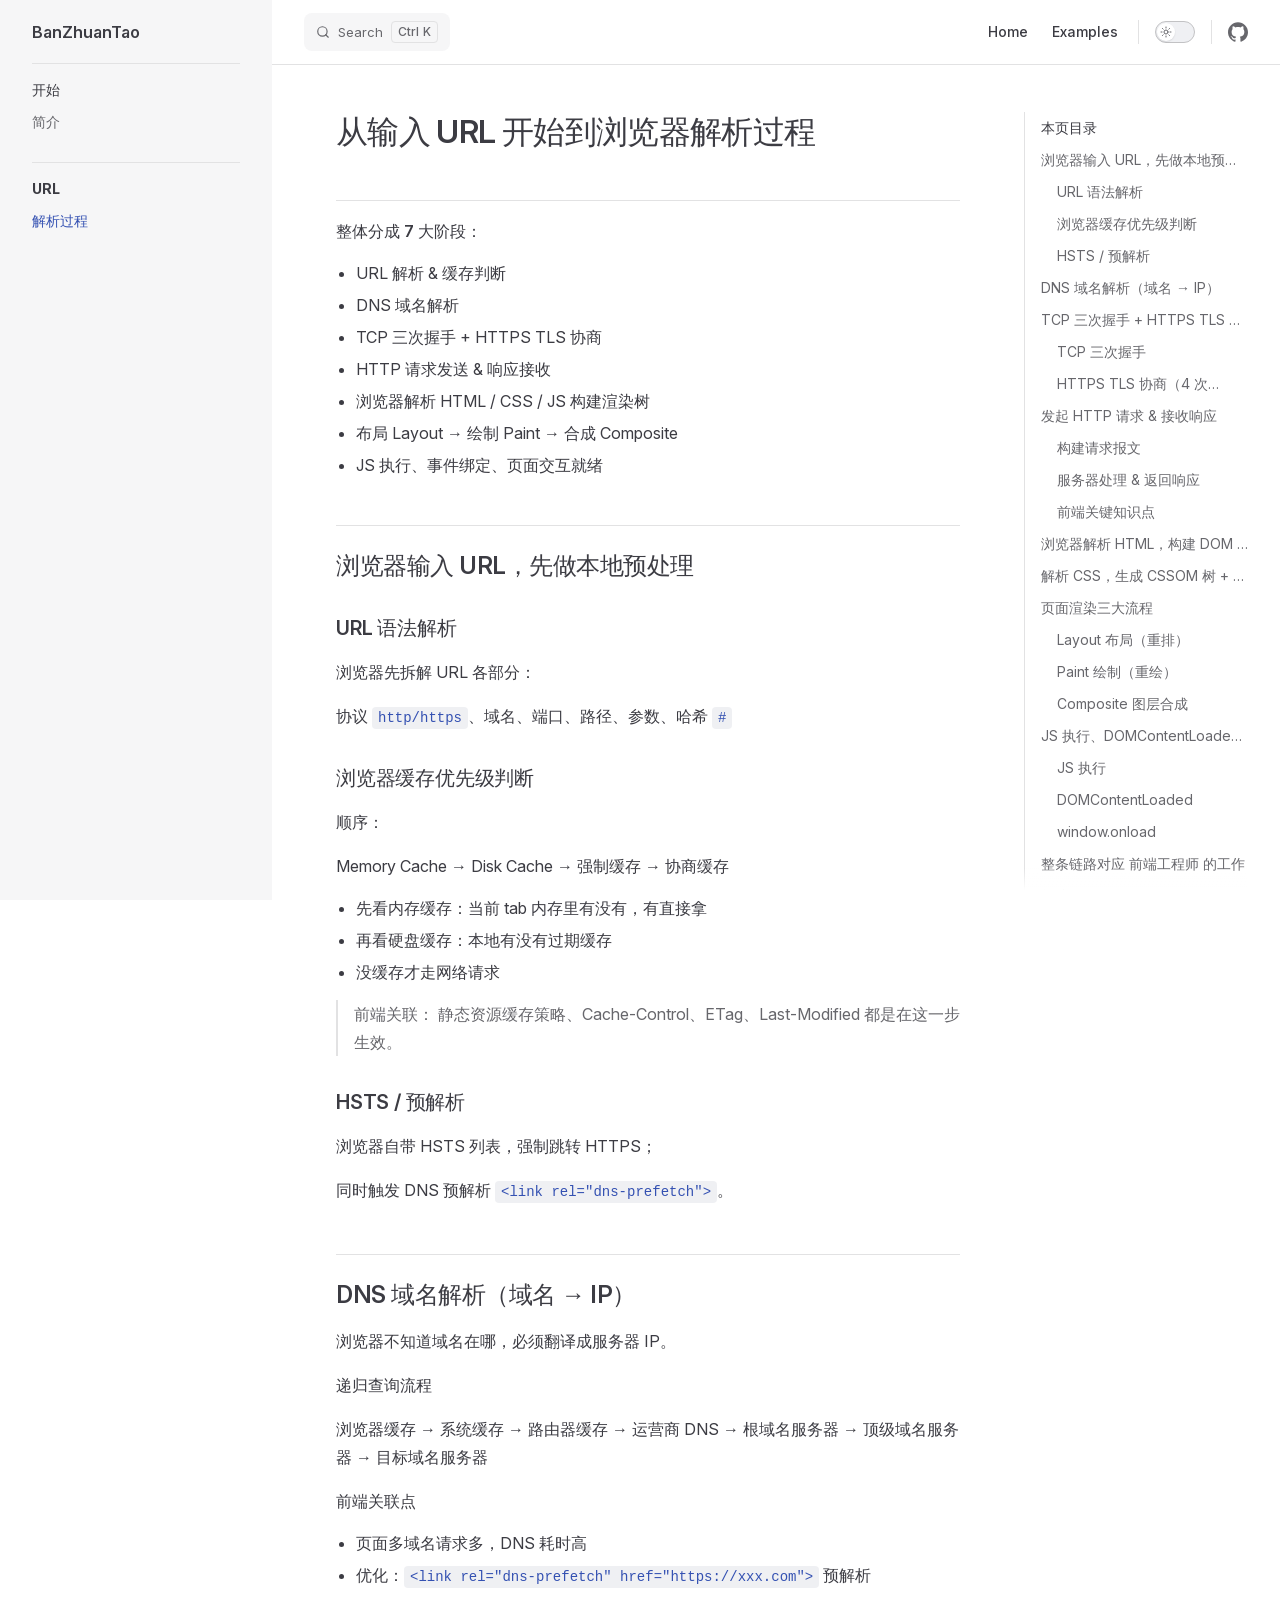
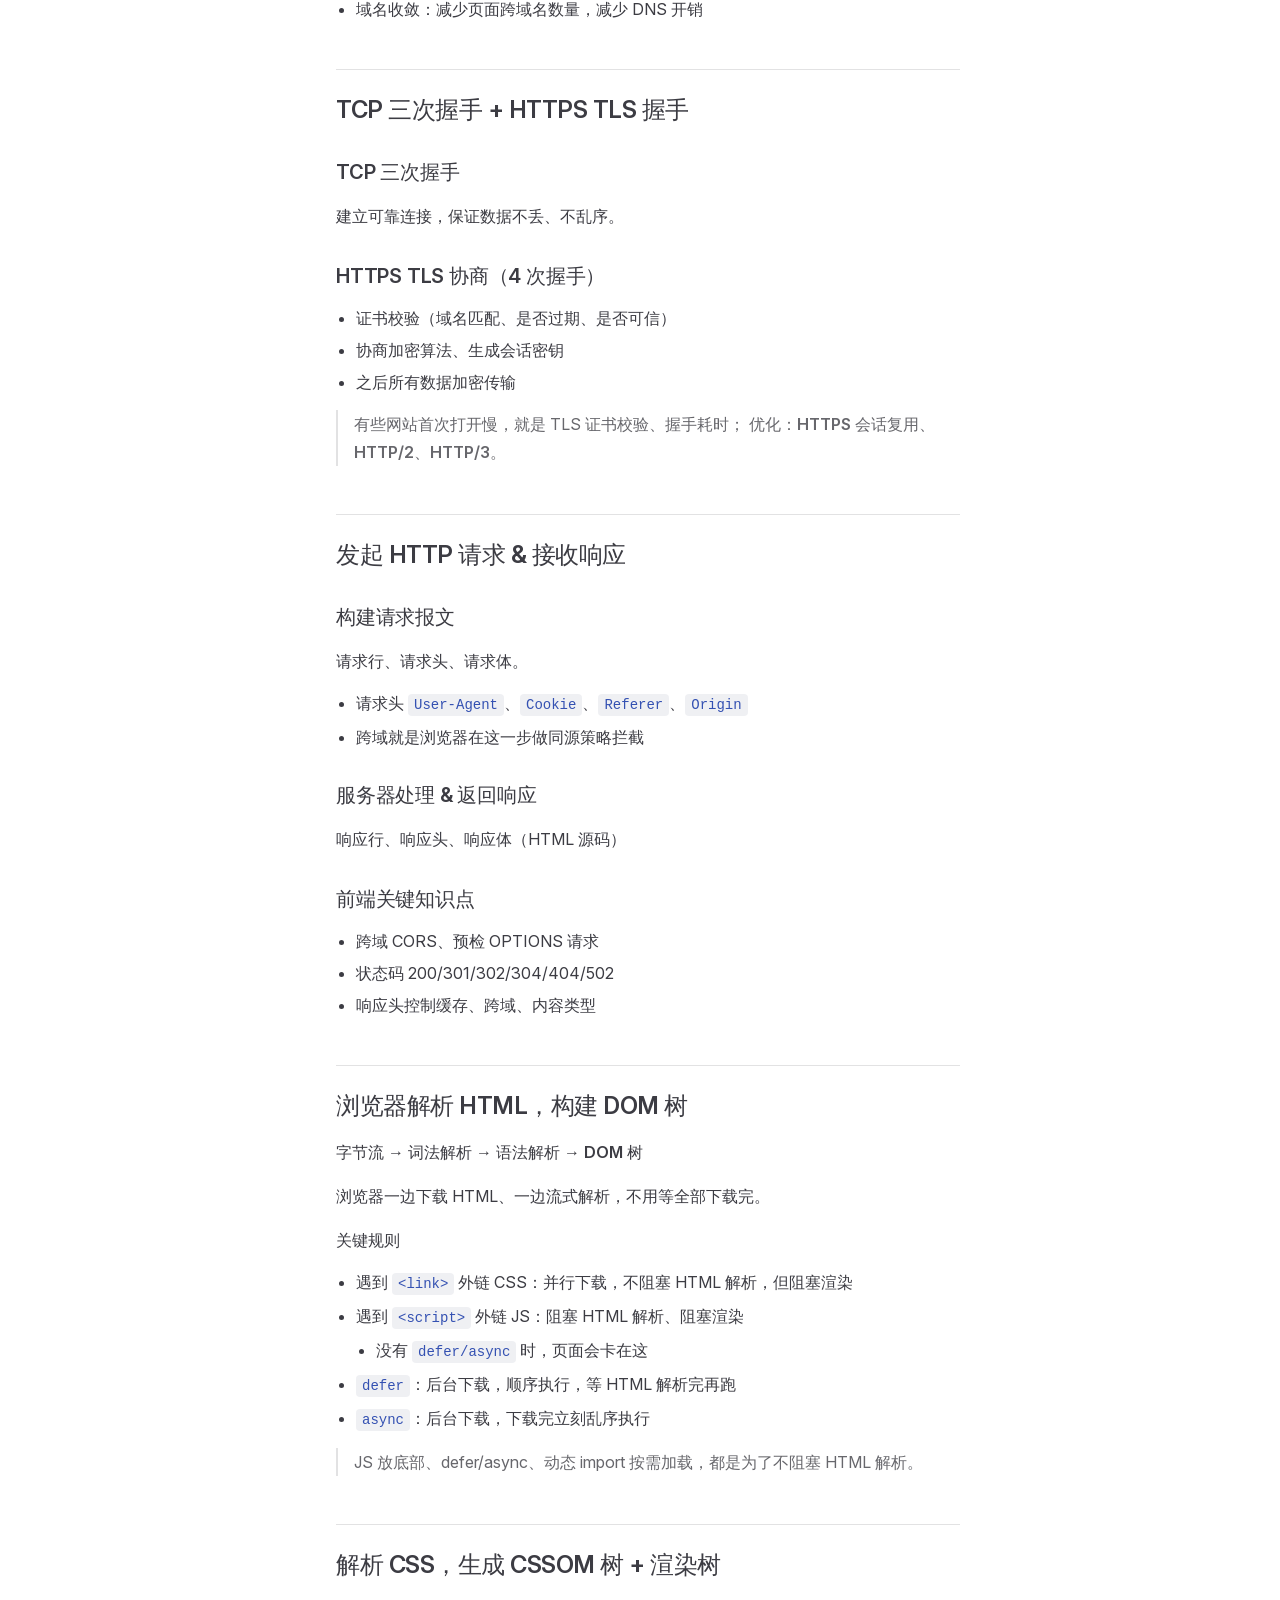
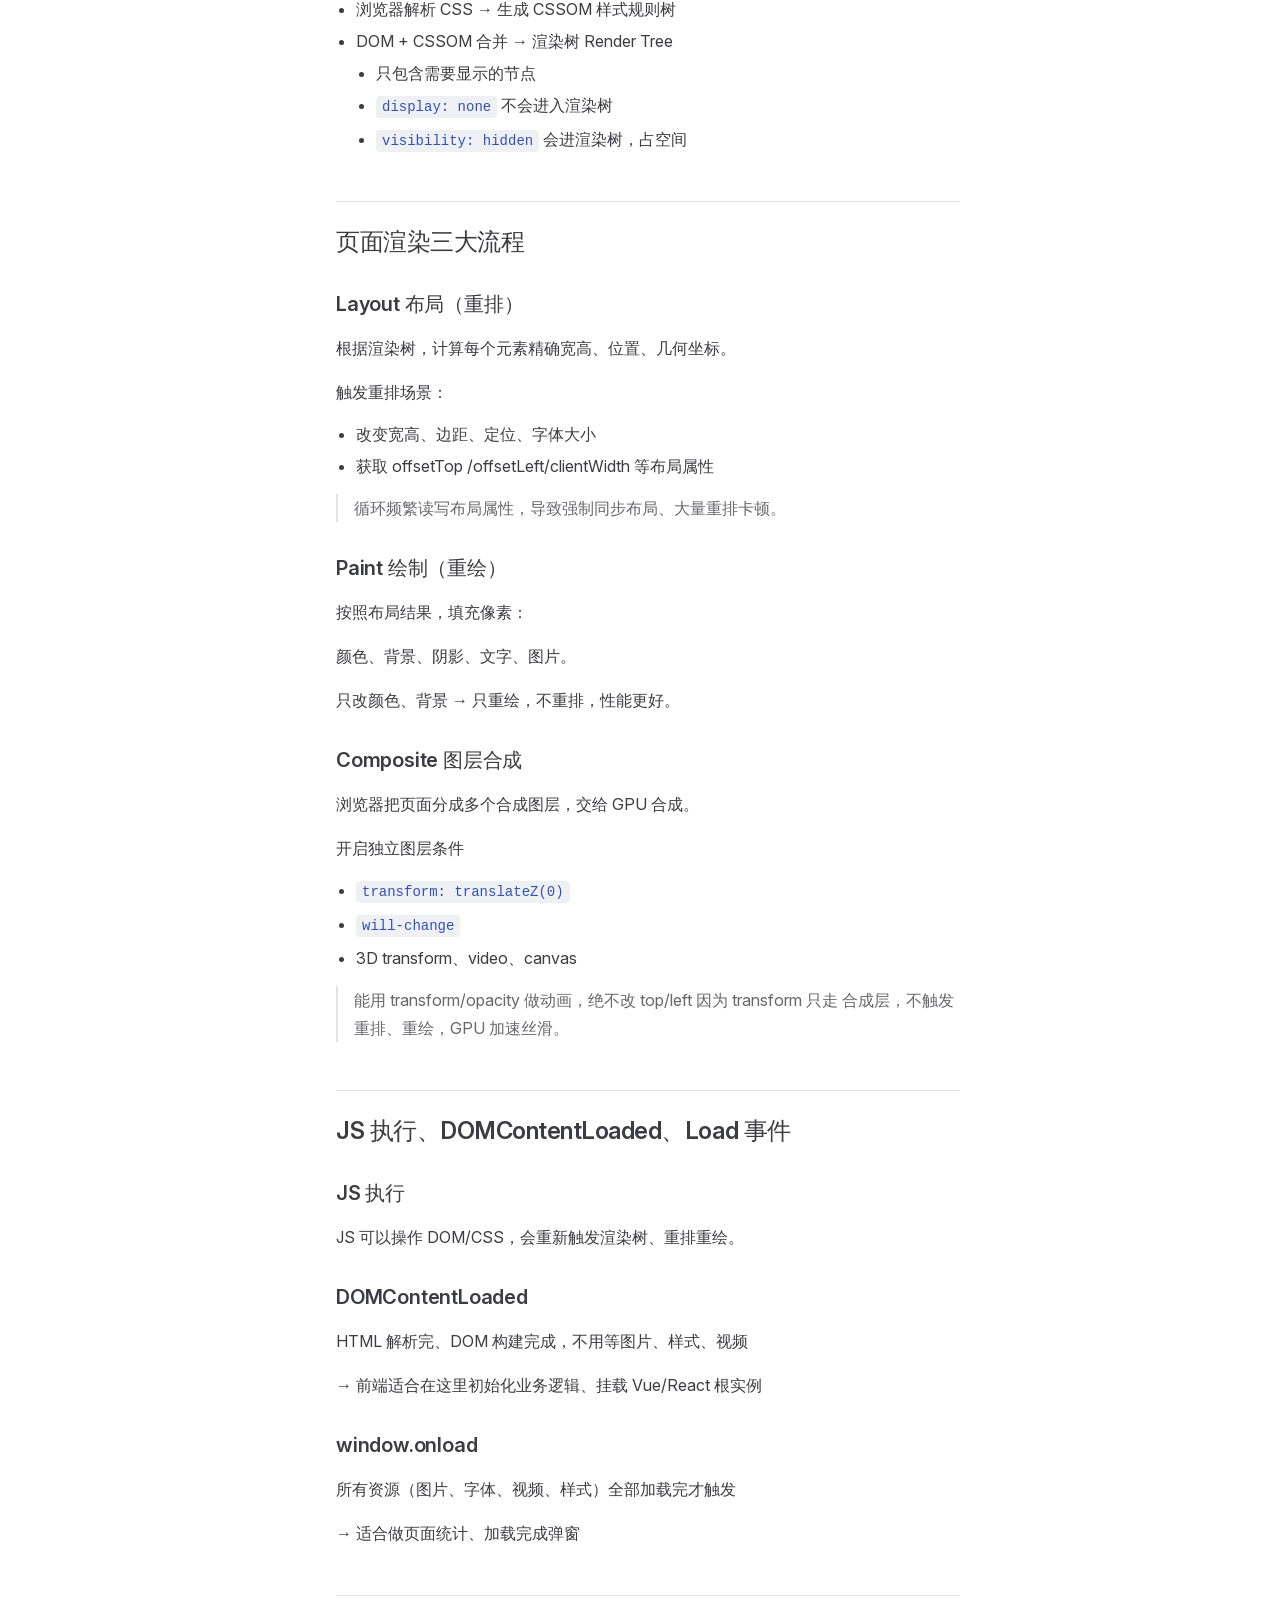
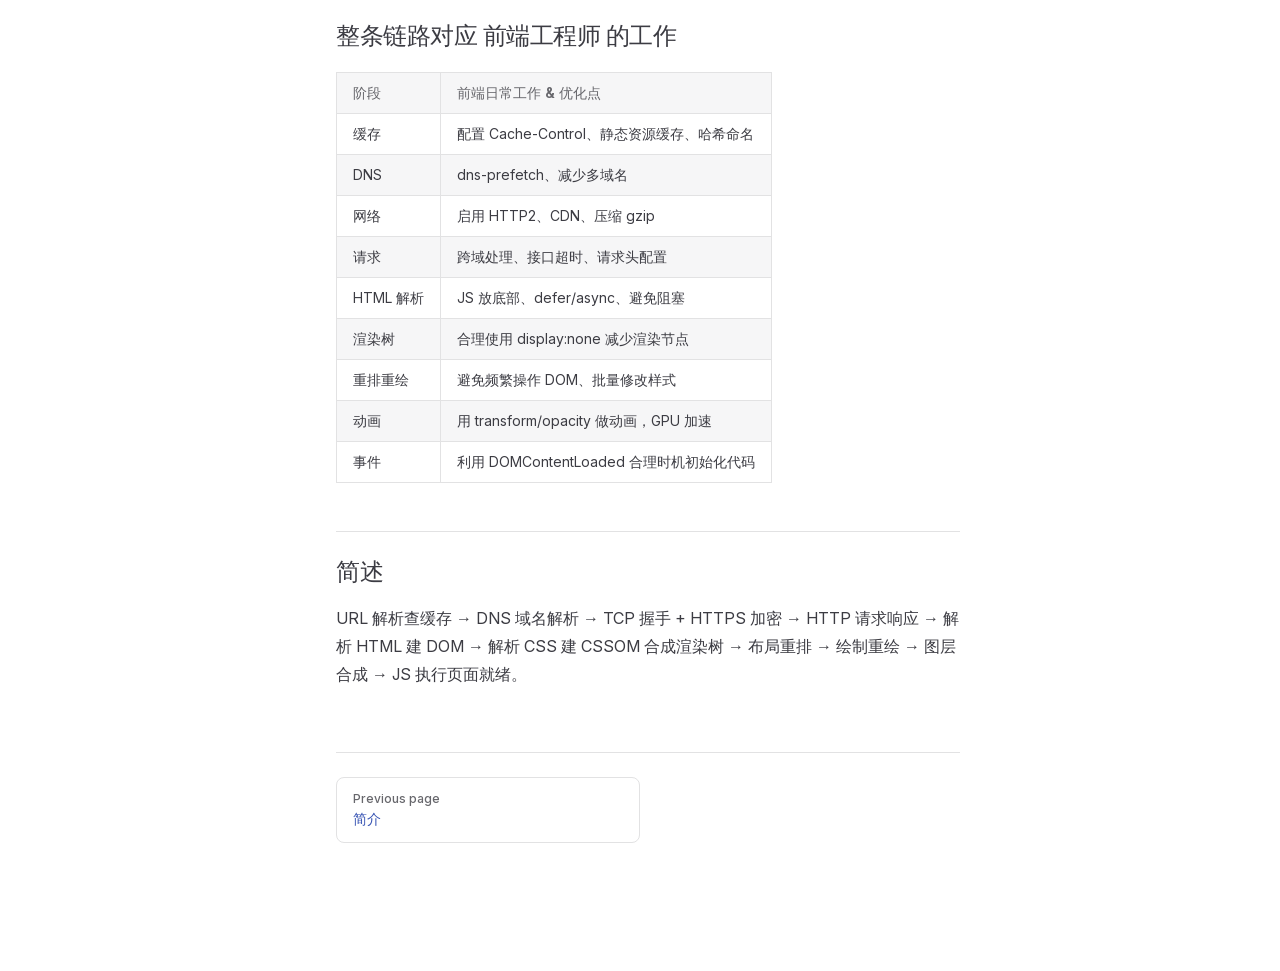
<file: browser/url/parsing-process.html>
<!DOCTYPE html>
<html lang="en-US" dir="ltr">
  <head>
    <meta charset="utf-8">
    <meta name="viewport" content="width=device-width,initial-scale=1">
    <title>从输入 URL 开始到浏览器解析过程 | BanZhuanTao</title>
    <meta name="description" content="Learn programming">
    <meta name="generator" content="VitePress v2.0.0-alpha.17">
    <link rel="preload stylesheet" href="/assets/style.CLHG4H7d.css" as="style">
    <link rel="preload stylesheet" href="/vp-icons.css" as="style">
    
    <script type="module" src="/assets/app.BtGxrRI4.js"></script>
    <link rel="preload" href="/assets/inter-roman-latin.Cy4MYw_J.woff2" as="font" type="font/woff2" crossorigin="">
    <link rel="modulepreload" href="/assets/chunks/plugin-vue_export-helper.CWFOuxSp.js">
    <link rel="modulepreload" href="/assets/chunks/preload-helper.Be1fNvrY.js">
    <link rel="modulepreload" href="/assets/chunks/client.DZbG8K70.js">
    <link rel="modulepreload" href="/assets/chunks/runtime-core.esm-bundler.D9jJG0IN.js">
    <link rel="modulepreload" href="/assets/browser_url_parsing-process.md.ByfQRrlH.lean.js">
    <script id="check-dark-mode">(()=>{let e=localStorage.getItem(`vitepress-theme-appearance`)||`auto`,t=window.matchMedia(`(prefers-color-scheme: dark)`).matches;(!e||e===`auto`?t:e===`dark`)&&document.documentElement.classList.add(`dark`)})();</script>
    <script id="check-mac-os">document.documentElement.classList.toggle(`mac`,/Mac|iPhone|iPod|iPad/i.test(navigator.platform));</script>
  </head>
  <body>
    <div id="app"><div class="Layout" data-v-26cc9ad7><!--[--><!--]--><!--[--><span tabindex="-1" data-v-3b183302></span><a href="#VPContent" class="VPSkipLink visually-hidden" data-v-3b183302>Skip to content</a><!--]--><!----><header class="VPNav" data-v-26cc9ad7 data-v-e6b369bb><div class="VPNavBar has-sidebar top" data-v-e6b369bb data-v-cee0b825><div class="wrapper" data-v-cee0b825><div class="container" data-v-cee0b825><div class="title" data-v-cee0b825><div class="VPNavBarTitle has-sidebar" data-v-cee0b825 data-v-acf572a1><a class="title" href="/" data-v-acf572a1><!--[--><!--]--><!----><span data-v-acf572a1>BanZhuanTao</span><!--[--><!--]--></a></div></div><div class="content" data-v-cee0b825><div class="content-body" data-v-cee0b825><!--[--><!--]--><div class="VPNavBarSearch search" data-v-cee0b825 data-v-5aafb0ab><!--[--><button type="button" class="VPNavBarSearchButton" aria-label="Search" aria-keyshortcuts="/ control+k meta+k" data-v-5aafb0ab data-v-20d44383><span class="vpi-search" aria-hidden="true" data-v-20d44383></span><span class="text" data-v-20d44383>Search</span><span class="keys" aria-hidden="true" data-v-20d44383><kbd class="key-cmd" data-v-20d44383>⌘</kbd><kbd class="key-ctrl" data-v-20d44383>Ctrl</kbd><kbd data-v-20d44383>K</kbd></span></button><!----><!--]--></div><nav aria-labelledby="main-nav-aria-label" class="VPNavBarMenu menu" data-v-cee0b825 data-v-2003a9fb><span id="main-nav-aria-label" class="visually-hidden" data-v-2003a9fb> Main Navigation </span><!--[--><!--[--><a class="VPLink link VPNavBarMenuLink" href="/" tabindex="0" data-v-2003a9fb data-v-0ca82a2a><!--[--><span data-v-0ca82a2a>Home</span><!--]--></a><!--]--><!--[--><a class="VPLink link VPNavBarMenuLink" href="/markdown-examples.html" tabindex="0" data-v-2003a9fb data-v-0ca82a2a><!--[--><span data-v-0ca82a2a>Examples</span><!--]--></a><!--]--><!--]--></nav><!----><div class="VPNavBarAppearance appearance" data-v-cee0b825 data-v-66690546><button class="VPSwitch VPSwitchAppearance" type="button" role="switch" title aria-checked="false" data-v-66690546 data-v-f1c967fe data-v-5fdad39d><span class="check" data-v-5fdad39d><span class="icon" data-v-5fdad39d><!--[--><span class="vpi-sun sun" data-v-f1c967fe></span><span class="vpi-moon moon" data-v-f1c967fe></span><!--]--></span></span></button></div><div class="VPSocialLinks VPNavBarSocialLinks social-links" data-v-cee0b825 data-v-51cd24ef data-v-c5395a85><!--[--><a class="VPSocialLink no-icon" href="https://github.com/banzhuantao/banzhuantao.github.io" aria-label="github" target="_blank" rel="me noopener" data-v-c5395a85 data-v-8394ac6b><span class="vpi-social-github"></span></a><!--]--></div><div class="VPFlyout VPNavBarExtra extra" data-v-cee0b825 data-v-601f4626 data-v-3fb5cbc6><button type="button" class="button" aria-haspopup="true" aria-expanded="false" aria-label="extra navigation" data-v-3fb5cbc6><span class="vpi-more-horizontal icon" data-v-3fb5cbc6></span></button><div class="menu" data-v-3fb5cbc6><div class="VPMenu" data-v-3fb5cbc6 data-v-09484115><!----><!--[--><!--[--><!----><div class="group" data-v-601f4626><div class="item appearance" data-v-601f4626><p class="label" data-v-601f4626>Appearance</p><div class="appearance-action" data-v-601f4626><button class="VPSwitch VPSwitchAppearance" type="button" role="switch" title aria-checked="false" data-v-601f4626 data-v-f1c967fe data-v-5fdad39d><span class="check" data-v-5fdad39d><span class="icon" data-v-5fdad39d><!--[--><span class="vpi-sun sun" data-v-f1c967fe></span><span class="vpi-moon moon" data-v-f1c967fe></span><!--]--></span></span></button></div></div></div><div class="group" data-v-601f4626><div class="item social-links" data-v-601f4626><div class="VPSocialLinks social-links-list" data-v-601f4626 data-v-c5395a85><!--[--><a class="VPSocialLink no-icon" href="https://github.com/banzhuantao/banzhuantao.github.io" aria-label="github" target="_blank" rel="me noopener" data-v-c5395a85 data-v-8394ac6b><span class="vpi-social-github"></span></a><!--]--></div></div></div><!--]--><!--]--></div></div></div><!--[--><!--]--><button type="button" class="VPNavBarHamburger hamburger" aria-label="mobile navigation" aria-expanded="false" aria-controls="VPNavScreen" data-v-cee0b825 data-v-e5d14b28><span class="container" data-v-e5d14b28><span class="top" data-v-e5d14b28></span><span class="middle" data-v-e5d14b28></span><span class="bottom" data-v-e5d14b28></span></span></button></div></div></div></div><div class="divider" data-v-cee0b825><div class="divider-line" data-v-cee0b825></div></div></div><!----></header><div class="VPLocalNav has-sidebar empty" data-v-26cc9ad7 data-v-19f14911><div class="container" data-v-19f14911><button class="menu" aria-expanded="false" aria-controls="VPSidebarNav" data-v-19f14911><span class="vpi-align-left menu-icon" data-v-19f14911></span><span class="menu-text" data-v-19f14911>Menu</span></button><div class="VPLocalNavOutlineDropdown" style="--vp-vh:0px;" data-v-19f14911 data-v-fd73bdf1><button data-v-fd73bdf1>Return to top</button><!----></div></div></div><aside class="VPSidebar" data-v-26cc9ad7 data-v-9a40fd39><div class="curtain" data-v-9a40fd39></div><nav class="nav" id="VPSidebarNav" aria-labelledby="sidebar-aria-label" tabindex="-1" data-v-9a40fd39><span class="visually-hidden" id="sidebar-aria-label" data-v-9a40fd39> Sidebar Navigation </span><!--[--><!--]--><!--[--><div class="no-transition group" data-v-2f151a86><section class="VPSidebarItem level-0" data-v-2f151a86 data-v-7c2000ba><div class="item" role="button" tabindex="0" data-v-7c2000ba><div class="indicator" data-v-7c2000ba></div><h2 class="text" data-v-7c2000ba>开始</h2><!----></div><div class="items" data-v-7c2000ba><!--[--><div class="VPSidebarItem level-1 is-link" data-v-7c2000ba data-v-7c2000ba><div class="item" data-v-7c2000ba><div class="indicator" data-v-7c2000ba></div><a class="VPLink link link" href="/browser.html" data-v-7c2000ba><!--[--><p class="text" data-v-7c2000ba>简介</p><!--]--></a><!----></div><!----></div><!--]--></div></section></div><div class="no-transition group" data-v-2f151a86><section class="VPSidebarItem level-0 has-active" data-v-2f151a86 data-v-7c2000ba><div class="item" role="button" tabindex="0" data-v-7c2000ba><div class="indicator" data-v-7c2000ba></div><h2 class="text" data-v-7c2000ba>URL</h2><!----></div><div class="items" data-v-7c2000ba><!--[--><div class="VPSidebarItem level-1 is-link" data-v-7c2000ba data-v-7c2000ba><div class="item" data-v-7c2000ba><div class="indicator" data-v-7c2000ba></div><a class="VPLink link link" href="/browser/url/parsing-process.html" data-v-7c2000ba><!--[--><p class="text" data-v-7c2000ba>解析过程</p><!--]--></a><!----></div><!----></div><!--]--></div></section></div><!--]--><!--[--><!--]--></nav></aside><div class="VPContent has-sidebar" id="VPContent" data-v-26cc9ad7 data-v-2e70f1a4><div class="VPDoc has-sidebar has-aside" data-v-2e70f1a4 data-v-fc262e57><!--[--><!--]--><div class="container" data-v-fc262e57><div class="aside" data-v-fc262e57><div class="aside-curtain" data-v-fc262e57></div><div class="aside-container" data-v-fc262e57><div class="aside-content" data-v-fc262e57><div class="VPDocAside" data-v-fc262e57 data-v-693cf954><!--[--><!--]--><!--[--><!--]--><nav aria-labelledby="doc-outline-aria-label" class="VPDocAsideOutline" data-v-693cf954 data-v-d2ba341e><div class="content" data-v-d2ba341e><div class="outline-marker" data-v-d2ba341e></div><div aria-level="2" class="outline-title" id="doc-outline-aria-label" role="heading" data-v-d2ba341e>本页目录</div><ul class="VPDocOutlineItem root" data-v-d2ba341e data-v-d9d1b3f3><!--[--><!--]--></ul></div></nav><!--[--><!--]--><div class="spacer" data-v-693cf954></div><!--[--><!--]--><!----><!--[--><!--]--><!--[--><!--]--></div></div></div></div><div class="content" data-v-fc262e57><div class="content-container" data-v-fc262e57><!--[--><!--]--><main class="main" data-v-fc262e57><div style="position:relative;" class="vp-doc _browser_url_parsing-process" data-v-fc262e57><div><h1 id="从输入-url-开始到浏览器解析过程" tabindex="-1">从输入 URL 开始到浏览器解析过程 <a class="header-anchor" href="#从输入-url-开始到浏览器解析过程" aria-label="Permalink to “从输入 URL 开始到浏览器解析过程”">​</a></h1><hr><p><strong>整体分成 7 大阶段：</strong></p><ul><li>URL 解析 &amp; 缓存判断</li><li>DNS 域名解析</li><li>TCP 三次握手 + HTTPS TLS 协商</li><li>HTTP 请求发送 &amp; 响应接收</li><li>浏览器解析 HTML / CSS / JS 构建渲染树</li><li>布局 Layout → 绘制 Paint → 合成 Composite</li><li>JS 执行、事件绑定、页面交互就绪</li></ul><h2 id="浏览器输入-url-先做本地预处理" tabindex="-1">浏览器输入 URL，先做本地预处理 <a class="header-anchor" href="#浏览器输入-url-先做本地预处理" aria-label="Permalink to “浏览器输入 URL，先做本地预处理”">​</a></h2><h3 id="url-语法解析" tabindex="-1">URL 语法解析 <a class="header-anchor" href="#url-语法解析" aria-label="Permalink to “URL 语法解析”">​</a></h3><p>浏览器先拆解 URL 各部分：</p><p>协议 <code>http/https</code>、域名、端口、路径、参数、哈希 <code>#</code></p><h3 id="浏览器缓存优先级判断" tabindex="-1">浏览器缓存优先级判断 <a class="header-anchor" href="#浏览器缓存优先级判断" aria-label="Permalink to “浏览器缓存优先级判断”">​</a></h3><p>顺序：</p><p>Memory Cache → Disk Cache → 强制缓存 → 协商缓存</p><ul><li>先看内存缓存：当前 tab 内存里有没有，有直接拿</li><li>再看硬盘缓存：本地有没有过期缓存</li><li>没缓存才走网络请求</li></ul><blockquote><p>前端关联： 静态资源缓存策略、Cache-Control、ETag、Last-Modified 都是在这一步生效。</p></blockquote><h3 id="hsts-预解析" tabindex="-1">HSTS / 预解析 <a class="header-anchor" href="#hsts-预解析" aria-label="Permalink to “HSTS / 预解析”">​</a></h3><p>浏览器自带 HSTS 列表，强制跳转 HTTPS；</p><p>同时触发 DNS 预解析 <code>&lt;link rel=&quot;dns-prefetch&quot;&gt;</code>。</p><h2 id="dns-域名解析-域名-→-ip" tabindex="-1">DNS 域名解析（域名 → IP） <a class="header-anchor" href="#dns-域名解析-域名-→-ip" aria-label="Permalink to “DNS 域名解析（域名 → IP）”">​</a></h2><p>浏览器不知道域名在哪，必须翻译成服务器 IP。</p><p><strong>递归查询流程</strong></p><p>浏览器缓存 → 系统缓存 → 路由器缓存 → 运营商 DNS → 根域名服务器 → 顶级域名服务器 → 目标域名服务器</p><p><strong>前端关联点</strong></p><ul><li>页面多域名请求多，DNS 耗时高</li><li>优化：<code>&lt;link rel=&quot;dns-prefetch&quot; href=&quot;https://xxx.com&quot;&gt;</code> 预解析</li><li>域名收敛：减少页面跨域名数量，减少 DNS 开销</li></ul><h2 id="tcp-三次握手-https-tls-握手" tabindex="-1">TCP 三次握手 + HTTPS TLS 握手 <a class="header-anchor" href="#tcp-三次握手-https-tls-握手" aria-label="Permalink to “TCP 三次握手 + HTTPS TLS 握手”">​</a></h2><h3 id="tcp-三次握手" tabindex="-1">TCP 三次握手 <a class="header-anchor" href="#tcp-三次握手" aria-label="Permalink to “TCP 三次握手”">​</a></h3><p>建立可靠连接，保证数据不丢、不乱序。</p><h3 id="https-tls-协商-4-次握手" tabindex="-1">HTTPS TLS 协商（4 次握手） <a class="header-anchor" href="#https-tls-协商-4-次握手" aria-label="Permalink to “HTTPS TLS 协商（4 次握手）”">​</a></h3><ul><li>证书校验（域名匹配、是否过期、是否可信）</li><li>协商加密算法、生成会话密钥</li><li>之后所有数据加密传输</li></ul><blockquote><p>有些网站首次打开慢，就是 TLS 证书校验、握手耗时； 优化：<strong>HTTPS 会话复用、HTTP/2、HTTP/3</strong>。</p></blockquote><h2 id="发起-http-请求-接收响应" tabindex="-1">发起 HTTP 请求 &amp; 接收响应 <a class="header-anchor" href="#发起-http-请求-接收响应" aria-label="Permalink to “发起 HTTP 请求 &amp; 接收响应”">​</a></h2><h3 id="构建请求报文" tabindex="-1">构建请求报文 <a class="header-anchor" href="#构建请求报文" aria-label="Permalink to “构建请求报文”">​</a></h3><p>请求行、请求头、请求体。</p><ul><li>请求头 <code>User-Agent</code>、<code>Cookie</code>、<code>Referer</code>、<code>Origin</code></li><li>跨域就是浏览器在这一步做同源策略拦截</li></ul><h3 id="服务器处理-返回响应" tabindex="-1">服务器处理 &amp; 返回响应 <a class="header-anchor" href="#服务器处理-返回响应" aria-label="Permalink to “服务器处理 &amp; 返回响应”">​</a></h3><p>响应行、响应头、响应体（HTML 源码）</p><h3 id="前端关键知识点" tabindex="-1">前端关键知识点 <a class="header-anchor" href="#前端关键知识点" aria-label="Permalink to “前端关键知识点”">​</a></h3><ul><li>跨域 CORS、预检 OPTIONS 请求</li><li>状态码 200/301/302/304/404/502</li><li>响应头控制缓存、跨域、内容类型</li></ul><h2 id="浏览器解析-html-构建-dom-树" tabindex="-1">浏览器解析 HTML，构建 DOM 树 <a class="header-anchor" href="#浏览器解析-html-构建-dom-树" aria-label="Permalink to “浏览器解析 HTML，构建 DOM 树”">​</a></h2><p><strong>字节流 → 词法解析 → 语法解析 → DOM 树</strong></p><p>浏览器一边下载 HTML、一边流式解析，不用等全部下载完。</p><p><strong>关键规则</strong></p><ul><li>遇到 <code>&lt;link&gt;</code> 外链 CSS：并行下载，不阻塞 HTML 解析，但阻塞渲染</li><li>遇到 <code>&lt;script&gt;</code> 外链 JS：阻塞 HTML 解析、阻塞渲染 <ul><li>没有 <code>defer/async</code> 时，页面会卡在这</li></ul></li><li><code>defer</code>：后台下载，顺序执行，等 HTML 解析完再跑</li><li><code>async</code>：后台下载，下载完立刻乱序执行</li></ul><blockquote><p>JS 放底部、defer/async、动态 import 按需加载，都是为了不阻塞 HTML 解析。</p></blockquote><h2 id="解析-css-生成-cssom-树-渲染树" tabindex="-1">解析 CSS，生成 CSSOM 树 + 渲染树 <a class="header-anchor" href="#解析-css-生成-cssom-树-渲染树" aria-label="Permalink to “解析 CSS，生成 CSSOM 树 + 渲染树”">​</a></h2><ul><li>浏览器解析 CSS → 生成 CSSOM 样式规则树</li><li>DOM + CSSOM 合并 → 渲染树 Render Tree <ul><li>只包含需要显示的节点</li><li><code>display: none</code> 不会进入渲染树</li><li><code>visibility: hidden</code> 会进渲染树，占空间</li></ul></li></ul><h2 id="页面渲染三大流程" tabindex="-1">页面渲染三大流程 <a class="header-anchor" href="#页面渲染三大流程" aria-label="Permalink to “页面渲染三大流程”">​</a></h2><h3 id="layout-布局-重排" tabindex="-1">Layout 布局（重排） <a class="header-anchor" href="#layout-布局-重排" aria-label="Permalink to “Layout 布局（重排）”">​</a></h3><p>根据渲染树，计算每个元素精确宽高、位置、几何坐标。</p><p><strong>触发重排场景：</strong></p><ul><li>改变宽高、边距、定位、字体大小</li><li>获取 offsetTop /offsetLeft/clientWidth 等布局属性</li></ul><blockquote><p>循环频繁读写布局属性，导致强制同步布局、大量重排卡顿。</p></blockquote><h3 id="paint-绘制-重绘" tabindex="-1">Paint 绘制（重绘） <a class="header-anchor" href="#paint-绘制-重绘" aria-label="Permalink to “Paint 绘制（重绘）”">​</a></h3><p>按照布局结果，填充像素：</p><p>颜色、背景、阴影、文字、图片。</p><p>只改颜色、背景 → 只重绘，不重排，性能更好。</p><h3 id="composite-图层合成" tabindex="-1">Composite 图层合成 <a class="header-anchor" href="#composite-图层合成" aria-label="Permalink to “Composite 图层合成”">​</a></h3><p>浏览器把页面分成多个合成图层，交给 GPU 合成。</p><p><strong>开启独立图层条件</strong></p><ul><li><code>transform: translateZ(0)</code></li><li><code>will-change</code></li><li>3D transform、video、canvas</li></ul><blockquote><p>能用 transform/opacity 做动画，绝不改 top/left 因为 transform 只走 合成层，不触发重排、重绘，GPU 加速丝滑。</p></blockquote><h2 id="js-执行、domcontentloaded、load-事件" tabindex="-1">JS 执行、DOMContentLoaded、Load 事件 <a class="header-anchor" href="#js-执行、domcontentloaded、load-事件" aria-label="Permalink to “JS 执行、DOMContentLoaded、Load 事件”">​</a></h2><h3 id="js-执行" tabindex="-1">JS 执行 <a class="header-anchor" href="#js-执行" aria-label="Permalink to “JS 执行”">​</a></h3><p>JS 可以操作 DOM/CSS，会重新触发渲染树、重排重绘。</p><h3 id="domcontentloaded" tabindex="-1">DOMContentLoaded <a class="header-anchor" href="#domcontentloaded" aria-label="Permalink to “DOMContentLoaded”">​</a></h3><p>HTML 解析完、DOM 构建完成，不用等图片、样式、视频</p><p>→ 前端适合在这里初始化业务逻辑、挂载 Vue/React 根实例</p><h3 id="window-onload" tabindex="-1">window.onload <a class="header-anchor" href="#window-onload" aria-label="Permalink to “window.onload”">​</a></h3><p>所有资源（图片、字体、视频、样式）全部加载完才触发</p><p>→ 适合做页面统计、加载完成弹窗</p><h2 id="整条链路对应-前端工程师-的工作" tabindex="-1">整条链路对应 前端工程师 的工作 <a class="header-anchor" href="#整条链路对应-前端工程师-的工作" aria-label="Permalink to “整条链路对应 前端工程师 的工作”">​</a></h2><table tabindex="0"><thead><tr><th>阶段</th><th>前端日常工作 &amp; 优化点</th></tr></thead><tbody><tr><td>缓存</td><td>配置 Cache-Control、静态资源缓存、哈希命名</td></tr><tr><td>DNS</td><td>dns-prefetch、减少多域名</td></tr><tr><td>网络</td><td>启用 HTTP2、CDN、压缩 gzip</td></tr><tr><td>请求</td><td>跨域处理、接口超时、请求头配置</td></tr><tr><td>HTML 解析</td><td>JS 放底部、defer/async、避免阻塞</td></tr><tr><td>渲染树</td><td>合理使用 display:none 减少渲染节点</td></tr><tr><td>重排重绘</td><td>避免频繁操作 DOM、批量修改样式</td></tr><tr><td>动画</td><td>用 transform/opacity 做动画，GPU 加速</td></tr><tr><td>事件</td><td>利用 DOMContentLoaded 合理时机初始化代码</td></tr></tbody></table><h2 id="简述" tabindex="-1">简述 <a class="header-anchor" href="#简述" aria-label="Permalink to “简述”">​</a></h2><p>URL 解析查缓存 → DNS 域名解析 → TCP 握手 + HTTPS 加密 → HTTP 请求响应 → 解析 HTML 建 DOM → 解析 CSS 建 CSSOM 合成渲染树 → 布局重排 → 绘制重绘 → 图层合成 → JS 执行页面就绪。</p></div></div></main><footer class="VPDocFooter" data-v-fc262e57 data-v-549180a9><!--[--><!--]--><!----><nav class="prev-next" aria-labelledby="doc-footer-aria-label" data-v-549180a9><span class="visually-hidden" id="doc-footer-aria-label" data-v-549180a9>Pager</span><div class="pager" data-v-549180a9><a class="VPLink link pager-link prev" href="/browser.html" data-v-549180a9><!--[--><span class="desc" data-v-549180a9>Previous page</span><span class="title" data-v-549180a9>简介</span><!--]--></a></div><div class="pager" data-v-549180a9><!----></div></nav></footer><!--[--><!--]--></div></div></div><!--[--><!--]--></div></div><!----><!--[--><!--]--></div></div>
    <script>window.__VP_HASH_MAP__=JSON.parse("{\"api-examples.md\":\"Cf3Gq-NN\",\"browser_index.md\":\"tNgj78IL\",\"browser_url_parsing-process.md\":\"ByfQRrlH\",\"ide_index.md\":\"Hejdm8oH\",\"ide_webstorm.md\":\"D1wMinM7\",\"index.md\":\"DDW9Q489\",\"markdown-examples.md\":\"CyKHbTK7\",\"microservice_index.md\":\"vEL7gY-S\",\"microservice_qiankun_index.md\":\"D4RiXqO7\",\"react_index.md\":\"C5fJ72V1\",\"vue_index.md\":\"CHrDb0L9\"}");window.__VP_SITE_DATA__=JSON.parse("{\"lang\":\"en-US\",\"dir\":\"ltr\",\"title\":\"BanZhuanTao\",\"description\":\"Learn programming\",\"base\":\"/\",\"head\":[],\"router\":{\"prefetchLinks\":true},\"appearance\":true,\"themeConfig\":{\"nav\":[{\"text\":\"Home\",\"link\":\"/\"},{\"text\":\"Examples\",\"link\":\"/markdown-examples\"}],\"outline\":{\"level\":[2,3],\"label\":\"本页目录\"},\"search\":{\"provider\":\"local\"},\"sidebar\":{\"/browser/\":[{\"text\":\"开始\",\"items\":[{\"text\":\"简介\",\"link\":\"/browser\"}]},{\"text\":\"URL\",\"items\":[{\"text\":\"解析过程\",\"link\":\"/browser/url/parsing-process\"}]}],\"/vue/\":[{\"text\":\"开始\",\"items\":[{\"text\":\"简介\",\"link\":\"/vue\"}]}],\"/react/\":[{\"text\":\"开始\",\"items\":[{\"text\":\"简介\",\"link\":\"/react\"}]}],\"/microservice/\":[{\"text\":\"开始\",\"items\":[{\"text\":\"简介\",\"link\":\"/microservice\"}]},{\"text\":\"前端\",\"items\":[{\"text\":\"qiankun\",\"link\":\"/microservice/qiankun\"}]}],\"/ide/\":[{\"text\":\"开始\",\"items\":[{\"text\":\"简介\",\"link\":\"/ide\"}]},{\"text\":\"IDE\",\"items\":[{\"text\":\"WebStorm\",\"link\":\"/ide/webstorm\"}]}]},\"socialLinks\":[{\"icon\":\"github\",\"link\":\"https://github.com/banzhuantao/banzhuantao.github.io\"}]},\"locales\":{},\"scrollOffset\":134,\"cleanUrls\":false,\"additionalConfig\":{}}");</script>
    
  </body>
</html>
</file>
<file: assets/style.CLHG4H7d.css>
@font-face{font-family:Inter;font-style:normal;font-weight:100 900;font-display:swap;src:url(/assets/inter-roman-cyrillic-ext.BeNbU08G.woff2)format("woff2");unicode-range:U+460-52F,U+1C80-1C8A,U+20B4,U+2DE0-2DFF,U+A640-A69F,U+FE2E-FE2F}@font-face{font-family:Inter;font-style:normal;font-weight:100 900;font-display:swap;src:url(/assets/inter-roman-cyrillic.CD0kT8R4.woff2)format("woff2");unicode-range:U+301,U+400-45F,U+490-491,U+4B0-4B1,U+2116}@font-face{font-family:Inter;font-style:normal;font-weight:100 900;font-display:swap;src:url(/assets/inter-roman-greek-ext.CFAEQ5Ow.woff2)format("woff2");unicode-range:U+1F??}@font-face{font-family:Inter;font-style:normal;font-weight:100 900;font-display:swap;src:url(/assets/inter-roman-greek.Dsf7YjP7.woff2)format("woff2");unicode-range:U+370-377,U+37A-37F,U+384-38A,U+38C,U+38E-3A1,U+3A3-3FF}@font-face{font-family:Inter;font-style:normal;font-weight:100 900;font-display:swap;src:url(/assets/inter-roman-vietnamese.CpqCnS2H.woff2)format("woff2");unicode-range:U+102-103,U+110-111,U+128-129,U+168-169,U+1A0-1A1,U+1AF-1B0,U+300-301,U+303-304,U+308-309,U+323,U+329,U+1EA0-1EF9,U+20AB}@font-face{font-family:Inter;font-style:normal;font-weight:100 900;font-display:swap;src:url(/assets/inter-roman-latin-ext.Dl_ayf4-.woff2)format("woff2");unicode-range:U+100-2BA,U+2BD-2C5,U+2C7-2CC,U+2CE-2D7,U+2DD-2FF,U+304,U+308,U+329,U+1D00-1DBF,U+1E00-1E9F,U+1EF2-1EFF,U+2020,U+20A0-20AB,U+20AD-20C0,U+2113,U+2C60-2C7F,U+A720-A7FF}@font-face{font-family:Inter;font-style:normal;font-weight:100 900;font-display:swap;src:url(/assets/inter-roman-latin.Cy4MYw_J.woff2)format("woff2");unicode-range:U+??,U+131,U+152-153,U+2BB-2BC,U+2C6,U+2DA,U+2DC,U+304,U+308,U+329,U+2000-206F,U+20AC,U+2122,U+2191,U+2193,U+2212,U+2215,U+FEFF,U+FFFD}@font-face{font-family:Inter;font-style:italic;font-weight:100 900;font-display:swap;src:url(/assets/inter-italic-cyrillic-ext._dlW9xFb.woff2)format("woff2");unicode-range:U+460-52F,U+1C80-1C8A,U+20B4,U+2DE0-2DFF,U+A640-A69F,U+FE2E-FE2F}@font-face{font-family:Inter;font-style:italic;font-weight:100 900;font-display:swap;src:url(/assets/inter-italic-cyrillic.D7dRslh9.woff2)format("woff2");unicode-range:U+301,U+400-45F,U+490-491,U+4B0-4B1,U+2116}@font-face{font-family:Inter;font-style:italic;font-weight:100 900;font-display:swap;src:url(/assets/inter-italic-greek-ext.Ct-Tf2bq.woff2)format("woff2");unicode-range:U+1F??}@font-face{font-family:Inter;font-style:italic;font-weight:100 900;font-display:swap;src:url(/assets/inter-italic-greek.DNcpQ8QC.woff2)format("woff2");unicode-range:U+370-377,U+37A-37F,U+384-38A,U+38C,U+38E-3A1,U+3A3-3FF}@font-face{font-family:Inter;font-style:italic;font-weight:100 900;font-display:swap;src:url(/assets/inter-italic-vietnamese.BI5UxJD-.woff2)format("woff2");unicode-range:U+102-103,U+110-111,U+128-129,U+168-169,U+1A0-1A1,U+1AF-1B0,U+300-301,U+303-304,U+308-309,U+323,U+329,U+1EA0-1EF9,U+20AB}@font-face{font-family:Inter;font-style:italic;font-weight:100 900;font-display:swap;src:url(/assets/inter-italic-latin-ext.DytegdRQ.woff2)format("woff2");unicode-range:U+100-2BA,U+2BD-2C5,U+2C7-2CC,U+2CE-2D7,U+2DD-2FF,U+304,U+308,U+329,U+1D00-1DBF,U+1E00-1E9F,U+1EF2-1EFF,U+2020,U+20A0-20AB,U+20AD-20C0,U+2113,U+2C60-2C7F,U+A720-A7FF}@font-face{font-family:Inter;font-style:italic;font-weight:100 900;font-display:swap;src:url(/assets/inter-italic-latin.COaG5lWR.woff2)format("woff2");unicode-range:U+??,U+131,U+152-153,U+2BB-2BC,U+2C6,U+2DA,U+2DC,U+304,U+308,U+329,U+2000-206F,U+20AC,U+2122,U+2191,U+2193,U+2212,U+2215,U+FEFF,U+FFFD}@font-face{font-family:Inter4CJK;font-style:normal;font-weight:100 900;font-display:swap;src:url(/assets/inter-roman-cyrillic-ext.BeNbU08G.woff2)format("woff2");unicode-range:U+460-52F,U+1C80-1C88,U+20B4,U+2DE0-2DFF,U+A640-A69F,U+FE2E-FE2F}@font-face{font-family:Inter4CJK;font-style:normal;font-weight:100 900;font-display:swap;src:url(/assets/inter-roman-cyrillic.CD0kT8R4.woff2)format("woff2");unicode-range:U+301,U+400-45F,U+490-491,U+4B0-4B1,U+2116}@font-face{font-family:Inter4CJK;font-style:normal;font-weight:100 900;font-display:swap;src:url(/assets/inter-roman-greek-ext.CFAEQ5Ow.woff2)format("woff2");unicode-range:U+1F??}@font-face{font-family:Inter4CJK;font-style:normal;font-weight:100 900;font-display:swap;src:url(/assets/inter-roman-greek.Dsf7YjP7.woff2)format("woff2");unicode-range:U+370-377,U+37A-37F,U+384-38A,U+38C,U+38E-3A1,U+3A3-3FF}@font-face{font-family:Inter4CJK;font-style:normal;font-weight:100 900;font-display:swap;src:url(/assets/inter-roman-vietnamese.CpqCnS2H.woff2)format("woff2");unicode-range:U+102-103,U+110-111,U+128-129,U+168-169,U+1A0-1A1,U+1AF-1B0,U+300-301,U+303-304,U+308-309,U+323,U+329,U+1EA0-1EF9,U+20AB}@font-face{font-family:Inter4CJK;font-style:normal;font-weight:100 900;font-display:swap;src:url(/assets/inter-roman-latin-ext.Dl_ayf4-.woff2)format("woff2");unicode-range:U+100-2AF,U+304,U+308,U+329,U+1E00-1E9F,U+1EF2-1EFF,U+2020,U+20A0-20AB,U+20AD-20C0,U+2113,U+2C60-2C7F,U+A720-A7FF}@font-face{font-family:Inter4CJK;font-style:normal;font-weight:100 900;font-display:swap;src:url(/assets/inter-roman-latin.Cy4MYw_J.woff2)format("woff2");unicode-range:U+0-7D,U+7F-B6,U+B8-FF,U+131,U+152-153,U+2BB-2BC,U+2C6,U+2DA,U+2DC,U+304,U+308,U+329,U+2000-2012,U+2016-2017,U+201A-201B,U+201E-2025,U+2027-206F,U+2074,U+20AC,U+2122,U+2191,U+2193,U+2212,U+2215,U+FEFF,U+FFFD}@font-face{font-family:Inter4CJK;font-style:italic;font-weight:100 900;font-display:swap;src:url(/assets/inter-italic-cyrillic-ext._dlW9xFb.woff2)format("woff2");unicode-range:U+460-52F,U+1C80-1C88,U+20B4,U+2DE0-2DFF,U+A640-A69F,U+FE2E-FE2F}@font-face{font-family:Inter4CJK;font-style:italic;font-weight:100 900;font-display:swap;src:url(/assets/inter-italic-cyrillic.D7dRslh9.woff2)format("woff2");unicode-range:U+301,U+400-45F,U+490-491,U+4B0-4B1,U+2116}@font-face{font-family:Inter4CJK;font-style:italic;font-weight:100 900;font-display:swap;src:url(/assets/inter-italic-greek-ext.Ct-Tf2bq.woff2)format("woff2");unicode-range:U+1F??}@font-face{font-family:Inter4CJK;font-style:italic;font-weight:100 900;font-display:swap;src:url(/assets/inter-italic-greek.DNcpQ8QC.woff2)format("woff2");unicode-range:U+370-377,U+37A-37F,U+384-38A,U+38C,U+38E-3A1,U+3A3-3FF}@font-face{font-family:Inter4CJK;font-style:italic;font-weight:100 900;font-display:swap;src:url(/assets/inter-italic-vietnamese.BI5UxJD-.woff2)format("woff2");unicode-range:U+102-103,U+110-111,U+128-129,U+168-169,U+1A0-1A1,U+1AF-1B0,U+300-301,U+303-304,U+308-309,U+323,U+329,U+1EA0-1EF9,U+20AB}@font-face{font-family:Inter4CJK;font-style:italic;font-weight:100 900;font-display:swap;src:url(/assets/inter-italic-latin-ext.DytegdRQ.woff2)format("woff2");unicode-range:U+100-2AF,U+304,U+308,U+329,U+1E00-1E9F,U+1EF2-1EFF,U+2020,U+20A0-20AB,U+20AD-20C0,U+2113,U+2C60-2C7F,U+A720-A7FF}@font-face{font-family:Inter4CJK;font-style:italic;font-weight:100 900;font-display:swap;src:url(/assets/inter-italic-latin.COaG5lWR.woff2)format("woff2");unicode-range:U+0-7D,U+7F-B6,U+B8-FF,U+131,U+152-153,U+2BB-2BC,U+2C6,U+2DA,U+2DC,U+304,U+308,U+329,U+2000-2012,U+2016-2017,U+201A-201B,U+201E-2025,U+2027-206F,U+2074,U+20AC,U+2122,U+2191,U+2193,U+2212,U+2215,U+FEFF,U+FFFD}:root{--vp-c-white:#fff;--vp-c-black:#000;--vp-c-neutral:var(--vp-c-black);--vp-c-neutral-inverse:var(--vp-c-white)}.dark{--vp-c-neutral:var(--vp-c-white);--vp-c-neutral-inverse:var(--vp-c-black)}:root{--vp-c-gray-1:#dddde3;--vp-c-gray-2:#e4e4e9;--vp-c-gray-3:#ebebef;--vp-c-gray-soft:#8e96aa24;--vp-c-indigo-1:#3451b2;--vp-c-indigo-2:#3a5ccc;--vp-c-indigo-3:#5672cd;--vp-c-indigo-soft:#646cff24;--vp-c-purple-1:#6f42c1;--vp-c-purple-2:#7e4cc9;--vp-c-purple-3:#8e5cd9;--vp-c-purple-soft:#9f7aea24;--vp-c-green-1:#18794e;--vp-c-green-2:#299764;--vp-c-green-3:#30a46c;--vp-c-green-soft:#10b98124;--vp-c-yellow-1:#915930;--vp-c-yellow-2:#946300;--vp-c-yellow-3:#9f6a00;--vp-c-yellow-soft:#eab30824;--vp-c-red-1:#b8272c;--vp-c-red-2:#d5393e;--vp-c-red-3:#e0575b;--vp-c-red-soft:#f43f5e24;--vp-c-sponsor:#db2777}.dark{--vp-c-gray-1:#515c67;--vp-c-gray-2:#414853;--vp-c-gray-3:#32363f;--vp-c-gray-soft:#65758529;--vp-c-indigo-1:#a8b1ff;--vp-c-indigo-2:#5c73e7;--vp-c-indigo-3:#3e63dd;--vp-c-indigo-soft:#646cff29;--vp-c-purple-1:#c8abfa;--vp-c-purple-2:#a879e6;--vp-c-purple-3:#8e5cd9;--vp-c-purple-soft:#9f7aea29;--vp-c-green-1:#3dd68c;--vp-c-green-2:#30a46c;--vp-c-green-3:#298459;--vp-c-green-soft:#10b98129;--vp-c-yellow-1:#f9b44e;--vp-c-yellow-2:#da8b17;--vp-c-yellow-3:#a46a0a;--vp-c-yellow-soft:#eab30829;--vp-c-red-1:#f66f81;--vp-c-red-2:#f14158;--vp-c-red-3:#b62a3c;--vp-c-red-soft:#f43f5e29}:root{--vp-c-bg:#fff;--vp-c-bg-alt:#f6f6f7;--vp-c-bg-elv:#fff;--vp-c-bg-soft:#f6f6f7}.dark{--vp-c-bg:#1b1b1f;--vp-c-bg-alt:#161618;--vp-c-bg-elv:#202127;--vp-c-bg-soft:#202127}:root{--vp-c-border:#c2c2c4;--vp-c-divider:#e2e2e3;--vp-c-gutter:#e2e2e3}.dark{--vp-c-border:#3c3f44;--vp-c-divider:#2e2e32;--vp-c-gutter:#000}:root{--vp-c-text-1:#3c3c43;--vp-c-text-2:#67676c;--vp-c-text-3:#929295}.dark{--vp-c-text-1:#dfdfd6;--vp-c-text-2:#98989f;--vp-c-text-3:#6a6a71}:root{--vp-c-default-1:var(--vp-c-gray-1);--vp-c-default-2:var(--vp-c-gray-2);--vp-c-default-3:var(--vp-c-gray-3);--vp-c-default-soft:var(--vp-c-gray-soft);--vp-c-brand-1:var(--vp-c-indigo-1);--vp-c-brand-2:var(--vp-c-indigo-2);--vp-c-brand-3:var(--vp-c-indigo-3);--vp-c-brand-soft:var(--vp-c-indigo-soft);--vp-c-brand:var(--vp-c-brand-1);--vp-c-tip-1:var(--vp-c-brand-1);--vp-c-tip-2:var(--vp-c-brand-2);--vp-c-tip-3:var(--vp-c-brand-3);--vp-c-tip-soft:var(--vp-c-brand-soft);--vp-c-note-1:var(--vp-c-brand-1);--vp-c-note-2:var(--vp-c-brand-2);--vp-c-note-3:var(--vp-c-brand-3);--vp-c-note-soft:var(--vp-c-brand-soft);--vp-c-success-1:var(--vp-c-green-1);--vp-c-success-2:var(--vp-c-green-2);--vp-c-success-3:var(--vp-c-green-3);--vp-c-success-soft:var(--vp-c-green-soft);--vp-c-important-1:var(--vp-c-purple-1);--vp-c-important-2:var(--vp-c-purple-2);--vp-c-important-3:var(--vp-c-purple-3);--vp-c-important-soft:var(--vp-c-purple-soft);--vp-c-warning-1:var(--vp-c-yellow-1);--vp-c-warning-2:var(--vp-c-yellow-2);--vp-c-warning-3:var(--vp-c-yellow-3);--vp-c-warning-soft:var(--vp-c-yellow-soft);--vp-c-danger-1:var(--vp-c-red-1);--vp-c-danger-2:var(--vp-c-red-2);--vp-c-danger-3:var(--vp-c-red-3);--vp-c-danger-soft:var(--vp-c-red-soft);--vp-c-caution-1:var(--vp-c-red-1);--vp-c-caution-2:var(--vp-c-red-2);--vp-c-caution-3:var(--vp-c-red-3);--vp-c-caution-soft:var(--vp-c-red-soft);--vp-font-family-base:"Inter", -apple-system, BlinkMacSystemFont, sans-serif, "Apple Color Emoji", "Segoe UI Emoji", "Segoe UI Symbol", "Noto Color Emoji";--vp-font-family-mono:ui-monospace, "Menlo", "Monaco", "Consolas", "Liberation Mono", "Courier New", monospace;font-optical-sizing:auto}[lang]:where(:is(:lang(zh),:lang(ja))){--vp-font-family-base:"Inter4CJK", -apple-system, BlinkMacSystemFont, sans-serif, "Apple Color Emoji", "Segoe UI Emoji", "Segoe UI Symbol", "Noto Color Emoji"}[lang]:where(:is(:lang(zh),:lang(ja),:lang(ko))) h1,[lang]:where(:is(:lang(zh),:lang(ja),:lang(ko))) h2,[lang]:where(:is(:lang(zh),:lang(ja),:lang(ko))) h3,[lang]:where(:is(:lang(zh),:lang(ja),:lang(ko))) h4,[lang]:where(:is(:lang(zh),:lang(ja),:lang(ko))) h5,[lang]:where(:is(:lang(zh),:lang(ja),:lang(ko))) h6,[lang]:where(:is(:lang(zh),:lang(ja),:lang(ko))) li,[lang]:where(:is(:lang(zh),:lang(ja),:lang(ko))) p{line-break:strict}:root{--vp-shadow-1:0 1px 2px #0000000a, 0 1px 2px #0000000f;--vp-shadow-2:0 3px 12px #00000012, 0 1px 4px #00000012;--vp-shadow-3:0 12px 32px #0000001a, 0 2px 6px #00000014;--vp-shadow-4:0 14px 44px #0000001f, 0 3px 9px #0000001f;--vp-shadow-5:0 18px 56px #00000029, 0 4px 12px #00000029;--vp-z-index-footer:10;--vp-z-index-local-nav:20;--vp-z-index-nav:30;--vp-z-index-layout-top:40;--vp-z-index-backdrop:50;--vp-z-index-sidebar:60}@media (width>=960px){:root{--vp-z-index-sidebar:25}}:root{--vp-layout-max-width:1440px;--vp-header-anchor-symbol:"#";--vp-code-line-height:1.7;--vp-code-font-size:.875em;--vp-code-color:var(--vp-c-brand-1);--vp-code-link-color:var(--vp-c-brand-1);--vp-code-link-hover-color:var(--vp-c-brand-2);--vp-code-bg:var(--vp-c-default-soft);--vp-code-block-color:var(--vp-c-text-2);--vp-code-block-bg:var(--vp-c-bg-alt);--vp-code-block-divider-color:var(--vp-c-gutter);--vp-code-lang-color:var(--vp-c-text-2);--vp-code-line-highlight-color:var(--vp-c-default-soft);--vp-code-line-number-color:var(--vp-c-text-2);--vp-code-line-diff-add-color:var(--vp-c-success-soft);--vp-code-line-diff-add-symbol-color:var(--vp-c-success-1);--vp-code-line-diff-remove-color:var(--vp-c-danger-soft);--vp-code-line-diff-remove-symbol-color:var(--vp-c-danger-1);--vp-code-line-warning-color:var(--vp-c-warning-soft);--vp-code-line-error-color:var(--vp-c-danger-soft);--vp-code-copy-code-border-color:var(--vp-c-divider);--vp-code-copy-code-bg:var(--vp-c-bg-soft);--vp-code-copy-code-hover-border-color:var(--vp-c-divider);--vp-code-copy-code-hover-bg:var(--vp-c-bg);--vp-code-copy-code-active-text:var(--vp-c-text-2);--vp-code-copy-copied-text-content:"Copied";--vp-code-tab-divider:var(--vp-code-block-divider-color);--vp-code-tab-text-color:var(--vp-c-text-2);--vp-code-tab-bg:var(--vp-code-block-bg);--vp-code-tab-hover-text-color:var(--vp-c-text-1);--vp-code-tab-active-text-color:var(--vp-c-text-1);--vp-code-tab-active-bar-color:var(--vp-c-brand-1)}:lang(es),:lang(pt){--vp-code-copy-copied-text-content:"Copiado"}:lang(fa){--vp-code-copy-copied-text-content:"کپی شد"}:lang(ko){--vp-code-copy-copied-text-content:"복사됨"}:lang(ru){--vp-code-copy-copied-text-content:"Скопировано"}:lang(zh){--vp-code-copy-copied-text-content:"已复制"}:lang(ja){--vp-code-copy-copied-text-content:"コピー完了"}:root{--vp-button-brand-border:transparent;--vp-button-brand-text:var(--vp-c-white);--vp-button-brand-bg:var(--vp-c-brand-3);--vp-button-brand-hover-border:transparent;--vp-button-brand-hover-text:var(--vp-c-white);--vp-button-brand-hover-bg:var(--vp-c-brand-2);--vp-button-brand-active-border:transparent;--vp-button-brand-active-text:var(--vp-c-white);--vp-button-brand-active-bg:var(--vp-c-brand-1);--vp-button-alt-border:transparent;--vp-button-alt-text:var(--vp-c-text-1);--vp-button-alt-bg:var(--vp-c-default-3);--vp-button-alt-hover-border:transparent;--vp-button-alt-hover-text:var(--vp-c-text-1);--vp-button-alt-hover-bg:var(--vp-c-default-2);--vp-button-alt-active-border:transparent;--vp-button-alt-active-text:var(--vp-c-text-1);--vp-button-alt-active-bg:var(--vp-c-default-1);--vp-button-sponsor-border:var(--vp-c-text-2);--vp-button-sponsor-text:var(--vp-c-text-2);--vp-button-sponsor-bg:transparent;--vp-button-sponsor-hover-border:var(--vp-c-sponsor);--vp-button-sponsor-hover-text:var(--vp-c-sponsor);--vp-button-sponsor-hover-bg:transparent;--vp-button-sponsor-active-border:var(--vp-c-sponsor);--vp-button-sponsor-active-text:var(--vp-c-sponsor);--vp-button-sponsor-active-bg:transparent;--vp-custom-block-font-size:14px;--vp-custom-block-code-font-size:13px;--vp-custom-block-info-border:transparent;--vp-custom-block-info-text:var(--vp-c-text-1);--vp-custom-block-info-bg:var(--vp-c-default-soft);--vp-custom-block-info-code-bg:var(--vp-c-default-soft);--vp-custom-block-note-border:transparent;--vp-custom-block-note-text:var(--vp-c-text-1);--vp-custom-block-note-bg:var(--vp-c-default-soft);--vp-custom-block-note-code-bg:var(--vp-c-default-soft);--vp-custom-block-tip-border:transparent;--vp-custom-block-tip-text:var(--vp-c-text-1);--vp-custom-block-tip-bg:var(--vp-c-tip-soft);--vp-custom-block-tip-code-bg:var(--vp-c-tip-soft);--vp-custom-block-important-border:transparent;--vp-custom-block-important-text:var(--vp-c-text-1);--vp-custom-block-important-bg:var(--vp-c-important-soft);--vp-custom-block-important-code-bg:var(--vp-c-important-soft);--vp-custom-block-warning-border:transparent;--vp-custom-block-warning-text:var(--vp-c-text-1);--vp-custom-block-warning-bg:var(--vp-c-warning-soft);--vp-custom-block-warning-code-bg:var(--vp-c-warning-soft);--vp-custom-block-danger-border:transparent;--vp-custom-block-danger-text:var(--vp-c-text-1);--vp-custom-block-danger-bg:var(--vp-c-danger-soft);--vp-custom-block-danger-code-bg:var(--vp-c-danger-soft);--vp-custom-block-caution-border:transparent;--vp-custom-block-caution-text:var(--vp-c-text-1);--vp-custom-block-caution-bg:var(--vp-c-caution-soft);--vp-custom-block-caution-code-bg:var(--vp-c-caution-soft);--vp-custom-block-details-border:var(--vp-custom-block-info-border);--vp-custom-block-details-text:var(--vp-custom-block-info-text);--vp-custom-block-details-bg:var(--vp-custom-block-info-bg);--vp-custom-block-details-code-bg:var(--vp-custom-block-info-code-bg);--vp-input-border-color:var(--vp-c-border);--vp-input-bg-color:var(--vp-c-bg-alt);--vp-input-switch-bg-color:var(--vp-c-default-soft);--vp-nav-height:64px;--vp-nav-bg-color:var(--vp-c-bg);--vp-nav-screen-bg-color:var(--vp-c-bg);--vp-nav-logo-height:24px}.hide-nav{--vp-nav-height:0px}.hide-nav .VPSidebar{--vp-nav-height:22px}:root{--vp-local-nav-bg-color:var(--vp-c-bg);--vp-sidebar-width:272px;--vp-sidebar-bg-color:var(--vp-c-bg-alt);--vp-backdrop-bg-color:#0009;--vp-home-hero-name-color:var(--vp-c-brand-1);--vp-home-hero-name-background:transparent;--vp-home-hero-image-background-image:none;--vp-home-hero-image-filter:none;--vp-badge-info-border:transparent;--vp-badge-info-text:var(--vp-c-text-2);--vp-badge-info-bg:var(--vp-c-default-soft);--vp-badge-tip-border:transparent;--vp-badge-tip-text:var(--vp-c-tip-1);--vp-badge-tip-bg:var(--vp-c-tip-soft);--vp-badge-warning-border:transparent;--vp-badge-warning-text:var(--vp-c-warning-1);--vp-badge-warning-bg:var(--vp-c-warning-soft);--vp-badge-danger-border:transparent;--vp-badge-danger-text:var(--vp-c-danger-1);--vp-badge-danger-bg:var(--vp-c-danger-soft);--vp-carbon-ads-text-color:var(--vp-c-text-1);--vp-carbon-ads-poweredby-color:var(--vp-c-text-2);--vp-carbon-ads-bg-color:var(--vp-c-bg-soft);--vp-carbon-ads-hover-text-color:var(--vp-c-brand-1);--vp-carbon-ads-hover-poweredby-color:var(--vp-c-text-1);--vp-local-search-bg:var(--vp-c-bg);--vp-local-search-result-bg:var(--vp-c-bg);--vp-local-search-result-border:var(--vp-c-divider);--vp-local-search-result-selected-bg:var(--vp-c-bg);--vp-local-search-result-selected-border:var(--vp-c-brand-1);--vp-local-search-highlight-bg:var(--vp-c-brand-1);--vp-local-search-highlight-text:var(--vp-c-neutral-inverse)}@layer __vitepress_base{@media (prefers-reduced-motion:reduce){*,:before,:after{background-attachment:initial!important;scroll-behavior:auto!important;transition-duration:0s!important;transition-delay:0s!important;animation-duration:1ms!important;animation-iteration-count:1!important;animation-delay:-1ms!important}}*,:before,:after{box-sizing:border-box}html{-webkit-text-size-adjust:100%;font-size:16px;line-height:1.4}html.dark{--lightningcss-light: ;--lightningcss-dark:initial;color-scheme:dark}body{width:100%;min-width:320px;min-height:100vh;line-height:24px;font-family:var(--vp-font-family-base);color:var(--vp-c-text-1);background-color:var(--vp-c-bg);font-synthesis:style;text-rendering:optimizelegibility;-webkit-font-smoothing:antialiased;-moz-osx-font-smoothing:grayscale;text-autospace:normal;text-spacing-trim:normal;margin:0;font-size:16px;font-weight:400}main{display:block}h1,h2,h3,h4,h5,h6{margin:0;font-size:16px;font-weight:400;line-height:24px}p{margin:0}strong,b{font-weight:600}a,area,button,[role=button],input,label,select,summary,textarea{touch-action:manipulation}a{color:inherit;-webkit-text-decoration:inherit;text-decoration:inherit}ol,ul{margin:0;padding:0;list-style:none}blockquote{margin:0}pre,code,kbd,samp{font-family:var(--vp-font-family-mono);text-autospace:no-autospace}img,svg,video,canvas,audio,iframe,embed,object{display:block}figure{margin:0}img,video{max-width:100%;height:auto}button,input,optgroup,select,textarea{line-height:inherit;color:inherit;border:0;padding:0}button{background-color:#0000;background-image:none;padding:0;font-family:inherit}button:enabled,[role=button]:enabled{cursor:pointer}button:focus,button:focus-visible{outline:1px dotted;outline:4px auto -webkit-focus-ring-color}button:focus:not(:focus-visible){outline:none!important}input:focus,textarea:focus,select:focus{outline:none}table{border-collapse:collapse}input{background-color:#0000}:is(input:-ms-placeholder-shown,textarea:-ms-placeholder-shown){color:var(--vp-c-text-3)}:is(input:placeholder-shown,textarea:placeholder-shown){color:var(--vp-c-text-3)}input::-moz-placeholder{color:var(--vp-c-text-3)}textarea::-moz-placeholder{color:var(--vp-c-text-3)}input::placeholder,textarea::placeholder{color:var(--vp-c-text-3)}input::-webkit-outer-spin-button{-webkit-appearance:none;margin:0}input::-webkit-inner-spin-button{-webkit-appearance:none;margin:0}input[type=number]{-moz-appearance:textfield}textarea{resize:vertical}select{-webkit-appearance:none}fieldset{margin:0;padding:0}h1,h2,h3,h4,h5,h6,li,p{overflow-wrap:break-word}vite-error-overlay{z-index:9999}mjx-container{overflow-x:auto}mjx-container>svg{margin:auto;display:inline-block}}[class^=vpi-],[class*=\ vpi-],.vp-icon{width:1em;height:1em}[class^=vpi-].bg,[class*=\ vpi-].bg,.vp-icon.bg{background-color:#0000;background-size:100% 100%}[class^=vpi-]:not(.bg),[class*=\ vpi-]:not(.bg),.vp-icon:not(.bg){-webkit-mask:var(--icon) no-repeat;-webkit-mask:var(--icon) no-repeat;mask:var(--icon) no-repeat;color:inherit;background-color:currentColor;-webkit-mask-size:100% 100%;mask-size:100% 100%}.vpi-align-left{--icon:url("data:image/svg+xml,%3Csvg xmlns='http://www.w3.org/2000/svg' viewBox='0 0 24 24'%3E%3Cpath fill='none' stroke='black' stroke-linecap='round' stroke-linejoin='round' stroke-width='2' d='M15 12H3m14 6H3M21 6H3'/%3E%3C/svg%3E")}.vpi-arrow-right,.vpi-arrow-down,.vpi-arrow-left,.vpi-arrow-up{--icon:url("data:image/svg+xml,%3Csvg xmlns='http://www.w3.org/2000/svg' viewBox='0 0 24 24'%3E%3Cpath fill='none' stroke='black' stroke-linecap='round' stroke-linejoin='round' stroke-width='2' d='M5 12h14m-7-7l7 7l-7 7'/%3E%3C/svg%3E")}.vpi-chevron-right,.vpi-chevron-down,.vpi-chevron-left,.vpi-chevron-up{--icon:url("data:image/svg+xml,%3Csvg xmlns='http://www.w3.org/2000/svg' viewBox='0 0 24 24'%3E%3Cpath fill='none' stroke='black' stroke-linecap='round' stroke-linejoin='round' stroke-width='2' d='m9 18l6-6l-6-6'/%3E%3C/svg%3E")}.vpi-chevron-down,.vpi-arrow-down{transform:rotate(90deg)}.vpi-chevron-left,.vpi-arrow-left{transform:rotate(180deg)}.vpi-chevron-up,.vpi-arrow-up{transform:rotate(-90deg)}.vpi-square-pen{--icon:url("data:image/svg+xml,%3Csvg xmlns='http://www.w3.org/2000/svg' viewBox='0 0 24 24'%3E%3Cg fill='none' stroke='black' stroke-linecap='round' stroke-linejoin='round' stroke-width='2'%3E%3Cpath d='M12 3H5a2 2 0 0 0-2 2v14a2 2 0 0 0 2 2h14a2 2 0 0 0 2-2v-7'/%3E%3Cpath d='M18.375 2.625a1 1 0 0 1 3 3l-9.013 9.014a2 2 0 0 1-.853.505l-2.873.84a.5.5 0 0 1-.62-.62l.84-2.873a2 2 0 0 1 .506-.852z'/%3E%3C/g%3E%3C/svg%3E")}.vpi-plus{--icon:url("data:image/svg+xml,%3Csvg xmlns='http://www.w3.org/2000/svg' viewBox='0 0 24 24'%3E%3Cpath fill='none' stroke='black' stroke-linecap='round' stroke-linejoin='round' stroke-width='2' d='M5 12h14m-7-7v14'/%3E%3C/svg%3E")}.vpi-sun{--icon:url("data:image/svg+xml,%3Csvg xmlns='http://www.w3.org/2000/svg' viewBox='0 0 24 24'%3E%3Cg fill='none' stroke='black' stroke-linecap='round' stroke-linejoin='round' stroke-width='2'%3E%3Ccircle cx='12' cy='12' r='4'/%3E%3Cpath d='M12 2v2m0 16v2M4.93 4.93l1.41 1.41m11.32 11.32l1.41 1.41M2 12h2m16 0h2M6.34 17.66l-1.41 1.41M19.07 4.93l-1.41 1.41'/%3E%3C/g%3E%3C/svg%3E")}.vpi-moon{--icon:url("data:image/svg+xml,%3Csvg xmlns='http://www.w3.org/2000/svg' viewBox='0 0 24 24'%3E%3Cpath fill='none' stroke='black' stroke-linecap='round' stroke-linejoin='round' stroke-width='2' d='M12 3a6 6 0 0 0 9 9a9 9 0 1 1-9-9'/%3E%3C/svg%3E")}.vpi-more-horizontal{--icon:url("data:image/svg+xml,%3Csvg xmlns='http://www.w3.org/2000/svg' viewBox='0 0 24 24'%3E%3Cg fill='none' stroke='black' stroke-linecap='round' stroke-linejoin='round' stroke-width='2'%3E%3Ccircle cx='12' cy='12' r='1'/%3E%3Ccircle cx='19' cy='12' r='1'/%3E%3Ccircle cx='5' cy='12' r='1'/%3E%3C/g%3E%3C/svg%3E")}.vpi-languages{--icon:url("data:image/svg+xml,%3Csvg xmlns='http://www.w3.org/2000/svg' viewBox='0 0 24 24'%3E%3Cpath fill='none' stroke='black' stroke-linecap='round' stroke-linejoin='round' stroke-width='2' d='m5 8l6 6m-7 0l6-6l2-3M2 5h12M7 2h1m14 20l-5-10l-5 10m2-4h6'/%3E%3C/svg%3E")}.vpi-heart{--icon:url("data:image/svg+xml,%3Csvg xmlns='http://www.w3.org/2000/svg' viewBox='0 0 24 24'%3E%3Cpath fill='none' stroke='black' stroke-linecap='round' stroke-linejoin='round' stroke-width='2' d='M19 14c1.49-1.46 3-3.21 3-5.5A5.5 5.5 0 0 0 16.5 3c-1.76 0-3 .5-4.5 2c-1.5-1.5-2.74-2-4.5-2A5.5 5.5 0 0 0 2 8.5c0 2.3 1.5 4.05 3 5.5l7 7Z'/%3E%3C/svg%3E")}.vpi-search{--icon:url("data:image/svg+xml,%3Csvg xmlns='http://www.w3.org/2000/svg' viewBox='0 0 24 24'%3E%3Cg fill='none' stroke='black' stroke-linecap='round' stroke-linejoin='round' stroke-width='2'%3E%3Cpath d='m21 21l-4.34-4.34'/%3E%3Ccircle cx='11' cy='11' r='8'/%3E%3C/g%3E%3C/svg%3E")}.vpi-sparkles{--icon:url("data:image/svg+xml,%3Csvg xmlns='http://www.w3.org/2000/svg' viewBox='0 0 24 24'%3E%3Cg fill='none' stroke='black' stroke-linecap='round' stroke-linejoin='round' stroke-width='1.8'%3E%3Cpath d='M11.017 2.814a1 1 0 0 1 1.966 0l1.051 5.558a2 2 0 0 0 1.594 1.594l5.558 1.051a1 1 0 0 1 0 1.966l-5.558 1.051a2 2 0 0 0-1.594 1.594l-1.051 5.558a1 1 0 0 1-1.966 0l-1.051-5.558a2 2 0 0 0-1.594-1.594l-5.558-1.051a1 1 0 0 1 0-1.966l5.558-1.051a2 2 0 0 0 1.594-1.594zM20 2v4m2-2h-4'/%3E%3Ccircle cx='4' cy='20' r='2'/%3E%3C/g%3E%3C/svg%3E")}.vpi-layout-list{--icon:url("data:image/svg+xml,%3Csvg xmlns='http://www.w3.org/2000/svg' viewBox='0 0 24 24'%3E%3Cg fill='none' stroke='black' stroke-linecap='round' stroke-linejoin='round' stroke-width='2'%3E%3Crect width='7' height='7' x='3' y='3' rx='1'/%3E%3Crect width='7' height='7' x='3' y='14' rx='1'/%3E%3Cpath d='M14 4h7m-7 5h7m-7 6h7m-7 5h7'/%3E%3C/g%3E%3C/svg%3E")}.vpi-delete{--icon:url("data:image/svg+xml,%3Csvg xmlns='http://www.w3.org/2000/svg' viewBox='0 0 24 24'%3E%3Cpath fill='none' stroke='black' stroke-linecap='round' stroke-linejoin='round' stroke-width='2' d='M10 5a2 2 0 0 0-1.344.519l-6.328 5.74a1 1 0 0 0 0 1.481l6.328 5.741A2 2 0 0 0 10 19h10a2 2 0 0 0 2-2V7a2 2 0 0 0-2-2zm2 4l6 6m0-6l-6 6'/%3E%3C/svg%3E")}.vpi-corner-down-left{--icon:url("data:image/svg+xml,%3Csvg xmlns='http://www.w3.org/2000/svg' viewBox='0 0 24 24'%3E%3Cg fill='none' stroke='black' stroke-linecap='round' stroke-linejoin='round' stroke-width='2'%3E%3Cpath d='M20 4v7a4 4 0 0 1-4 4H4'/%3E%3Cpath d='m9 10l-5 5l5 5'/%3E%3C/g%3E%3C/svg%3E")}:root{--vp-icon-copy:url("data:image/svg+xml,%3Csvg xmlns='http://www.w3.org/2000/svg' viewBox='0 0 24 24'%3E%3Cg fill='none' stroke='rgba(128,128,128,1)' stroke-linecap='round' stroke-linejoin='round' stroke-width='2'%3E%3Crect width='8' height='4' x='8' y='2' rx='1' ry='1'/%3E%3Cpath d='M16 4h2a2 2 0 0 1 2 2v14a2 2 0 0 1-2 2H6a2 2 0 0 1-2-2V6a2 2 0 0 1 2-2h2'/%3E%3C/g%3E%3C/svg%3E");--vp-icon-copied:url("data:image/svg+xml,%3Csvg xmlns='http://www.w3.org/2000/svg' viewBox='0 0 24 24'%3E%3Cg fill='none' stroke='rgba(128,128,128,1)' stroke-linecap='round' stroke-linejoin='round' stroke-width='2'%3E%3Crect width='8' height='4' x='8' y='2' rx='1' ry='1'/%3E%3Cpath d='M16 4h2a2 2 0 0 1 2 2v14a2 2 0 0 1-2 2H6a2 2 0 0 1-2-2V6a2 2 0 0 1 2-2h2'/%3E%3Cpath d='m9 14l2 2l4-4'/%3E%3C/g%3E%3C/svg%3E")}.visually-hidden{white-space:nowrap;clip:rect(0 0 0 0);clip-path:inset(50%);width:1px;height:1px;position:absolute;overflow:hidden}.custom-block{line-height:24px;font-size:var(--vp-custom-block-font-size);color:var(--vp-c-text-2);border:1px solid #0000;border-radius:8px;padding:16px 16px 8px}.custom-block.info{border-color:var(--vp-custom-block-info-border);color:var(--vp-custom-block-info-text);background-color:var(--vp-custom-block-info-bg)}.custom-block.info a,.custom-block.info code{color:var(--vp-c-brand-1)}.custom-block.info a:hover,.custom-block.info a:hover>code{color:var(--vp-c-brand-2)}.custom-block.info code{background-color:var(--vp-custom-block-info-code-bg)}.custom-block.note{border-color:var(--vp-custom-block-note-border);color:var(--vp-custom-block-note-text);background-color:var(--vp-custom-block-note-bg)}.custom-block.note a,.custom-block.note code{color:var(--vp-c-brand-1)}.custom-block.note a:hover,.custom-block.note a:hover>code{color:var(--vp-c-brand-2)}.custom-block.note code{background-color:var(--vp-custom-block-note-code-bg)}.custom-block.tip{border-color:var(--vp-custom-block-tip-border);color:var(--vp-custom-block-tip-text);background-color:var(--vp-custom-block-tip-bg)}.custom-block.tip a,.custom-block.tip code{color:var(--vp-c-tip-1)}.custom-block.tip a:hover,.custom-block.tip a:hover>code{color:var(--vp-c-tip-2)}.custom-block.tip code{background-color:var(--vp-custom-block-tip-code-bg)}.custom-block.important{border-color:var(--vp-custom-block-important-border);color:var(--vp-custom-block-important-text);background-color:var(--vp-custom-block-important-bg)}.custom-block.important a,.custom-block.important code{color:var(--vp-c-important-1)}.custom-block.important a:hover,.custom-block.important a:hover>code{color:var(--vp-c-important-2)}.custom-block.important code{background-color:var(--vp-custom-block-important-code-bg)}.custom-block.warning{border-color:var(--vp-custom-block-warning-border);color:var(--vp-custom-block-warning-text);background-color:var(--vp-custom-block-warning-bg)}.custom-block.warning a,.custom-block.warning code{color:var(--vp-c-warning-1)}.custom-block.warning a:hover,.custom-block.warning a:hover>code{color:var(--vp-c-warning-2)}.custom-block.warning code{background-color:var(--vp-custom-block-warning-code-bg)}.custom-block.danger{border-color:var(--vp-custom-block-danger-border);color:var(--vp-custom-block-danger-text);background-color:var(--vp-custom-block-danger-bg)}.custom-block.danger a,.custom-block.danger code{color:var(--vp-c-danger-1)}.custom-block.danger a:hover,.custom-block.danger a:hover>code{color:var(--vp-c-danger-2)}.custom-block.danger code{background-color:var(--vp-custom-block-danger-code-bg)}.custom-block.caution{border-color:var(--vp-custom-block-caution-border);color:var(--vp-custom-block-caution-text);background-color:var(--vp-custom-block-caution-bg)}.custom-block.caution a,.custom-block.caution code{color:var(--vp-c-caution-1)}.custom-block.caution a:hover,.custom-block.caution a:hover>code{color:var(--vp-c-caution-2)}.custom-block.caution code{background-color:var(--vp-custom-block-caution-code-bg)}.custom-block.details{border-color:var(--vp-custom-block-details-border);color:var(--vp-custom-block-details-text);background-color:var(--vp-custom-block-details-bg)}.custom-block.details a{color:var(--vp-c-brand-1)}.custom-block.details a:hover,.custom-block.details a:hover>code{color:var(--vp-c-brand-2)}.custom-block.details code{background-color:var(--vp-custom-block-details-code-bg)}.custom-block-title{font-weight:600}.custom-block p+p{margin:8px 0}.custom-block.details summary{cursor:pointer;-webkit-user-select:none;user-select:none;margin:0 0 8px;font-weight:700}.custom-block.details summary+p{margin:8px 0}.custom-block a{color:inherit;text-underline-offset:2px;font-weight:600;text-decoration:underline;transition:opacity .25s}.custom-block a:hover{opacity:.75}.custom-block code{font-size:var(--vp-custom-block-code-font-size)}.custom-block.custom-block th,.custom-block.custom-block blockquote>p{font-size:var(--vp-custom-block-font-size);color:inherit}.dark .shiki span{color:var(--shiki-dark,inherit)}html:not(.dark) .shiki span{color:var(--shiki-light,inherit)}.vp-code-group{margin-top:16px}.vp-code-group .tabs{background-color:var(--vp-code-tab-bg);box-shadow:inset 0 -1px var(--vp-code-tab-divider);margin-left:-24px;margin-right:-24px;padding:0 12px;display:flex;position:relative;overflow:auto hidden}@media (width>=640px){.vp-code-group .tabs{border-radius:8px 8px 0 0;margin-left:0;margin-right:0}}.vp-code-group .tabs input{opacity:0;pointer-events:none;position:fixed}.vp-code-group .tabs label{color:var(--vp-code-tab-text-color);white-space:nowrap;cursor:pointer;border-bottom:1px solid #0000;padding:0 12px;font-size:14px;font-weight:500;line-height:48px;transition:color .25s;display:inline-block;position:relative}.vp-code-group .tabs label:after{z-index:1;content:"";background-color:#0000;border-radius:2px;height:2px;transition:background-color .25s;position:absolute;bottom:-1px;left:8px;right:8px}.vp-code-group label:hover{color:var(--vp-code-tab-hover-text-color)}.vp-code-group input:checked+label{color:var(--vp-code-tab-active-text-color)}.vp-code-group input:checked+label:after{background-color:var(--vp-code-tab-active-bar-color)}.vp-code-group div[class*=language-],.vp-block{display:none;border-top-left-radius:0!important;border-top-right-radius:0!important;margin-top:0!important}.vp-code-group div[class*=language-].active,.vp-block.active{display:block}.vp-block{padding:20px 24px}.vp-doc h1,.vp-doc h2,.vp-doc h3,.vp-doc h4,.vp-doc h5,.vp-doc h6{outline:none;font-weight:600;position:relative}.vp-doc h1{letter-spacing:-.02em;font-size:28px;line-height:40px}.vp-doc h2{border-top:1px solid var(--vp-c-divider);letter-spacing:-.02em;margin:48px 0 16px;padding-top:24px;font-size:24px;line-height:32px}.vp-doc h3{letter-spacing:-.01em;margin:32px 0 0;font-size:20px;line-height:28px}.vp-doc h4{letter-spacing:-.01em;margin:24px 0 0;font-size:18px;line-height:24px}.vp-doc .header-anchor{-webkit-user-select:none;user-select:none;opacity:0;margin-left:-.87em;font-weight:500;text-decoration:none;transition:color .25s,opacity .25s;position:absolute;top:0;left:0}.vp-doc .header-anchor:before{content:var(--vp-header-anchor-symbol)}.vp-doc h1:hover .header-anchor,.vp-doc h1 .header-anchor:focus,.vp-doc h2:hover .header-anchor,.vp-doc h2 .header-anchor:focus,.vp-doc h3:hover .header-anchor,.vp-doc h3 .header-anchor:focus,.vp-doc h4:hover .header-anchor,.vp-doc h4 .header-anchor:focus,.vp-doc h5:hover .header-anchor,.vp-doc h5 .header-anchor:focus,.vp-doc h6:hover .header-anchor,.vp-doc h6 .header-anchor:focus{opacity:1}@media (width>=768px){.vp-doc h1{letter-spacing:-.02em;font-size:32px;line-height:40px}}.vp-doc h2 .header-anchor{top:24px}.vp-doc p,.vp-doc img,.vp-doc summary{margin:16px 0}.vp-doc p{line-height:28px}.vp-doc blockquote{border-left:2px solid var(--vp-c-divider);color:var(--vp-c-text-2);margin:16px 0;padding-left:16px;transition:border-color .5s}.vp-doc blockquote>p{margin:0;font-size:16px;transition:color .5s}.vp-doc a{color:var(--vp-c-brand-1);text-underline-offset:2px;font-weight:500;text-decoration:underline;transition:color .25s,opacity .25s}.vp-doc a:hover{color:var(--vp-c-brand-2)}.vp-doc strong{font-weight:600}.vp-doc ul,.vp-doc ol{margin:16px 0;padding-left:1.25rem}.vp-doc ul{list-style:outside}.vp-doc ol{list-style:decimal}.vp-doc li+li{margin-top:8px}.vp-doc li>ol,.vp-doc li>ul{margin:8px 0 0}.vp-doc table{border-collapse:collapse;margin:20px 0;display:block;overflow-x:auto}.vp-doc tr{background-color:var(--vp-c-bg);border-top:1px solid var(--vp-c-divider);transition:background-color .5s}.vp-doc tr:nth-child(2n){background-color:var(--vp-c-bg-soft)}.vp-doc th,.vp-doc td{border:1px solid var(--vp-c-divider);padding:8px 16px}.vp-doc th{text-align:left;color:var(--vp-c-text-2);background-color:var(--vp-c-bg-soft);font-size:14px;font-weight:600}.vp-doc td{font-size:14px}.vp-doc hr{border:none;border-top:1px solid var(--vp-c-divider);margin:16px 0}.vp-doc .custom-block{margin:16px 0}.vp-doc .custom-block p{margin:8px 0;line-height:24px}.vp-doc .custom-block p:first-child{margin:0}.vp-doc .custom-block div[class*=language-]{border-radius:8px;margin:8px 0!important}.vp-doc .custom-block div[class*=language-] code{background-color:#0000;font-weight:400}.vp-doc .custom-block .vp-code-group,.vp-doc .custom-block [class*=vp-code-block]{margin-top:8px}.vp-doc .custom-block .vp-code-group .tabs{border-radius:8px 8px 0 0;margin:0}.vp-doc .custom-block .vp-code-group div[class*=language-],.vp-doc .custom-block [class*=vp-code-block] div[class*=language-]{margin-top:0!important}.vp-doc :not(pre,h1,h2,h3,h4,h5,h6)>code{font-size:var(--vp-code-font-size);color:var(--vp-code-color)}.vp-doc :not(pre)>code{background-color:var(--vp-code-bg);border-radius:4px;padding:3px 6px;transition:color .25s,background-color .5s}.vp-doc a>code{color:var(--vp-code-link-color)}.vp-doc a:hover>code{color:var(--vp-code-link-hover-color)}.vp-doc h1>code,.vp-doc h2>code,.vp-doc h3>code,.vp-doc h4>code{font-size:.9em}.vp-doc div[class*=language-],.vp-block{background-color:var(--vp-code-block-bg);margin:16px -24px;transition:background-color .5s;position:relative;overflow-x:auto}@media (width>=640px){.vp-doc div[class*=language-],.vp-block{border-radius:8px;margin:16px 0}}@media (width<=639px){.vp-doc li div[class*=language-]{border-radius:8px 0 0 8px}}.vp-doc div[class*=language-]+div[class*=language-],.vp-doc div[class$=-api]+div[class*=language-],.vp-doc div[class*=language-]+div[class$=-api]>div[class*=language-]{margin-top:-8px}.vp-doc [class*=language-] pre,.vp-doc [class*=language-] code{tab-size:4}.vp-doc [class*=language-] pre{z-index:1;text-align:left;background:0 0;margin:0;padding:20px 0;position:relative;overflow-x:auto}.vp-doc [class*=language-] code{width:fit-content;min-width:100%;line-height:var(--vp-code-line-height);font-size:var(--vp-code-font-size);color:var(--vp-code-block-color);padding:0 24px;transition:color .5s;display:block}.vp-doc [class*=language-] code .highlighted{background-color:var(--vp-code-line-highlight-color);width:calc(100% + 48px);margin:0 -24px;padding:0 24px;transition:background-color .5s;display:inline-block}.vp-doc [class*=language-] code .highlighted.error{background-color:var(--vp-code-line-error-color)}.vp-doc [class*=language-] code .highlighted.warning{background-color:var(--vp-code-line-warning-color)}.vp-doc [class*=language-] code .diff{width:calc(100% + 48px);margin:0 -24px;padding:0 24px;transition:background-color .5s;display:inline-block}.vp-doc [class*=language-] code .diff:before{position:absolute;left:10px}.vp-doc [class*=language-] .has-focused-lines .line:not(.has-focus){filter:blur(.095rem);opacity:.4;opacity:.7;transition:filter .35s,opacity .35s}.vp-doc [class*=language-]:hover .has-focused-lines .line:not(.has-focus){filter:blur();opacity:1}.vp-doc [class*=language-] code .diff.remove{background-color:var(--vp-code-line-diff-remove-color);opacity:.7}.vp-doc [class*=language-] code .diff.remove:before{content:"-";color:var(--vp-code-line-diff-remove-symbol-color)}.vp-doc [class*=language-] code .diff.add{background-color:var(--vp-code-line-diff-add-color)}.vp-doc [class*=language-] code .diff.add:before{content:"+";color:var(--vp-code-line-diff-add-symbol-color)}.vp-doc div[class*=language-].line-numbers-mode{padding-left:32px}.vp-doc .line-numbers-wrapper{z-index:3;border-right:1px solid var(--vp-code-block-divider-color);text-align:center;width:32px;font-family:var(--vp-font-family-mono);line-height:var(--vp-code-line-height);font-size:var(--vp-code-font-size);color:var(--vp-code-line-number-color);padding-top:20px;transition:border-color .5s,color .5s;position:absolute;top:0;bottom:0;left:0}.vp-doc [class*=language-]>button.copy{z-index:3;border:1px solid var(--vp-code-copy-code-border-color);background-color:var(--vp-code-copy-code-bg);opacity:0;cursor:pointer;background-image:var(--vp-icon-copy);direction:ltr;background-position:50%;background-repeat:no-repeat;background-size:20px;border-radius:4px;width:40px;height:40px;transition:border-color .25s,background-color .25s,opacity .25s;position:absolute;top:12px;right:12px}.vp-doc [class*=language-]:hover>button.copy,.vp-doc [class*=language-]>button.copy:focus{opacity:1}.vp-doc [class*=language-]>button.copy:hover,.vp-doc [class*=language-]>button.copy.copied{border-color:var(--vp-code-copy-code-hover-border-color);background-color:var(--vp-code-copy-code-hover-bg)}.vp-doc [class*=language-]>button.copy.copied,.vp-doc [class*=language-]>button.copy:hover.copied{background-color:var(--vp-code-copy-code-hover-bg);background-image:var(--vp-icon-copied);border-radius:0 4px 4px 0}.vp-doc [class*=language-]>button.copy.copied:before,.vp-doc [class*=language-]>button.copy:hover.copied:before{border:1px solid var(--vp-code-copy-code-hover-border-color);text-align:center;width:fit-content;height:40px;color:var(--vp-code-copy-code-active-text);background-color:var(--vp-code-copy-code-hover-bg);white-space:nowrap;content:var(--vp-code-copy-copied-text-content);border-right:0;border-radius:4px 0 0 4px;justify-content:center;align-items:center;padding:0 10px;font-size:12px;font-weight:500;display:flex;position:relative;top:-1px;transform:translate(calc(-100% - 1px))}.vp-doc [class*=language-]>span.lang{z-index:2;-webkit-user-select:none;user-select:none;color:var(--vp-code-lang-color);font-size:12px;font-weight:500;transition:color .4s,opacity .4s;position:absolute;top:2px;right:8px}.vp-doc [class*=language-]:hover>button.copy+span.lang,.vp-doc [class*=language-]>button.copy:focus+span.lang{opacity:0}.vp-doc .VPTeamMembers{margin-top:24px}.vp-doc .VPTeamMembers.small.count-1 .container{max-width:calc(50% - 12px)!important;margin:0!important}.vp-doc .VPTeamMembers.small.count-2 .container,.vp-doc .VPTeamMembers.small.count-3 .container{max-width:100%!important}.vp-doc .VPTeamMembers.medium.count-1 .container{max-width:calc(50% - 12px)!important;margin:0!important}:is(.vp-external-link-icon,.vp-doc a[href*="://"],.vp-doc a[target=_blank]):not(:is(.no-icon,svg a,:has(img,svg))):after{width:11px;height:11px;color:var(--vp-c-text-3);--icon:url("data:image/svg+xml, %3Csvg xmlns='http://www.w3.org/2000/svg' viewBox='0 0 24 24' %3E%3Cpath d='M0 0h24v24H0V0z' fill='none' /%3E%3Cpath d='M9 5v2h6.59L4 18.59 5.41 20 17 8.41V15h2V5H9z' /%3E%3C/svg%3E");-webkit-mask-image:var(--icon);-webkit-mask-image:var(--icon);mask-image:var(--icon);background:currentColor;flex-shrink:0;margin-top:-1px;margin-left:4px;display:inline-block}.vp-external-link-icon:after{content:""}.external-link-icon-enabled :is(.vp-doc a[href*="://"],.vp-doc a[target=_blank]):not(:is(.no-icon,svg a,:has(img,svg))):after{content:"";color:currentColor}.vp-sponsor{border-radius:16px;overflow:hidden}.vp-sponsor.aside{border-radius:12px}.vp-sponsor-section+.vp-sponsor-section{margin-top:4px}.vp-sponsor-tier{text-align:center;width:100%;color:var(--vp-c-text-2);background-color:var(--vp-c-bg-soft);font-weight:600;line-height:24px;letter-spacing:1px!important;margin:0 0 4px!important}.vp-sponsor.normal .vp-sponsor-tier{padding:13px 0 11px;font-size:14px}.vp-sponsor.aside .vp-sponsor-tier{padding:9px 0 7px;font-size:12px}.vp-sponsor-grid+.vp-sponsor-tier{margin-top:4px}.vp-sponsor-grid{flex-wrap:wrap;gap:4px;display:flex}.vp-sponsor-grid.xmini .vp-sponsor-grid-link{height:64px}.vp-sponsor-grid.xmini .vp-sponsor-grid-image{max-width:64px;max-height:22px}.vp-sponsor-grid.mini .vp-sponsor-grid-link{height:72px}.vp-sponsor-grid.mini .vp-sponsor-grid-image{max-width:96px;max-height:24px}.vp-sponsor-grid.small .vp-sponsor-grid-link{height:96px}.vp-sponsor-grid.small .vp-sponsor-grid-image{max-width:96px;max-height:24px}.vp-sponsor-grid.medium .vp-sponsor-grid-link{height:112px}.vp-sponsor-grid.medium .vp-sponsor-grid-image{max-width:120px;max-height:36px}.vp-sponsor-grid.big .vp-sponsor-grid-link{height:184px}.vp-sponsor-grid.big .vp-sponsor-grid-image{max-width:192px;max-height:56px}.vp-sponsor-grid[data-vp-grid="2"] .vp-sponsor-grid-item{width:calc(50% - 2px)}.vp-sponsor-grid[data-vp-grid="3"] .vp-sponsor-grid-item{width:calc(33.3333% - 2.66667px)}.vp-sponsor-grid[data-vp-grid="4"] .vp-sponsor-grid-item{width:calc(25% - 3px)}.vp-sponsor-grid[data-vp-grid="5"] .vp-sponsor-grid-item{width:calc(20% - 3.2px)}.vp-sponsor-grid[data-vp-grid="6"] .vp-sponsor-grid-item{width:calc(16.6667% - 3.33333px)}.vp-sponsor-grid-item{background-color:var(--vp-c-bg-soft);flex-shrink:0;width:100%;transition:background-color .25s}.vp-sponsor-grid-item:hover{background-color:var(--vp-c-default-soft)}.vp-sponsor-grid-item:hover .vp-sponsor-grid-image{filter:grayscale(0)invert(0)}.vp-sponsor-grid-item.empty:hover{background-color:var(--vp-c-bg-soft)}.dark .vp-sponsor-grid-item:hover{background-color:var(--vp-c-white)}.dark .vp-sponsor-grid-item.empty:hover{background-color:var(--vp-c-bg-soft)}.vp-sponsor-grid-link{display:flex}.vp-sponsor-grid-box{justify-content:center;align-items:center;width:100%;display:flex}.vp-sponsor-grid-image{filter:grayscale();max-width:100%;transition:filter .25s}.dark .vp-sponsor-grid-image{filter:grayscale()invert()}.VPBadge{white-space:nowrap;border:1px solid #0000;border-radius:12px;margin-left:2px;padding:0 10px;font-size:12px;font-weight:500;line-height:22px;display:inline-block;transform:translateY(-2px)}.VPBadge.small{padding:0 6px;font-size:10px;line-height:18px;transform:translateY(-8px)}.VPDocFooter .VPBadge{display:none}.vp-doc h1>.VPBadge,.vp-doc h2>.VPBadge{vertical-align:middle;margin:0 0 0 2px}.vp-doc h2>.VPBadge{padding:0 8px}.vp-doc h3>.VPBadge{vertical-align:middle}.vp-doc h4>.VPBadge,.vp-doc h5>.VPBadge,.vp-doc h6>.VPBadge{vertical-align:middle;line-height:18px}.VPBadge.info{border-color:var(--vp-badge-info-border);color:var(--vp-badge-info-text);background-color:var(--vp-badge-info-bg)}.VPBadge.tip{border-color:var(--vp-badge-tip-border);color:var(--vp-badge-tip-text);background-color:var(--vp-badge-tip-bg)}.VPBadge.warning{border-color:var(--vp-badge-warning-border);color:var(--vp-badge-warning-text);background-color:var(--vp-badge-warning-bg)}.VPBadge.danger{border-color:var(--vp-badge-danger-border);color:var(--vp-badge-danger-text);background-color:var(--vp-badge-danger-bg)}.VPBackdrop[data-v-ef936226]{z-index:var(--vp-z-index-backdrop);background:var(--vp-backdrop-bg-color);transition:opacity .5s;position:fixed;inset:0}.VPBackdrop.fade-enter-from[data-v-ef936226],.VPBackdrop.fade-leave-to[data-v-ef936226]{opacity:0}.VPBackdrop.fade-leave-active[data-v-ef936226]{transition-duration:.25s}@media (width>=1280px){.VPBackdrop[data-v-ef936226]{display:none}}.NotFound[data-v-0bdc0494]{text-align:center;padding:64px 24px 96px}@media (width>=768px){.NotFound[data-v-0bdc0494]{padding:96px 32px 168px}}.code[data-v-0bdc0494]{font-size:64px;font-weight:600;line-height:64px}.title[data-v-0bdc0494]{letter-spacing:2px;padding-top:12px;font-size:20px;font-weight:700;line-height:20px}.divider[data-v-0bdc0494]{background-color:var(--vp-c-divider);width:64px;height:1px;margin:24px auto 18px}.quote[data-v-0bdc0494]{max-width:256px;color:var(--vp-c-text-2);margin:0 auto;font-size:14px;font-weight:500}.action[data-v-0bdc0494]{padding-top:20px}.link[data-v-0bdc0494]{border:1px solid var(--vp-c-brand-1);color:var(--vp-c-brand-1);border-radius:16px;padding:3px 16px;font-size:14px;font-weight:500;transition:border-color .25s,color .25s;display:inline-block}.link[data-v-0bdc0494]:hover{border-color:var(--vp-c-brand-2);color:var(--vp-c-brand-2)}.root[data-v-d9d1b3f3]{z-index:1;position:relative}.nested[data-v-d9d1b3f3]{padding-left:16px;padding-right:16px}.outline-link[data-v-d9d1b3f3]{color:var(--vp-c-text-2);white-space:nowrap;text-overflow:ellipsis;font-size:14px;font-weight:400;line-height:32px;transition:color .5s;display:block;overflow:hidden}.outline-link[data-v-d9d1b3f3]:hover,.outline-link.active[data-v-d9d1b3f3]{color:var(--vp-c-text-1);transition:color .25s}.outline-link.nested[data-v-d9d1b3f3]{padding-left:13px}.VPDocAsideOutline[data-v-d2ba341e]{display:none}.VPDocAsideOutline.has-outline[data-v-d2ba341e]{display:block}.content[data-v-d2ba341e]{border-left:1px solid var(--vp-c-divider);padding-left:16px;font-size:13px;font-weight:500;position:relative}.outline-marker[data-v-d2ba341e]{z-index:0;opacity:0;background-color:var(--vp-c-brand-1);border-radius:2px;width:2px;height:18px;transition:top .25s cubic-bezier(0,1,.5,1),background-color .5s,opacity .25s;position:absolute;top:32px;left:-1px}.outline-title[data-v-d2ba341e]{font-size:14px;font-weight:600;line-height:32px}.VPDocAside[data-v-693cf954]{flex-direction:column;flex-grow:1;display:flex}.spacer[data-v-693cf954]{flex-grow:1}.VPDocAside[data-v-693cf954] .spacer+.VPDocAsideSponsors,.VPDocAside[data-v-693cf954] .spacer+.VPDocAsideCarbonAds{margin-top:24px}.VPDocAside[data-v-693cf954] .VPDocAsideSponsors+.VPDocAsideCarbonAds{margin-top:16px}.VPLastUpdated[data-v-0ebee9e9]{color:var(--vp-c-text-2);font-size:14px;font-weight:500;line-height:24px}@media (width>=640px){.VPLastUpdated[data-v-0ebee9e9]{font-size:14px;font-weight:500;line-height:32px}}.VPDocFooter[data-v-549180a9]{margin-top:64px}.edit-info[data-v-549180a9]{padding-bottom:18px}@media (width>=640px){.edit-info[data-v-549180a9]{justify-content:space-between;align-items:center;padding-bottom:14px;display:flex}}.edit-link-button[data-v-549180a9]{color:var(--vp-c-brand-1);border:0;align-items:center;font-size:14px;font-weight:500;line-height:32px;transition:color .25s;display:flex}.edit-link-button[data-v-549180a9]:hover{color:var(--vp-c-brand-2)}.edit-link-icon[data-v-549180a9]{margin-right:8px}.prev-next[data-v-549180a9]{border-top:1px solid var(--vp-c-divider);grid-row-gap:8px;padding-top:24px;display:grid}@media (width>=640px){.prev-next[data-v-549180a9]{grid-column-gap:16px;grid-template-columns:repeat(2,1fr)}}.pager-link[data-v-549180a9]{border:1px solid var(--vp-c-divider);border-radius:8px;width:100%;height:100%;padding:11px 16px 13px;transition:border-color .25s;display:block}.pager-link[data-v-549180a9]:hover{border-color:var(--vp-c-brand-1)}.pager-link.next[data-v-549180a9]{text-align:right;margin-left:auto}.desc[data-v-549180a9]{color:var(--vp-c-text-2);font-size:12px;font-weight:500;line-height:20px;display:block}.title[data-v-549180a9]{color:var(--vp-c-brand-1);font-size:14px;font-weight:500;line-height:20px;transition:color .25s;display:block}.VPDoc[data-v-fc262e57]{width:100%;padding:32px 24px 96px}@media (width>=768px){.VPDoc[data-v-fc262e57]{padding:48px 32px 128px}}@media (width>=960px){.VPDoc[data-v-fc262e57]{padding:48px 32px 0}.VPDoc:not(.has-sidebar) .container[data-v-fc262e57]{justify-content:center;max-width:992px;display:flex}.VPDoc:not(.has-sidebar) .content[data-v-fc262e57]{max-width:752px}}@media (width>=1280px){.VPDoc .container[data-v-fc262e57]{justify-content:center;display:flex}.VPDoc .aside[data-v-fc262e57]{display:block}}@media (width>=1440px){.VPDoc:not(.has-sidebar) .content[data-v-fc262e57]{max-width:784px}.VPDoc:not(.has-sidebar) .container[data-v-fc262e57]{max-width:1104px}}.container[data-v-fc262e57]{width:100%;margin:0 auto}.aside[data-v-fc262e57]{flex-grow:1;order:2;width:100%;max-width:256px;padding-left:32px;display:none;position:relative}.left-aside[data-v-fc262e57]{padding-left:unset;order:1;padding-right:32px}.aside-container[data-v-fc262e57]{padding-top:calc(var(--vp-nav-height) + var(--vp-layout-top-height,0px) + var(--vp-doc-top-height,0px) + 48px);scrollbar-width:none;width:224px;height:100vh;position:fixed;top:0;overflow:hidden auto}.aside-container[data-v-fc262e57]::-webkit-scrollbar{display:none}.aside-curtain[data-v-fc262e57]{z-index:10;background:linear-gradient(transparent, var(--vp-c-bg) 70%);pointer-events:none;width:224px;height:32px;position:fixed;bottom:0}.aside-content[data-v-fc262e57]{min-height:calc(100vh - (var(--vp-nav-height) + var(--vp-layout-top-height,0px) + 48px));flex-direction:column;padding-bottom:32px;display:flex}.content[data-v-fc262e57]{width:100%;margin:0 auto;position:relative}@media (width>=960px){.content[data-v-fc262e57]{padding:0 32px 128px}}@media (width>=1280px){.content[data-v-fc262e57]{order:1;min-width:640px;margin:0}}.content-container[data-v-fc262e57]{margin:0 auto}.VPDoc.has-aside .content-container[data-v-fc262e57]{max-width:688px}.VPButton[data-v-228b9a45]{text-align:center;white-space:nowrap;border:1px solid #0000;font-weight:600;transition:color .25s,border-color .25s,background-color .25s;display:inline-block}.VPButton[data-v-228b9a45]:active{transition:color .1s,border-color .1s,background-color .1s}.VPButton.medium[data-v-228b9a45]{border-radius:20px;padding:0 20px;font-size:14px;line-height:38px}.VPButton.big[data-v-228b9a45]{border-radius:24px;padding:0 24px;font-size:16px;line-height:46px}.VPButton.brand[data-v-228b9a45]{border-color:var(--vp-button-brand-border);color:var(--vp-button-brand-text);background-color:var(--vp-button-brand-bg)}.VPButton.brand[data-v-228b9a45]:hover{border-color:var(--vp-button-brand-hover-border);color:var(--vp-button-brand-hover-text);background-color:var(--vp-button-brand-hover-bg)}.VPButton.brand[data-v-228b9a45]:active{border-color:var(--vp-button-brand-active-border);color:var(--vp-button-brand-active-text);background-color:var(--vp-button-brand-active-bg)}.VPButton.alt[data-v-228b9a45]{border-color:var(--vp-button-alt-border);color:var(--vp-button-alt-text);background-color:var(--vp-button-alt-bg)}.VPButton.alt[data-v-228b9a45]:hover{border-color:var(--vp-button-alt-hover-border);color:var(--vp-button-alt-hover-text);background-color:var(--vp-button-alt-hover-bg)}.VPButton.alt[data-v-228b9a45]:active{border-color:var(--vp-button-alt-active-border);color:var(--vp-button-alt-active-text);background-color:var(--vp-button-alt-active-bg)}.VPButton.sponsor[data-v-228b9a45]{border-color:var(--vp-button-sponsor-border);color:var(--vp-button-sponsor-text);background-color:var(--vp-button-sponsor-bg)}.VPButton.sponsor[data-v-228b9a45]:hover{border-color:var(--vp-button-sponsor-hover-border);color:var(--vp-button-sponsor-hover-text);background-color:var(--vp-button-sponsor-hover-bg)}.VPButton.sponsor[data-v-228b9a45]:active{border-color:var(--vp-button-sponsor-active-border);color:var(--vp-button-sponsor-active-text);background-color:var(--vp-button-sponsor-active-bg)}html:not(.dark) .VPImage.dark[data-v-f385db2b],.dark .VPImage.light[data-v-f385db2b]{display:none}.VPHero[data-v-df2a9f4b]{margin-top:calc((var(--vp-nav-height) + var(--vp-layout-top-height,0px)) * -1);padding:calc(var(--vp-nav-height) + var(--vp-layout-top-height,0px) + 48px) 24px 48px}@media (width>=640px){.VPHero[data-v-df2a9f4b]{padding:calc(var(--vp-nav-height) + var(--vp-layout-top-height,0px) + 80px) 48px 64px}}@media (width>=960px){.VPHero[data-v-df2a9f4b]{padding:calc(var(--vp-nav-height) + var(--vp-layout-top-height,0px) + 80px) 64px 64px}}.container[data-v-df2a9f4b]{flex-direction:column;max-width:1152px;margin:0 auto;display:flex}@media (width>=960px){.container[data-v-df2a9f4b]{flex-direction:row}}.main[data-v-df2a9f4b]{z-index:10;flex-grow:1;flex-shrink:0;order:2;position:relative}.VPHero.has-image .container[data-v-df2a9f4b]{text-align:center}@media (width>=960px){.VPHero.has-image .container[data-v-df2a9f4b]{text-align:left}.main[data-v-df2a9f4b]{order:1;width:66.6667%}.VPHero.has-image .main[data-v-df2a9f4b]{max-width:592px}}.heading[data-v-df2a9f4b]{flex-direction:column;display:flex}:is(.name,.text)[data-v-df2a9f4b]{letter-spacing:-.4px;white-space:pre-wrap;width:fit-content;max-width:392px;font-size:32px;font-weight:700;line-height:40px}:is(.name,.text)[data-v-df2a9f4b]:lang(ja){font-feature-settings:"palt";word-break:auto-phrase}.VPHero.has-image .name[data-v-df2a9f4b],.VPHero.has-image .text[data-v-df2a9f4b]{margin:0 auto}.name[data-v-df2a9f4b]{color:var(--vp-home-hero-name-color)}.clip[data-v-df2a9f4b]{background:var(--vp-home-hero-name-background);-webkit-text-fill-color:var(--vp-home-hero-name-color);-webkit-background-clip:text;background-clip:text}@media (width>=640px){.name[data-v-df2a9f4b],.text[data-v-df2a9f4b]{max-width:576px;font-size:48px;line-height:56px}}@media (width>=960px){.name[data-v-df2a9f4b],.text[data-v-df2a9f4b]{font-size:56px;line-height:64px}.VPHero.has-image .name[data-v-df2a9f4b],.VPHero.has-image .text[data-v-df2a9f4b]{margin:0}}.tagline[data-v-df2a9f4b]{white-space:pre-wrap;max-width:392px;color:var(--vp-c-text-2);padding-top:8px;font-size:18px;font-weight:500;line-height:28px}.VPHero.has-image .tagline[data-v-df2a9f4b]{margin:0 auto}@media (width>=640px){.tagline[data-v-df2a9f4b]{max-width:576px;padding-top:12px;font-size:20px;line-height:32px}}@media (width>=960px){.tagline[data-v-df2a9f4b]{font-size:24px;line-height:36px}.VPHero.has-image .tagline[data-v-df2a9f4b]{margin:0}}.actions[data-v-df2a9f4b]{flex-wrap:wrap;margin:-6px;padding-top:24px;display:flex}.VPHero.has-image .actions[data-v-df2a9f4b]{justify-content:center}@media (width>=640px){.actions[data-v-df2a9f4b]{padding-top:32px}}@media (width>=960px){.VPHero.has-image .actions[data-v-df2a9f4b]{justify-content:flex-start}}.action[data-v-df2a9f4b]{flex-shrink:0;padding:6px}.image[data-v-df2a9f4b]{order:1;margin:-76px -24px -48px}@media (width>=640px){.image[data-v-df2a9f4b]{margin:-108px -24px -48px}}@media (width>=960px){.image[data-v-df2a9f4b]{flex-grow:1;order:2;min-height:100%;margin:0}}.image-container[data-v-df2a9f4b]{width:320px;height:320px;margin:0 auto;position:relative}@media (width>=640px){.image-container[data-v-df2a9f4b]{width:392px;height:392px}}@media (width>=960px){.image-container[data-v-df2a9f4b]{justify-content:center;align-items:center;width:100%;height:100%;display:flex;transform:translate(-32px,-32px)}}.image-bg[data-v-df2a9f4b]{background-image:var(--vp-home-hero-image-background-image);width:192px;height:192px;filter:var(--vp-home-hero-image-filter);border-radius:50%;position:absolute;top:50%;left:50%;transform:translate(-50%,-50%)}@media (width>=640px){.image-bg[data-v-df2a9f4b]{width:256px;height:256px}}@media (width>=960px){.image-bg[data-v-df2a9f4b]{width:320px;height:320px}}[data-v-df2a9f4b] .image-src{object-fit:contain;width:100%;max-width:192px;height:100%;max-height:192px;position:absolute;top:50%;left:50%;transform:translate(-50%,-50%)}@media (width>=640px){[data-v-df2a9f4b] .image-src{max-width:256px;max-height:256px}}@media (width>=960px){[data-v-df2a9f4b] .image-src{max-width:320px;max-height:320px}}.VPFeature[data-v-fa7ed946]{border:1px solid var(--vp-c-bg-soft);background-color:var(--vp-c-bg-soft);border-radius:12px;height:100%;transition:border-color .25s,background-color .25s;display:block}.VPFeature.link[data-v-fa7ed946]:hover{border-color:var(--vp-c-brand-1)}.box[data-v-fa7ed946]{flex-direction:column;height:100%;padding:24px;display:flex}.box[data-v-fa7ed946]>.VPImage{margin-bottom:20px}.icon[data-v-fa7ed946]{background-color:var(--vp-c-default-soft);border-radius:6px;justify-content:center;align-items:center;width:48px;height:48px;margin-bottom:20px;font-size:24px;transition:background-color .25s;display:flex}.title[data-v-fa7ed946]{font-size:16px;font-weight:600;line-height:24px}.details[data-v-fa7ed946]{color:var(--vp-c-text-2);flex-grow:1;padding-top:8px;font-size:14px;font-weight:500;line-height:24px}ul.details[data-v-fa7ed946]{padding-left:14px;list-style-type:disc}.link-text[data-v-fa7ed946]{padding-top:8px}.link-text-value[data-v-fa7ed946]{color:var(--vp-c-brand-1);align-items:center;font-size:14px;font-weight:500;display:flex}.link-text-icon[data-v-fa7ed946]{margin-left:6px}.VPFeatures[data-v-cd6f951c]{padding:0 24px;position:relative}@media (width>=640px){.VPFeatures[data-v-cd6f951c]{padding:0 48px}}@media (width>=960px){.VPFeatures[data-v-cd6f951c]{padding:0 64px}}.container[data-v-cd6f951c]{max-width:1152px;margin:0 auto}.items[data-v-cd6f951c]{flex-wrap:wrap;margin:-8px;display:flex}.item[data-v-cd6f951c]{width:100%;padding:8px}@media (width>=640px){.item.grid-2[data-v-cd6f951c],.item.grid-4[data-v-cd6f951c],.item.grid-6[data-v-cd6f951c]{width:50%}}@media (width>=768px){.item.grid-2[data-v-cd6f951c],.item.grid-4[data-v-cd6f951c]{width:50%}.item.grid-3[data-v-cd6f951c],.item.grid-6[data-v-cd6f951c]{width:33.3333%}}@media (width>=960px){.item.grid-4[data-v-cd6f951c]{width:25%}}.container[data-v-61c830ec]{width:100%;max-width:1280px;margin:auto;padding:0 24px}@media (width>=640px){.container[data-v-61c830ec]{padding:0 48px}}@media (width>=960px){.container[data-v-61c830ec]{width:100%;padding:0 64px}}.vp-doc[data-v-61c830ec] .VPHomeSponsors,.vp-doc[data-v-61c830ec] .VPTeamPage{margin-left:var(--vp-offset,calc(50% - 50vw));margin-right:var(--vp-offset,calc(50% - 50vw))}.vp-doc[data-v-61c830ec] .VPHomeSponsors h2{letter-spacing:normal;border-top:none}.vp-doc[data-v-61c830ec] .VPHomeSponsors a,.vp-doc[data-v-61c830ec] .VPTeamPage a{text-decoration:none}.VPHome[data-v-d5460950]{margin-bottom:96px}@media (width>=768px){.VPHome[data-v-d5460950]{margin-bottom:128px}}.VPContent[data-v-2e70f1a4]{margin:var(--vp-layout-top-height,0px) auto 0;flex-grow:1;flex-shrink:0;width:100%}.VPContent.is-home[data-v-2e70f1a4]{width:100%;max-width:100%}.VPContent.has-sidebar[data-v-2e70f1a4]{margin:0}@media (width>=960px){.VPContent[data-v-2e70f1a4]{padding-top:var(--vp-nav-height)}.VPContent.has-sidebar[data-v-2e70f1a4]{margin:var(--vp-layout-top-height,0px) 0 0;padding-left:var(--vp-sidebar-width)}}@media (width>=1440px){.VPContent.has-sidebar[data-v-2e70f1a4]{padding-right:calc((100% - var(--vp-layout-max-width)) / 2);padding-left:calc((100% - var(--vp-layout-max-width)) / 2 + var(--vp-sidebar-width))}}.VPFooter[data-v-d476aad7]{z-index:var(--vp-z-index-footer);border-top:1px solid var(--vp-c-gutter);background-color:var(--vp-c-bg);padding:32px 24px;position:relative}.VPFooter.has-sidebar[data-v-d476aad7]{display:none}.VPFooter[data-v-d476aad7] a{text-underline-offset:2px;text-decoration-line:underline;transition:color .25s}.VPFooter[data-v-d476aad7] a:hover{color:var(--vp-c-text-1)}@media (width>=768px){.VPFooter[data-v-d476aad7]{padding:32px}}.container[data-v-d476aad7]{max-width:var(--vp-layout-max-width);text-align:center;margin:0 auto}.message[data-v-d476aad7],.copyright[data-v-d476aad7]{color:var(--vp-c-text-2);font-size:14px;font-weight:500;line-height:24px}.VPLocalNavOutlineDropdown button[data-v-fd73bdf1]{color:var(--vp-c-text-2);font-size:12px;font-weight:500;line-height:24px;transition:color .5s;display:block;position:relative}.VPLocalNavOutlineDropdown button[data-v-fd73bdf1]:hover{color:var(--vp-c-text-1);transition:color .25s}.VPLocalNavOutlineDropdown button.open[data-v-fd73bdf1]{color:var(--vp-c-text-1)}.icon[data-v-fd73bdf1]{vertical-align:middle;margin-left:2px;font-size:14px;transition:transform .25s;display:inline-block;transform:rotate(0)}@media (width>=960px){.VPLocalNavOutlineDropdown button[data-v-fd73bdf1]{font-size:14px}.icon[data-v-fd73bdf1]{font-size:16px}}.open>.icon[data-v-fd73bdf1]{transform:rotate(90deg)}.items[data-v-fd73bdf1]{border:1px solid var(--vp-c-border);background-color:var(--vp-c-gutter);max-height:calc(var(--vp-vh,100vh) - 86px);box-shadow:var(--vp-shadow-3);border-radius:8px;gap:1px;display:grid;position:absolute;top:40px;left:16px;right:16px;overflow:hidden auto}@media (width>=960px){.items[data-v-fd73bdf1]{right:auto;left:calc(var(--vp-sidebar-width) + 32px);width:320px}}.header[data-v-fd73bdf1]{background-color:var(--vp-c-bg-soft)}.top-link[data-v-fd73bdf1]{color:var(--vp-c-brand-1);padding:0 16px;font-size:14px;font-weight:500;line-height:48px;display:block}.outline[data-v-fd73bdf1]{background-color:var(--vp-c-bg-soft);padding:8px 0}.flyout-enter-active[data-v-fd73bdf1]{transition:all .2s ease-out}.flyout-leave-active[data-v-fd73bdf1]{transition:all .15s ease-in}.flyout-enter-from[data-v-fd73bdf1],.flyout-leave-to[data-v-fd73bdf1]{opacity:0;transform:translateY(-16px)}.VPLocalNav[data-v-19f14911]{z-index:var(--vp-z-index-local-nav);border-bottom:1px solid var(--vp-c-gutter);padding-top:var(--vp-layout-top-height,0px);background-color:var(--vp-local-nav-bg-color);width:100%;position:sticky;top:0;left:0}.VPLocalNav.fixed[data-v-19f14911]{position:fixed}@media (width>=960px){.VPLocalNav[data-v-19f14911]{top:var(--vp-nav-height)}.VPLocalNav.has-sidebar[data-v-19f14911]{padding-left:var(--vp-sidebar-width)}.VPLocalNav.empty[data-v-19f14911]{display:none}}@media (width>=1280px){.VPLocalNav[data-v-19f14911]{display:none}}.container[data-v-19f14911]{justify-content:space-between;align-items:center;display:flex}.menu[data-v-19f14911]{color:var(--vp-c-text-2);align-items:center;font-size:12px;font-weight:500;line-height:24px;transition:color .5s;display:flex}.menu[data-v-19f14911]:hover{color:var(--vp-c-text-1);transition:color .25s}@media (width>=960px){.menu[data-v-19f14911]{display:none}}.menu-icon[data-v-19f14911]{margin-right:8px;font-size:14px}.menu[data-v-19f14911],[data-v-19f14911] .VPLocalNavOutlineDropdown>button{padding:12px 24px 11px}@media (width>=768px){.menu[data-v-19f14911],[data-v-19f14911] .VPLocalNavOutlineDropdown>button{padding:12px 32px 11px}}.VPSwitch[data-v-5fdad39d]{border:1px solid var(--vp-input-border-color);background-color:var(--vp-input-switch-bg-color);border-radius:11px;flex-shrink:0;width:40px;height:22px;display:block;position:relative;transition:border-color .25s!important}.VPSwitch[data-v-5fdad39d]:hover{border-color:var(--vp-c-brand-1)}.check[data-v-5fdad39d]{background-color:var(--vp-c-neutral-inverse);width:18px;height:18px;box-shadow:var(--vp-shadow-1);border-radius:50%;position:absolute;top:1px;left:1px;transition:transform .25s!important}.icon[data-v-5fdad39d]{border-radius:50%;width:18px;height:18px;display:block;position:relative;overflow:hidden}.icon[data-v-5fdad39d] [class^=vpi-]{width:12px;height:12px;color:var(--vp-c-text-2);position:absolute;top:3px;left:3px}.dark .icon[data-v-5fdad39d] [class^=vpi-]{color:var(--vp-c-text-1);transition:opacity .25s!important}.sun[data-v-f1c967fe]{opacity:1}.moon[data-v-f1c967fe],.dark .sun[data-v-f1c967fe]{opacity:0}.dark .moon[data-v-f1c967fe]{opacity:1}.dark .VPSwitchAppearance[data-v-f1c967fe] .check{transform:translate(18px)}.VPNavBarAppearance[data-v-66690546]{display:none}@media (width>=1280px){.VPNavBarAppearance[data-v-66690546]{align-items:center;display:flex}}.VPMenuGroup+.VPMenuLink[data-v-7110a4f4]{border-top:1px solid var(--vp-c-divider);margin:12px -12px 0;padding:12px 12px 0}.link[data-v-7110a4f4]{color:var(--vp-c-text-1);text-align:left;white-space:nowrap;border-radius:6px;padding:0 12px;font-size:14px;font-weight:500;line-height:32px;transition:background-color .25s,color .25s;display:block}.link[data-v-7110a4f4]:hover{color:var(--vp-c-brand-1);background-color:var(--vp-c-default-soft)}.link.active[data-v-7110a4f4]{color:var(--vp-c-brand-1)}.VPMenuGroup[data-v-e0673d12]{border-top:1px solid var(--vp-c-divider);margin:12px -12px 0;padding:12px 12px 0}.VPMenuGroup[data-v-e0673d12]:first-child{border-top:0;margin-top:0;padding-top:0}.VPMenuGroup+.VPMenuGroup[data-v-e0673d12]{border-top:1px solid var(--vp-c-divider);margin-top:12px}.title[data-v-e0673d12]{color:var(--vp-c-text-2);white-space:nowrap;padding:0 12px;font-size:14px;font-weight:600;line-height:32px;transition:color .25s}.VPMenu[data-v-09484115]{border:1px solid var(--vp-c-divider);background-color:var(--vp-c-bg-elv);min-width:128px;box-shadow:var(--vp-shadow-3);max-height:calc(100vh - var(--vp-nav-height));border-radius:12px;padding:12px;transition:background-color .5s;overflow-y:auto}.VPMenu[data-v-09484115] .group{margin:0 -12px;padding:0 12px 12px}.VPMenu[data-v-09484115] .group+.group{border-top:1px solid var(--vp-c-divider);padding:11px 12px 12px}.VPMenu[data-v-09484115] .group:last-child{padding-bottom:0}.VPMenu[data-v-09484115] .group+.item{border-top:1px solid var(--vp-c-divider);padding:11px 16px 0}.VPMenu[data-v-09484115] .item{white-space:nowrap;padding:0 16px}.VPMenu[data-v-09484115] .label{color:var(--vp-c-text-2);flex-grow:1;font-size:12px;font-weight:500;line-height:28px;transition:color .5s}.VPMenu[data-v-09484115] .action{padding-left:24px}.VPFlyout[data-v-3fb5cbc6]{position:relative}.VPFlyout[data-v-3fb5cbc6]:hover{color:var(--vp-c-brand-1);transition:color .25s}.VPFlyout:hover .text[data-v-3fb5cbc6]{color:var(--vp-c-text-2)}.VPFlyout:hover .icon[data-v-3fb5cbc6]{fill:var(--vp-c-text-2)}.VPFlyout.active .text[data-v-3fb5cbc6]{color:var(--vp-c-brand-1)}.VPFlyout.active:hover .text[data-v-3fb5cbc6]{color:var(--vp-c-brand-2)}.button[aria-expanded=false]+.menu[data-v-3fb5cbc6]{opacity:0;visibility:hidden;transform:translateY(0)}.VPFlyout:hover .menu[data-v-3fb5cbc6],.button[aria-expanded=true]+.menu[data-v-3fb5cbc6]{opacity:1;visibility:visible;transform:translateY(0)}.button[data-v-3fb5cbc6]{height:var(--vp-nav-height);color:var(--vp-c-text-1);align-items:center;padding:0 12px;transition:color .5s;display:flex}.text[data-v-3fb5cbc6]{line-height:var(--vp-nav-height);color:var(--vp-c-text-1);align-items:center;font-size:14px;font-weight:500;transition:color .25s;display:flex}.option-icon[data-v-3fb5cbc6]{margin-right:0;font-size:16px}.text-icon[data-v-3fb5cbc6]{margin-left:4px;font-size:14px}.icon[data-v-3fb5cbc6]{font-size:20px;transition:fill .25s}.menu[data-v-3fb5cbc6]{top:calc(var(--vp-nav-height) / 2 + 20px);opacity:0;visibility:hidden;transition:opacity .25s,visibility .25s,transform .25s;position:absolute;right:0}.VPSocialLink[data-v-8394ac6b]{width:36px;height:36px;color:var(--vp-c-text-2);justify-content:center;align-items:center;transition:color .5s;display:flex}.VPSocialLink[data-v-8394ac6b]:hover{color:var(--vp-c-text-1);transition:color .25s}.VPSocialLink[data-v-8394ac6b]>svg,.VPSocialLink[data-v-8394ac6b]>[class^=vpi-social-]{fill:currentColor;width:20px;height:20px}.VPSocialLinks[data-v-c5395a85]{justify-content:center;display:flex}.VPNavBarExtra[data-v-601f4626]{margin-right:-12px;display:none}@media (width>=768px){.VPNavBarExtra[data-v-601f4626]{display:block}}@media (width>=1280px){.VPNavBarExtra[data-v-601f4626]{display:none}}.trans-title[data-v-601f4626]{color:var(--vp-c-text-1);padding:0 24px 0 12px;font-size:14px;font-weight:700;line-height:32px}.item.appearance[data-v-601f4626],.item.social-links[data-v-601f4626]{align-items:center;padding:0 12px;display:flex}.item.appearance[data-v-601f4626]{min-width:176px}.appearance-action[data-v-601f4626]{margin-right:-2px}.social-links-list[data-v-601f4626]{margin:-4px -8px}.VPNavBarHamburger[data-v-e5d14b28]{width:48px;height:var(--vp-nav-height);justify-content:center;align-items:center;display:flex}@media (width>=768px){.VPNavBarHamburger[data-v-e5d14b28]{display:none}}.container[data-v-e5d14b28]{width:16px;height:14px;position:relative;overflow:hidden}.VPNavBarHamburger:hover .top[data-v-e5d14b28]{top:0;left:0;transform:translate(4px)}.VPNavBarHamburger:hover .middle[data-v-e5d14b28]{top:6px;left:0;transform:translate(0)}.VPNavBarHamburger:hover .bottom[data-v-e5d14b28]{top:12px;left:0;transform:translate(8px)}.VPNavBarHamburger.active .top[data-v-e5d14b28]{top:6px;transform:translate(0)rotate(225deg)}.VPNavBarHamburger.active .middle[data-v-e5d14b28]{top:6px;transform:translate(16px)}.VPNavBarHamburger.active .bottom[data-v-e5d14b28]{top:6px;transform:translate(0)rotate(135deg)}.VPNavBarHamburger.active:hover .top[data-v-e5d14b28],.VPNavBarHamburger.active:hover .middle[data-v-e5d14b28],.VPNavBarHamburger.active:hover .bottom[data-v-e5d14b28]{background-color:var(--vp-c-text-2);transition:top .25s,background-color .25s,transform .25s}.top[data-v-e5d14b28],.middle[data-v-e5d14b28],.bottom[data-v-e5d14b28]{background-color:var(--vp-c-text-1);width:16px;height:2px;transition:top .25s,background-color .5s,transform .25s;position:absolute}.top[data-v-e5d14b28]{top:0;left:0;transform:translate(0)}.middle[data-v-e5d14b28]{top:6px;left:0;transform:translate(8px)}.bottom[data-v-e5d14b28]{top:12px;left:0;transform:translate(4px)}.VPNavBarMenuLink[data-v-0ca82a2a]{line-height:var(--vp-nav-height);color:var(--vp-c-text-1);align-items:center;padding:0 12px;font-size:14px;font-weight:500;transition:color .25s;display:flex}.VPNavBarMenuLink.active[data-v-0ca82a2a],.VPNavBarMenuLink[data-v-0ca82a2a]:hover{color:var(--vp-c-brand-1)}.VPNavBarMenu[data-v-2003a9fb]{display:none}@media (width>=768px){.VPNavBarMenu[data-v-2003a9fb]{display:flex}}.VPNavBarAskAiButton[data-v-9c183815]{height:var(--vp-nav-height);align-items:center;padding:8px 14px;font-size:20px;display:flex}@media (width>=768px){.VPNavBarAskAiButton[data-v-9c183815]{background-color:var(--vp-c-bg-alt);height:auto;color:var(--vp-c-text-2);border-radius:8px;padding:11.5px;font-size:15px;transition:color .3s}.VPNavBarAskAiButton[data-v-9c183815]:hover{color:var(--vp-c-brand-1)}}.VPNavBarSearchButton[data-v-20d44383]{height:var(--vp-nav-height);align-items:center;gap:8px;padding:8px 14px;font-size:20px;display:flex}.text[data-v-20d44383],.keys[data-v-20d44383],:root.mac .key-ctrl[data-v-20d44383],:root:not(.mac) .key-cmd[data-v-20d44383]{display:none}kbd[data-v-20d44383]{font-family:inherit;font-weight:500}@media (width>=768px){.VPNavBarSearchButton[data-v-20d44383]{background-color:var(--vp-c-bg-alt);height:auto;color:var(--vp-c-text-2);border-radius:8px;padding:8px 12px;font-size:14px;line-height:1}.text[data-v-20d44383]{font-size:13px;display:inline}.keys[data-v-20d44383]{border:1px solid var(--vp-c-divider);border-radius:4px;align-items:center;gap:4px;padding:4px 6px;font-size:12px;display:flex}}.VPNavBarSearch[data-v-5aafb0ab]{align-items:center;display:flex}@media (width>=768px){.VPNavBarSearch[data-v-5aafb0ab]{flex-grow:1;gap:8px;padding-left:24px}}@media (width>=960px){.VPNavBarSearch[data-v-5aafb0ab]{padding-left:32px}}.VPNavBarSocialLinks[data-v-51cd24ef]{display:none}@media (width>=1280px){.VPNavBarSocialLinks[data-v-51cd24ef]{align-items:center;display:flex}}.title[data-v-acf572a1]{width:100%;height:var(--vp-nav-height);color:var(--vp-c-text-1);border-bottom:1px solid #0000;align-items:center;font-size:16px;font-weight:600;transition:opacity .25s;display:flex}@media (width>=960px){.title[data-v-acf572a1]{flex-shrink:0}.VPNavBarTitle.has-sidebar .title[data-v-acf572a1]{border-bottom-color:var(--vp-c-divider)}}[data-v-acf572a1] .logo{height:var(--vp-nav-logo-height);margin-right:8px}.VPNavBarTranslations[data-v-8f580a83]{display:none}@media (width>=1280px){.VPNavBarTranslations[data-v-8f580a83]{align-items:center;display:flex}}.title[data-v-8f580a83]{color:var(--vp-c-text-1);padding:0 24px 0 12px;font-size:14px;font-weight:700;line-height:32px}.VPNavBar[data-v-cee0b825]{height:var(--vp-nav-height);pointer-events:none;white-space:nowrap;transition:background-color .25s;position:relative}.VPNavBar.screen-open[data-v-cee0b825]{background-color:var(--vp-nav-bg-color);border-bottom:1px solid var(--vp-c-divider);transition:none}.VPNavBar[data-v-cee0b825]:not(.home){background-color:var(--vp-nav-bg-color)}@media (width>=960px){.VPNavBar[data-v-cee0b825]:not(.home){background-color:#0000}.VPNavBar[data-v-cee0b825]:not(.has-sidebar):not(.home.top){background-color:var(--vp-nav-bg-color)}}.wrapper[data-v-cee0b825]{padding:0 8px 0 24px}@media (width>=768px){.wrapper[data-v-cee0b825]{padding:0 32px}}@media (width>=960px){.VPNavBar.has-sidebar .wrapper[data-v-cee0b825]{padding:0}}.container[data-v-cee0b825]{max-width:calc(var(--vp-layout-max-width) - 64px);height:var(--vp-nav-height);pointer-events:none;justify-content:space-between;margin:0 auto;display:flex}.container>.title[data-v-cee0b825],.container>.content[data-v-cee0b825]{pointer-events:none}.container[data-v-cee0b825] *{pointer-events:auto}@media (width>=960px){.VPNavBar.has-sidebar .container[data-v-cee0b825]{max-width:100%}}.title[data-v-cee0b825]{height:calc(var(--vp-nav-height) - 1px);flex-shrink:0;transition:background-color .5s}@media (width>=960px){.VPNavBar.has-sidebar .title[data-v-cee0b825]{z-index:2;width:var(--vp-sidebar-width);height:var(--vp-nav-height);background-color:#0000;padding:0 32px;position:absolute;top:0;left:0}}@media (width>=1440px){.VPNavBar.has-sidebar .title[data-v-cee0b825]{padding-left:max(32px, calc((100% - (var(--vp-layout-max-width) - 64px)) / 2));width:calc((100% - (var(--vp-layout-max-width) - 64px)) / 2 + var(--vp-sidebar-width) - 32px)}}.content[data-v-cee0b825]{flex-grow:1}@media (width>=960px){.VPNavBar.has-sidebar .content[data-v-cee0b825]{z-index:1;padding-left:var(--vp-sidebar-width);padding-right:32px;position:relative}}@media (width>=1440px){.VPNavBar.has-sidebar .content[data-v-cee0b825]{padding-left:calc((100% - var(--vp-layout-max-width)) / 2 + var(--vp-sidebar-width));padding-right:calc((100% - var(--vp-layout-max-width)) / 2 + 32px)}}.content-body[data-v-cee0b825]{height:var(--vp-nav-height);justify-content:flex-end;align-items:center;transition:background-color .5s;display:flex}@media (width>=960px){.VPNavBar:not(.home.top) .content-body[data-v-cee0b825]{background-color:var(--vp-nav-bg-color);position:relative}.VPNavBar:not(.has-sidebar):not(.home.top) .content-body[data-v-cee0b825]{background-color:#0000}.content-body[data-v-cee0b825]{margin-right:-100vw;padding-right:100vw}}.menu+.translations[data-v-cee0b825]:before,.menu+.appearance[data-v-cee0b825]:before,.menu+.social-links[data-v-cee0b825]:before,.translations+.appearance[data-v-cee0b825]:before,.appearance+.social-links[data-v-cee0b825]:before{background-color:var(--vp-c-divider);content:"";width:1px;height:24px;margin-left:8px;margin-right:8px}.menu+.appearance[data-v-cee0b825]:before,.translations+.appearance[data-v-cee0b825]:before{margin-right:16px}.appearance+.social-links[data-v-cee0b825]:before{margin-left:16px}.social-links[data-v-cee0b825]{margin-right:-8px}.divider[data-v-cee0b825]{width:100%;height:1px}@media (width>=960px){.VPNavBar.has-sidebar .divider[data-v-cee0b825]{padding-left:var(--vp-sidebar-width)}}@media (width>=1440px){.VPNavBar.has-sidebar .divider[data-v-cee0b825]{padding-left:calc((100% - var(--vp-layout-max-width)) / 2 + var(--vp-sidebar-width))}}.divider-line[data-v-cee0b825]{width:100%;height:1px;transition:background-color .5s}.VPNavBar:not(.home) .divider-line[data-v-cee0b825]{background-color:var(--vp-c-gutter)}@media (width>=960px){.VPNavBar:not(.home.top) .divider-line[data-v-cee0b825],.VPNavBar:not(.has-sidebar):not(.home.top) .divider[data-v-cee0b825]{background-color:var(--vp-c-gutter)}}.VPNavScreenAppearance[data-v-3a3876fe]{background-color:var(--vp-c-bg-soft);border-radius:8px;justify-content:space-between;align-items:center;padding:12px 14px 12px 16px;display:flex}.text[data-v-3a3876fe]{color:var(--vp-c-text-2);font-size:12px;font-weight:500;line-height:24px}.VPNavScreenMenuLink[data-v-84da5d6f]{border-bottom:1px solid var(--vp-c-divider);color:var(--vp-c-text-1);padding:12px 0 11px;font-size:14px;font-weight:500;line-height:24px;transition:border-color .25s,color .25s;display:block}.VPNavScreenMenuLink[data-v-84da5d6f]:hover,.VPNavScreenMenuLink.active[data-v-84da5d6f]{color:var(--vp-c-brand-1)}.VPNavScreenMenuGroupLink[data-v-ae3003ed]{color:var(--vp-c-text-1);margin-left:12px;font-size:14px;font-weight:400;line-height:32px;transition:color .25s;display:block}.VPNavScreenMenuGroupLink[data-v-ae3003ed]:hover,.VPNavScreenMenuGroupLink.active[data-v-ae3003ed]{color:var(--vp-c-brand-1)}.VPNavScreenMenuGroupSection[data-v-d692a5cb]{display:block}.title[data-v-d692a5cb]{color:var(--vp-c-text-2);font-size:13px;font-weight:700;line-height:32px;transition:color .25s}.VPNavScreenMenuGroup[data-v-6b53dfb3]{border-bottom:1px solid var(--vp-c-divider);height:48px;transition:border-color .5s;overflow:hidden}.VPNavScreenMenuGroup .items[data-v-6b53dfb3]{visibility:hidden}.VPNavScreenMenuGroup.open .items[data-v-6b53dfb3]{visibility:visible}.VPNavScreenMenuGroup.open[data-v-6b53dfb3]{height:auto;padding-bottom:10px}.VPNavScreenMenuGroup.open .button[data-v-6b53dfb3]{color:var(--vp-c-brand-1);padding-bottom:6px}.VPNavScreenMenuGroup.open .button-icon[data-v-6b53dfb3]{transform:rotate(45deg)}.button[data-v-6b53dfb3]{width:100%;color:var(--vp-c-text-1);justify-content:space-between;align-items:center;padding:12px 4px 11px 0;font-size:14px;font-weight:500;line-height:24px;transition:color .25s;display:flex}.button[data-v-6b53dfb3]:hover{color:var(--vp-c-brand-1)}.button-icon[data-v-6b53dfb3]{transition:transform .25s}.group[data-v-6b53dfb3]:first-child{padding-top:0}.group+.group[data-v-6b53dfb3],.group+.item[data-v-6b53dfb3]{padding-top:4px}.VPNavScreenTranslations[data-v-665bcec1]{height:24px;overflow:hidden}.VPNavScreenTranslations.open[data-v-665bcec1]{height:auto}.title[data-v-665bcec1]{color:var(--vp-c-text-1);align-items:center;font-size:14px;font-weight:500;display:flex}.icon[data-v-665bcec1]{font-size:16px}.icon.lang[data-v-665bcec1]{margin-right:8px}.icon.chevron[data-v-665bcec1]{margin-left:4px}.list[data-v-665bcec1]{padding:4px 0 0 24px}.link[data-v-665bcec1]{color:var(--vp-c-text-1);font-size:13px;line-height:32px}.VPNavScreen[data-v-0a9ce11c]{top:calc(var(--vp-nav-height) + var(--vp-layout-top-height,0px));background-color:var(--vp-nav-screen-bg-color);pointer-events:auto;width:100%;padding:0 32px;transition:background-color .25s;position:fixed;bottom:0;left:0;right:0;overflow-y:auto}.VPNavScreen.fade-enter-active[data-v-0a9ce11c],.VPNavScreen.fade-leave-active[data-v-0a9ce11c]{transition:opacity .25s}.VPNavScreen.fade-enter-active .container[data-v-0a9ce11c],.VPNavScreen.fade-leave-active .container[data-v-0a9ce11c]{transition:transform .25s}.VPNavScreen.fade-enter-from[data-v-0a9ce11c],.VPNavScreen.fade-leave-to[data-v-0a9ce11c]{opacity:0}.VPNavScreen.fade-enter-from .container[data-v-0a9ce11c],.VPNavScreen.fade-leave-to .container[data-v-0a9ce11c]{transform:translateY(-8px)}@media (width>=768px){.VPNavScreen[data-v-0a9ce11c]{display:none}}.container[data-v-0a9ce11c]{max-width:288px;margin:0 auto;padding:24px 0 96px}.menu+.translations[data-v-0a9ce11c],.menu+.appearance[data-v-0a9ce11c],.translations+.appearance[data-v-0a9ce11c]{margin-top:24px}.menu+.social-links[data-v-0a9ce11c],.appearance+.social-links[data-v-0a9ce11c]{margin-top:16px}.VPNav[data-v-e6b369bb]{top:var(--vp-layout-top-height,0px);z-index:var(--vp-z-index-nav);pointer-events:none;width:100%;transition:background-color .5s;position:relative;left:0}@media (width>=960px){.VPNav[data-v-e6b369bb]{position:fixed}}.VPSidebarItem.level-0[data-v-7c2000ba]{padding-bottom:24px}.VPSidebarItem.collapsed.level-0[data-v-7c2000ba]{padding-bottom:10px}.item[data-v-7c2000ba]{width:100%;display:flex;position:relative}.VPSidebarItem.collapsible>.item[data-v-7c2000ba]{cursor:pointer}.indicator[data-v-7c2000ba]{border-radius:2px;width:2px;transition:background-color .25s;position:absolute;top:6px;bottom:6px;left:-17px}.VPSidebarItem.level-2.is-active>.item>.indicator[data-v-7c2000ba],.VPSidebarItem.level-3.is-active>.item>.indicator[data-v-7c2000ba],.VPSidebarItem.level-4.is-active>.item>.indicator[data-v-7c2000ba],.VPSidebarItem.level-5.is-active>.item>.indicator[data-v-7c2000ba]{background-color:var(--vp-c-brand-1)}.link[data-v-7c2000ba]{flex-grow:1;align-items:center;display:flex}.text[data-v-7c2000ba]{flex-grow:1;padding:4px 0;font-size:14px;line-height:24px;transition:color .25s}.VPSidebarItem.level-0 .text[data-v-7c2000ba]{color:var(--vp-c-text-1);font-weight:700}.VPSidebarItem.level-1 .text[data-v-7c2000ba],.VPSidebarItem.level-2 .text[data-v-7c2000ba],.VPSidebarItem.level-3 .text[data-v-7c2000ba],.VPSidebarItem.level-4 .text[data-v-7c2000ba],.VPSidebarItem.level-5 .text[data-v-7c2000ba]{color:var(--vp-c-text-2);font-weight:500}.VPSidebarItem.level-0.is-link>.item>.link:hover .text[data-v-7c2000ba],.VPSidebarItem.level-1.is-link>.item>.link:hover .text[data-v-7c2000ba],.VPSidebarItem.level-2.is-link>.item>.link:hover .text[data-v-7c2000ba],.VPSidebarItem.level-3.is-link>.item>.link:hover .text[data-v-7c2000ba],.VPSidebarItem.level-4.is-link>.item>.link:hover .text[data-v-7c2000ba],.VPSidebarItem.level-5.is-link>.item>.link:hover .text[data-v-7c2000ba]{color:var(--vp-c-brand-1)}.VPSidebarItem.level-0.has-active>.item>.text[data-v-7c2000ba],.VPSidebarItem.level-1.has-active>.item>.text[data-v-7c2000ba],.VPSidebarItem.level-2.has-active>.item>.text[data-v-7c2000ba],.VPSidebarItem.level-3.has-active>.item>.text[data-v-7c2000ba],.VPSidebarItem.level-4.has-active>.item>.text[data-v-7c2000ba],.VPSidebarItem.level-5.has-active>.item>.text[data-v-7c2000ba],.VPSidebarItem.level-0.has-active>.item>.link>.text[data-v-7c2000ba],.VPSidebarItem.level-1.has-active>.item>.link>.text[data-v-7c2000ba],.VPSidebarItem.level-2.has-active>.item>.link>.text[data-v-7c2000ba],.VPSidebarItem.level-3.has-active>.item>.link>.text[data-v-7c2000ba],.VPSidebarItem.level-4.has-active>.item>.link>.text[data-v-7c2000ba],.VPSidebarItem.level-5.has-active>.item>.link>.text[data-v-7c2000ba]{color:var(--vp-c-text-1)}.VPSidebarItem.level-0.is-active>.item .link>.text[data-v-7c2000ba],.VPSidebarItem.level-1.is-active>.item .link>.text[data-v-7c2000ba],.VPSidebarItem.level-2.is-active>.item .link>.text[data-v-7c2000ba],.VPSidebarItem.level-3.is-active>.item .link>.text[data-v-7c2000ba],.VPSidebarItem.level-4.is-active>.item .link>.text[data-v-7c2000ba],.VPSidebarItem.level-5.is-active>.item .link>.text[data-v-7c2000ba]{color:var(--vp-c-brand-1)}.caret[data-v-7c2000ba]{width:32px;height:32px;color:var(--vp-c-text-3);cursor:pointer;flex-shrink:0;justify-content:center;align-items:center;margin-right:-7px;transition:color .25s;display:flex}.item:hover .caret[data-v-7c2000ba]{color:var(--vp-c-text-2)}.item:hover .caret[data-v-7c2000ba]:hover{color:var(--vp-c-text-1)}.caret-icon[data-v-7c2000ba]{font-size:18px;transition:transform .25s;transform:rotate(90deg)}.VPSidebarItem.collapsed .caret-icon[data-v-7c2000ba]{transform:rotate(0)}.VPSidebarItem.level-1 .items[data-v-7c2000ba],.VPSidebarItem.level-2 .items[data-v-7c2000ba],.VPSidebarItem.level-3 .items[data-v-7c2000ba],.VPSidebarItem.level-4 .items[data-v-7c2000ba],.VPSidebarItem.level-5 .items[data-v-7c2000ba]{border-left:1px solid var(--vp-c-divider);padding-left:16px}.VPSidebarItem.collapsed .items[data-v-7c2000ba]{display:none}.no-transition[data-v-2f151a86] .caret-icon{transition:none}.group+.group[data-v-2f151a86]{border-top:1px solid var(--vp-c-divider);padding-top:10px}@media (width>=960px){.group[data-v-2f151a86]{width:calc(var(--vp-sidebar-width) - 64px);padding-top:10px}}.VPSidebar[data-v-9a40fd39]{top:var(--vp-layout-top-height,0px);z-index:var(--vp-z-index-sidebar);background-color:var(--vp-sidebar-bg-color);opacity:0;width:calc(100vw - 64px);max-width:320px;box-shadow:var(--vp-c-shadow-3);overscroll-behavior:contain;padding:32px 32px 96px;transition:opacity .5s,transform .25s;position:fixed;bottom:0;left:0;overflow:hidden auto;transform:translate(-100%)}.VPSidebar.open[data-v-9a40fd39]{opacity:1;visibility:visible;transition:opacity .25s,transform .5s cubic-bezier(.19,1,.22,1);transform:translate(0)}.dark .VPSidebar[data-v-9a40fd39]{box-shadow:var(--vp-shadow-1)}@media (width>=960px){.VPSidebar[data-v-9a40fd39]{padding-top:var(--vp-nav-height);width:var(--vp-sidebar-width);background-color:var(--vp-sidebar-bg-color);opacity:1;visibility:visible;max-width:100%;box-shadow:none;transform:translate(0)}}@media (width>=1440px){.VPSidebar[data-v-9a40fd39]{padding-left:max(32px, calc((100% - (var(--vp-layout-max-width) - 64px)) / 2));width:calc((100% - (var(--vp-layout-max-width) - 64px)) / 2 + var(--vp-sidebar-width) - 32px)}}@media (width>=960px){.curtain[data-v-9a40fd39]{top:calc(var(--vp-nav-height) * -1);z-index:1;margin-top:calc(var(--vp-nav-height) * -1);height:var(--vp-nav-height);background-color:var(--vp-sidebar-bg-color);margin-left:-32px;margin-right:-32px;position:sticky;left:0}}.nav[data-v-9a40fd39]{outline:0}.VPSkipLink[data-v-3b183302]{z-index:999;color:var(--vp-c-brand-1);box-shadow:var(--vp-shadow-3);background-color:var(--vp-c-bg);border-radius:8px;padding:8px 16px;font-size:12px;font-weight:700;text-decoration:none;position:fixed;top:8px;left:8px}.VPSkipLink[data-v-3b183302]:focus{clip:auto;clip-path:none;width:auto;height:auto}@media (width>=1280px){.VPSkipLink[data-v-3b183302]{top:14px;left:16px}}.Layout[data-v-26cc9ad7]{flex-direction:column;min-height:100vh;display:flex}.vp-doc h1{margin-bottom:3rem}.VPLocalSearchBox[data-v-82c1bba6]{z-index:100;display:flex;position:fixed;inset:0}.backdrop[data-v-82c1bba6]{background:var(--vp-backdrop-bg-color);transition:opacity .5s;position:absolute;inset:0}.shell[data-v-82c1bba6]{background:var(--vp-local-search-bg);border-radius:6px;flex-direction:column;gap:16px;width:min(100vw - 60px,900px);height:min-content;max-height:min(100vh - 128px,900px);margin:64px auto;padding:12px;display:flex;position:relative}@media (width<=767px){.shell[data-v-82c1bba6]{border-radius:0;width:100vw;height:100vh;max-height:none;margin:0}}.search-bar[data-v-82c1bba6]{border:1px solid var(--vp-c-divider);cursor:text;border-radius:4px;align-items:center;padding:0 12px;display:flex}@media (width<=767px){.search-bar[data-v-82c1bba6]{padding:0 8px}}.search-bar[data-v-82c1bba6]:focus-within{border-color:var(--vp-c-brand-1)}.local-search-icon[data-v-82c1bba6]{font-size:18px;display:block}.navigate-icon[data-v-82c1bba6]{font-size:14px;display:block}.search-icon[data-v-82c1bba6]{margin:8px}@media (width<=767px){.search-icon[data-v-82c1bba6]{display:none}}.search-input[data-v-82c1bba6]{font-size:inherit;width:100%;padding:6px 12px}.search-input[data-v-82c1bba6]::-webkit-search-cancel-button{display:none}@media (width<=767px){.search-input[data-v-82c1bba6]{padding:6px 4px}}.search-actions[data-v-82c1bba6]{gap:4px;display:flex}@media (any-pointer:coarse){.search-actions[data-v-82c1bba6]{gap:8px}}@media (width>=769px){.search-actions.before[data-v-82c1bba6]{display:none}}.search-actions button[data-v-82c1bba6]{padding:8px}.search-actions button[data-v-82c1bba6]:not([disabled]):hover,.toggle-layout-button.detailed-list[data-v-82c1bba6]{color:var(--vp-c-brand-1)}.search-actions button.clear-button[data-v-82c1bba6]:disabled{opacity:.37}.search-keyboard-shortcuts[data-v-82c1bba6]{opacity:.75;flex-wrap:wrap;gap:16px;font-size:.8rem;line-height:14px;display:flex}.search-keyboard-shortcuts span[data-v-82c1bba6]{align-items:center;gap:4px;display:flex}@media (width<=767px){.search-keyboard-shortcuts[data-v-82c1bba6]{display:none}}.search-keyboard-shortcuts kbd[data-v-82c1bba6]{text-align:center;vertical-align:middle;background:#8080801a;border:1px solid #80808026;border-radius:4px;min-width:24px;padding:3px 6px;display:inline-block;box-shadow:0 2px 2px #0000001a}.results[data-v-82c1bba6]{overscroll-behavior:contain;flex-direction:column;gap:6px;display:flex;overflow:hidden auto}.result[data-v-82c1bba6]{border:solid 2px var(--vp-local-search-result-border);border-radius:4px;outline:none;align-items:center;gap:8px;line-height:1rem;transition:none;display:flex}.result>div[data-v-82c1bba6]{width:100%;margin:12px;overflow:hidden}@media (width<=767px){.result>div[data-v-82c1bba6]{margin:8px}}.titles[data-v-82c1bba6]{z-index:1001;flex-wrap:wrap;gap:4px;padding:2px 0;display:flex;position:relative}.title[data-v-82c1bba6]{align-items:center;gap:4px;display:flex}.title.main[data-v-82c1bba6]{font-weight:500}.title-icon[data-v-82c1bba6]{opacity:.5;color:var(--vp-c-brand-1);font-weight:500}.title svg[data-v-82c1bba6]{opacity:.5}.result.selected[data-v-82c1bba6]{--vp-local-search-result-bg:var(--vp-local-search-result-selected-bg);border-color:var(--vp-local-search-result-selected-border)}.excerpt-wrapper[data-v-82c1bba6]{position:relative}.excerpt[data-v-82c1bba6]{opacity:.5;pointer-events:none;max-height:140px;margin-top:4px;position:relative;overflow:hidden}.result.selected .excerpt[data-v-82c1bba6]{opacity:1}.excerpt[data-v-82c1bba6] *{font-size:.8rem!important;line-height:130%!important}.titles[data-v-82c1bba6] mark,.excerpt[data-v-82c1bba6] mark{background-color:var(--vp-local-search-highlight-bg);color:var(--vp-local-search-highlight-text);border-radius:2px;padding:0 2px}.excerpt[data-v-82c1bba6] .vp-code-group .tabs{display:none}.excerpt[data-v-82c1bba6] .vp-code-group div[class*=language-]{border-radius:8px!important}.excerpt-gradient-bottom[data-v-82c1bba6]{background:linear-gradient(transparent, var(--vp-local-search-result-bg));z-index:1000;width:100%;height:8px;position:absolute;bottom:-1px;left:0}.excerpt-gradient-top[data-v-82c1bba6]{background:linear-gradient(var(--vp-local-search-result-bg), transparent);z-index:1000;width:100%;height:8px;position:absolute;top:-1px;left:0}.result.selected .titles[data-v-82c1bba6],.result.selected .title-icon[data-v-82c1bba6]{color:var(--vp-c-brand-1)!important}.no-results[data-v-82c1bba6]{text-align:center;padding:12px;font-size:.9rem}svg[data-v-82c1bba6]{flex:none}
/*$vite$:1*/
</file>
<file: vp-icons.css>
.vpi-social-github{--icon:url("data:image/svg+xml,%3Csvg xmlns='http://www.w3.org/2000/svg' viewBox='0 0 24 24' width='24' height='24'%3E%3Cpath fill='black' d='M12 .297c-6.63 0-12 5.373-12 12c0 5.303 3.438 9.8 8.205 11.385c.6.113.82-.258.82-.577c0-.285-.01-1.04-.015-2.04c-3.338.724-4.042-1.61-4.042-1.61C4.422 18.07 3.633 17.7 3.633 17.7c-1.087-.744.084-.729.084-.729c1.205.084 1.838 1.236 1.838 1.236c1.07 1.835 2.809 1.305 3.495.998c.108-.776.417-1.305.76-1.605c-2.665-.3-5.466-1.332-5.466-5.93c0-1.31.465-2.38 1.235-3.22c-.135-.303-.54-1.523.105-3.176c0 0 1.005-.322 3.3 1.23c.96-.267 1.98-.399 3-.405c1.02.006 2.04.138 3 .405c2.28-1.552 3.285-1.23 3.285-1.23c.645 1.653.24 2.873.12 3.176c.765.84 1.23 1.91 1.23 3.22c0 4.61-2.805 5.625-5.475 5.92c.42.36.81 1.096.81 2.22c0 1.606-.015 2.896-.015 3.286c0 .315.21.69.825.57C20.565 22.092 24 17.592 24 12.297c0-6.627-5.373-12-12-12'/%3E%3C/svg%3E")}
</file>
